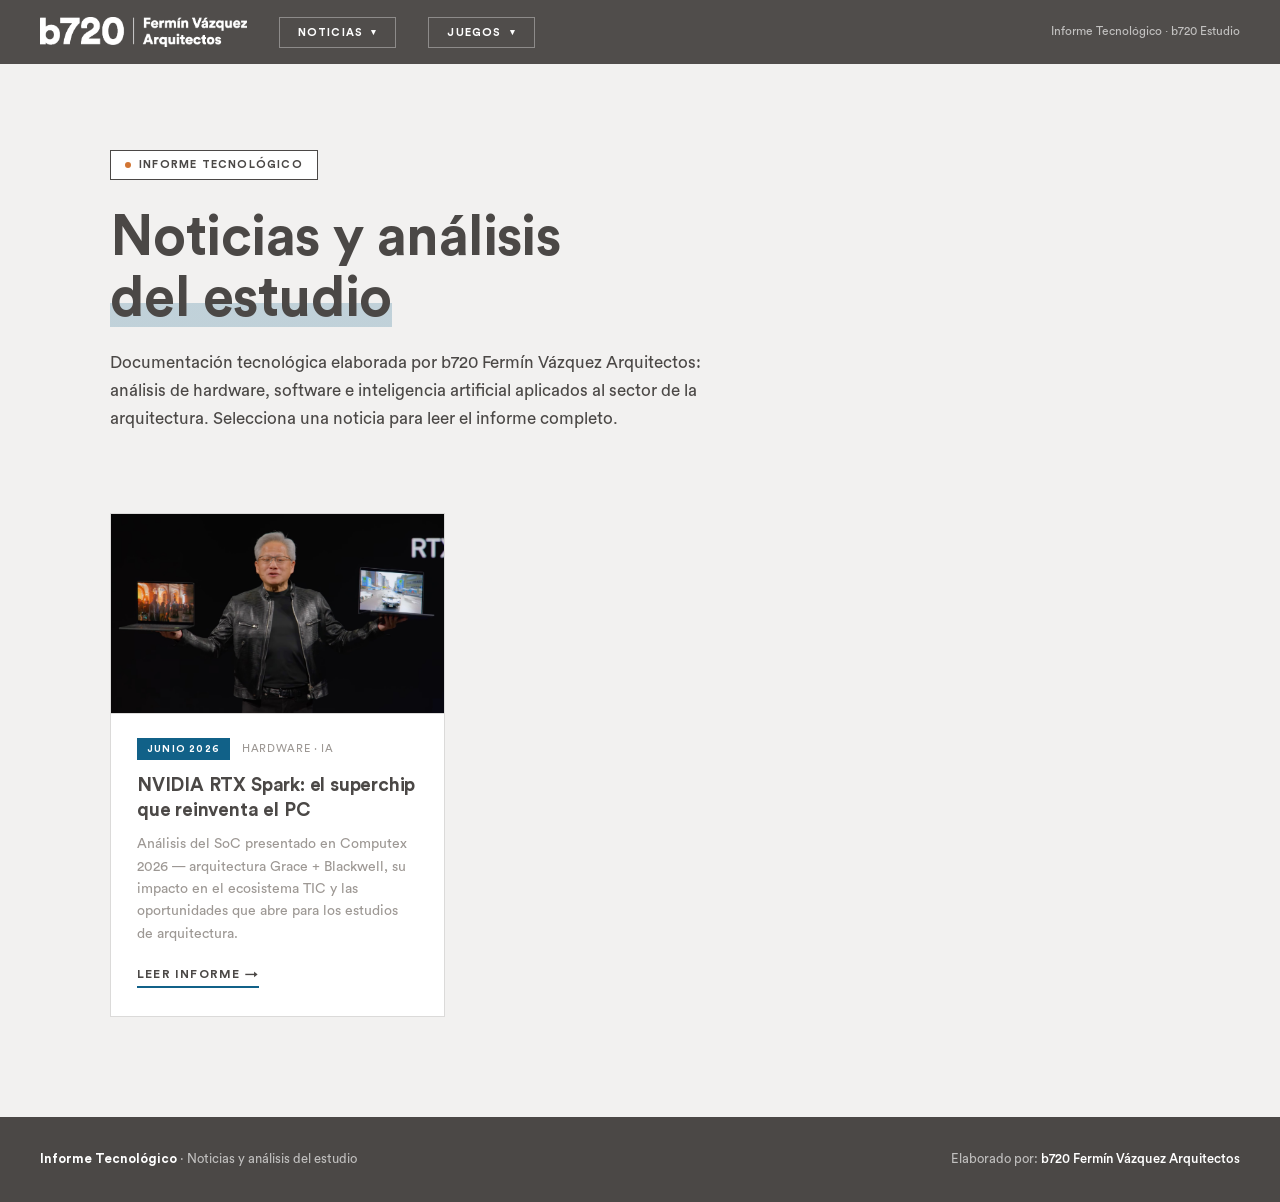
<file: index.html>
<!DOCTYPE html>
<html lang="es">
<head>
  <meta charset="UTF-8" />
  <meta name="viewport" content="width=device-width, initial-scale=1.0" />
  <meta name="robots" content="noindex, nofollow" />
  <title>Informe Tecnológico — b720 Fermín Vázquez Arquitectos</title>
  <link rel="stylesheet" href="design-system/tokens.css" />
  <link rel="stylesheet" href="design-system/topbar.css" />
  <style>
    /* Estética b720.com — tokens en design-system/tokens.css
       Combinaciones de color según IN-Formación v1.3 (Colores.pdf):
       Neutral Black sobre Gris Claro/Blanco · Blanco sobre Neutral Black
       Black 0961 solo sobre Blanco · negro puro prohibido. */

    *, *::before, *::after { box-sizing: border-box; margin: 0; padding: 0; }

    html { scroll-behavior: smooth; }

    body {
      font-family: var(--b720-font-base);
      background: var(--b720-bg);
      color: var(--b720-text);
      line-height: var(--b720-lh-body);
      font-size: 16px;
      min-height: 100vh;
      display: flex;
      flex-direction: column;
    }

    a { color: inherit; text-decoration: none; }

    /* ─── NAVEGACIÓN FLUIDA ──────────────────── */
    body { animation: pageIn .35s ease; }
    @keyframes pageIn { from { opacity: 0; } to { opacity: 1; } }
    body.page-exit { opacity: 0; transition: opacity .22s ease; }

    /* ─── TOPBAR: estilos compartidos en design-system/topbar.css ── */

    /* ─── HEADER ─────────────────────────────── */
    .hub-header {
      padding: 150px 40px 60px;
      max-width: var(--b720-container);
      margin: 0 auto;
      width: 100%;
    }
    .eyebrow {
      display: inline-flex;
      align-items: center;
      gap: 8px;
      font-size: 11px;
      font-weight: var(--b720-weight-bold);
      letter-spacing: var(--b720-tracking-label);
      text-transform: uppercase;
      color: var(--b720-text);
      border: 1px solid var(--b720-neutral-black);
      padding: 5px 14px;
      border-radius: var(--b720-radius);
      margin-bottom: 28px;
      background: var(--b720-bg-card);
    }
    .eyebrow::before {
      content: '';
      width: 6px; height: 6px;
      border-radius: 50%;
      background: var(--b720-naranja);
      animation: pulse 2s infinite;
    }
    @keyframes pulse {
      0%, 100% { opacity: 1; transform: scale(1); }
      50% { opacity: .4; transform: scale(1.4); }
    }
    .hub-header h1 {
      font-size: clamp(32px, 5vw, 56px);
      font-weight: var(--b720-weight-bold);
      line-height: var(--b720-lh-heading);
      letter-spacing: -0.01em;
      color: var(--b720-text);
      margin-bottom: 18px;
    }
    /* Resaltado tipo marcador en Azul corporativo (translúcido para no tapar el texto) */
    .hub-header h1 span {
      background: linear-gradient(transparent 58%, rgba(17, 97, 136, 0.22) 58%);
    }
    .hub-sub {
      font-size: clamp(15px, 2vw, 17px);
      color: var(--b720-text);
      max-width: 620px;
      line-height: 1.65;
    }

    /* ─── GRID DE NOTICIAS ───────────────────── */
    .news-grid {
      max-width: var(--b720-container);
      margin: 0 auto;
      padding: 20px 40px 100px;
      width: 100%;
      display: grid;
      grid-template-columns: repeat(auto-fill, minmax(320px, 1fr));
      gap: 28px;
      flex: 1;
    }
    .news-card {
      display: flex;
      flex-direction: column;
      background: var(--b720-bg-card);
      border: 1px solid var(--b720-surface-2);
      border-radius: var(--b720-radius);
      overflow: hidden;
      transition: border-color .2s, transform .2s, box-shadow .2s;
    }
    .news-card:hover {
      border-color: var(--b720-neutral-black);
      transform: translateY(-3px);
      box-shadow: 0 12px 32px rgba(75,72,70,.14);
      text-decoration: none;
    }
    .news-card img {
      width: 100%;
      height: 200px;
      object-fit: cover;
      display: block;
      border-bottom: 1px solid var(--b720-surface-2);
    }
    .news-body { padding: 24px 26px 28px; display: flex; flex-direction: column; flex: 1; }
    .news-meta {
      display: flex;
      align-items: center;
      gap: 12px;
      margin-bottom: 14px;
      flex-wrap: wrap;
    }
    .news-date {
      font-size: 10px;
      font-weight: var(--b720-weight-bold);
      letter-spacing: var(--b720-tracking-label);
      text-transform: uppercase;
      color: var(--b720-blanco);
      background: var(--b720-azul);
      padding: 3px 10px;
      border-radius: var(--b720-radius);
    }
    .news-tag {
      font-size: 11px;
      letter-spacing: .06em;
      text-transform: uppercase;
      color: var(--b720-text-muted);
    }
    .news-body h2 {
      font-size: 19px;
      font-weight: var(--b720-weight-bold);
      letter-spacing: -0.01em;
      line-height: 1.3;
      color: var(--b720-text);
      margin-bottom: 10px;
    }
    .news-body p {
      font-size: 14px;
      color: var(--b720-text-muted);
      line-height: 1.6;
      margin-bottom: 20px;
      flex: 1;
    }
    .news-link {
      align-self: flex-start;
      font-size: 12px;
      font-weight: var(--b720-weight-bold);
      letter-spacing: var(--b720-tracking-label);
      text-transform: uppercase;
      color: var(--b720-text);
      border-bottom: 2px solid var(--b720-azul);
      padding-bottom: 2px;
    }
    .news-card:hover .news-link { background: var(--b720-azul); color: var(--b720-blanco); border-bottom-color: var(--b720-azul); }

    /* ─── FOOTER (Blanco sobre Neutral Black) ── */
    footer {
      background: var(--b720-bg-inverse);
      color: rgba(255,255,255,.65);
      padding: 32px 40px;
      display: flex;
      justify-content: space-between;
      align-items: center;
      font-size: 13px;
      flex-wrap: wrap;
      gap: 12px;
    }
    footer span { color: var(--b720-text-inverse); font-weight: 500; }

    /* ─── MENÚ LATERAL: estilos compartidos en design-system/topbar.css ── */

    /* ─── MÓVIL / TABLET ─────────────────────── */
    html, body { overflow-x: clip; }
    @media (max-width: 700px) {
      .hub-header { padding: 120px 20px 36px; }
      .news-grid { padding: 10px 20px 70px; grid-template-columns: 1fr; }
      footer { padding: 24px 20px; }
    }
  </style>
</head>
<body>

<!-- ── TOPBAR ─────────────────────────────────────────── -->
<nav class="topbar">
  <div class="topbar-left">
    <a class="topbar-brand" href="index.html" aria-label="b720 Fermín Vázquez Arquitectos — Inicio">
      <img src="NVIDIA_RTX_Spark_assets/b720_logo_horizontal_white.png" alt="b720 Fermín Vázquez Arquitectos" />
    </a>
    <div class="topbar-nav" id="topbarNav">
      <button class="nav-toggle" type="button" aria-haspopup="true" aria-expanded="false">
        Noticias <span class="caret">▾</span>
      </button>
      <div class="nav-dropdown">
        <a href="NVIDIA_RTX_Spark_Informe_Arquitectura.html">
          <span class="nd-date">Junio 2026</span>
          NVIDIA RTX Spark: el superchip que reinventa el PC
        </a>
        <!-- Añadir aquí nuevas noticias (copiar el bloque <a> anterior) -->
      </div>
    </div>
    <div class="topbar-nav">
      <button class="nav-toggle" type="button" aria-haspopup="true" aria-expanded="false">
        Juegos <span class="caret">▾</span>
      </button>
      <div class="nav-dropdown">
        <span class="nd-item-off" aria-disabled="true">
          <span class="nd-date">Cibergame 1</span>
          El arquitecto atacado
          <span class="nd-off">No disponible</span>
        </span>
        <a href="juegos/cibergame2.html">
          <span class="nd-date">Cibergame 2</span>
          Protocolo de seguridad — quiz de ciberseguridad
        </a>
        <a href="juegos/cibergame3.html">
          <span class="nd-date">Cibergame 3</span>
          La torre ciberresiliente — contrarreloj por plantas
        </a>
        <!-- Añadir aquí nuevos juegos (copiar el bloque <a> anterior) -->
      </div>
    </div>
    <!-- Futuras secciones del menú (Opiniones, Recomendaciones, Extras…):
         copiar aquí otro bloque <div class="topbar-nav"> con su botón y desplegable -->
  </div>
  <span class="topbar-meta">Informe Tecnológico · b720 Estudio</span>
  <button class="menu-btn" id="menuBtn" type="button" aria-label="Abrir menú" aria-expanded="false">
    <span></span><span></span><span></span>
  </button>
</nav>

<!-- ── MENÚ LATERAL (móvil) ────────────────────────────── -->
<div class="drawer-overlay" id="drawerOverlay"></div>
<aside class="drawer" id="drawer" aria-label="Menú de navegación">
  <div class="drawer-head">
    <img src="NVIDIA_RTX_Spark_assets/b720_logo_horizontal_white.png" alt="b720 Fermín Vázquez Arquitectos" />
    <button class="drawer-close" id="drawerClose" type="button" aria-label="Cerrar menú">✕</button>
  </div>
  <nav class="drawer-nav">
    <div class="drawer-group">Noticias</div>
    <a href="NVIDIA_RTX_Spark_Informe_Arquitectura.html">NVIDIA RTX Spark: el superchip que reinventa el PC<span>Junio 2026</span></a>
    <!-- Añadir aquí nuevas noticias (copiar el bloque <a> anterior) -->
    <a href="index.html" class="active">Ver todas las noticias<span>Inicio</span></a>
    <div class="drawer-group">Juegos</div>
    <span class="drawer-off" aria-disabled="true">El arquitecto atacado<span>Cibergame 1 · No disponible</span></span>
    <a href="juegos/cibergame2.html">Protocolo de seguridad<span>Cibergame 2 · quiz de ciberseguridad</span></a>
    <a href="juegos/cibergame3.html">La torre ciberresiliente<span>Cibergame 3 · contrarreloj por plantas</span></a>
    <!-- Añadir aquí nuevos juegos (copiar el bloque <a> anterior) -->
  </nav>
</aside>


<!-- ── CABECERA ───────────────────────────────────────── -->
<header class="hub-header">
  <div class="eyebrow">Informe Tecnológico</div>
  <h1>Noticias y análisis<br/><span>del estudio</span></h1>
  <p class="hub-sub">
    Documentación tecnológica elaborada por b720 Fermín Vázquez Arquitectos:
    análisis de hardware, software e inteligencia artificial aplicados al sector
    de la arquitectura. Selecciona una noticia para leer el informe completo.
  </p>
</header>


<!-- ── NOTICIAS ───────────────────────────────────────── -->
<main class="news-grid">

  <a class="news-card" href="NVIDIA_RTX_Spark_Informe_Arquitectura.html">
    <img src="NVIDIA_RTX_Spark_assets/01-hero-hipertextual.jpg" alt="NVIDIA RTX Spark — anuncio en Computex 2026" />
    <div class="news-body">
      <div class="news-meta">
        <span class="news-date">Junio 2026</span>
        <span class="news-tag">Hardware · IA</span>
      </div>
      <h2>NVIDIA RTX Spark: el superchip que reinventa el PC</h2>
      <p>Análisis del SoC presentado en Computex 2026 — arquitectura Grace + Blackwell,
        su impacto en el ecosistema TIC y las oportunidades que abre para los estudios
        de arquitectura.</p>
      <span class="news-link">Leer informe →</span>
    </div>
  </a>

  <!--
    PLANTILLA PARA AÑADIR UNA NUEVA NOTICIA — copiar este bloque dentro de <main class="news-grid">:

  <a class="news-card" href="RUTA_DEL_INFORME.html">
    <img src="RUTA_DE_LA_IMAGEN.jpg" alt="Descripción de la imagen" />
    <div class="news-body">
      <div class="news-meta">
        <span class="news-date">Mes Año</span>
        <span class="news-tag">Categoría</span>
      </div>
      <h2>Título de la noticia</h2>
      <p>Resumen breve del informe en dos o tres líneas.</p>
      <span class="news-link">Leer informe →</span>
    </div>
  </a>

    Recuerda añadir también la noticia al desplegable "Noticias" de la topbar
    de cada informe HTML.
  -->

</main>


<!-- ── FOOTER ─────────────────────────────────────────── -->
<footer>
  <div>
    <strong style="color:var(--b720-blanco);">Informe Tecnológico</strong> ·
    Noticias y análisis del estudio
  </div>
  <div>
    Elaborado por: <span>b720 Fermín Vázquez Arquitectos</span>
  </div>
</footer>

<script>
(function () {
  var navs = Array.prototype.slice.call(document.querySelectorAll('.topbar-nav'));
  navs.forEach(function (nav) {
    var toggle = nav.querySelector('.nav-toggle');
    toggle.addEventListener('click', function (e) {
      e.stopPropagation();
      // Al abrir uno, cerramos los demás
      navs.forEach(function (otro) {
        if (otro !== nav) {
          otro.classList.remove('open');
          otro.querySelector('.nav-toggle').setAttribute('aria-expanded', 'false');
        }
      });
      var open = nav.classList.toggle('open');
      toggle.setAttribute('aria-expanded', open);
    });
  });
  document.addEventListener('click', function (e) {
    navs.forEach(function (nav) {
      if (!nav.contains(e.target)) {
        nav.classList.remove('open');
        nav.querySelector('.nav-toggle').setAttribute('aria-expanded', 'false');
      }
    });
  });

  // Menú lateral (móvil)
  var drawer = document.getElementById('drawer');
  var drawerOverlay = document.getElementById('drawerOverlay');
  var menuBtn = document.getElementById('menuBtn');
  function cerrarDrawer() {
    drawer.classList.remove('open');
    drawerOverlay.classList.remove('show');
    menuBtn.setAttribute('aria-expanded', 'false');
    document.body.style.overflow = '';
  }
  menuBtn.addEventListener('click', function () {
    drawer.classList.add('open');
    drawerOverlay.classList.add('show');
    menuBtn.setAttribute('aria-expanded', 'true');
    document.body.style.overflow = 'hidden';
  });
  document.getElementById('drawerClose').addEventListener('click', cerrarDrawer);
  drawerOverlay.addEventListener('click', cerrarDrawer);
  document.addEventListener('keydown', function (e) { if (e.key === 'Escape') cerrarDrawer(); });

  // Navegación fluida: fundido de salida antes de cambiar de página
  var enlaces = Array.prototype.slice.call(document.querySelectorAll('.nav-dropdown a, .drawer-nav a, a.news-card'));
  enlaces.forEach(function (link) {
    if (link.target === '_blank') return;
    link.addEventListener('click', function (e) {
      e.preventDefault();
      var href = link.getAttribute('href');
      document.body.classList.add('page-exit');
      setTimeout(function () { window.location.href = href; }, 220);
    });
  });
  // Si se vuelve con el botón "atrás" (bfcache), restauramos la opacidad
  window.addEventListener('pageshow', function (e) {
    if (e.persisted) {
      document.body.classList.remove('page-exit');
      cerrarDrawer();
    }
  });
})();
</script>

</body>
</html>
</file>
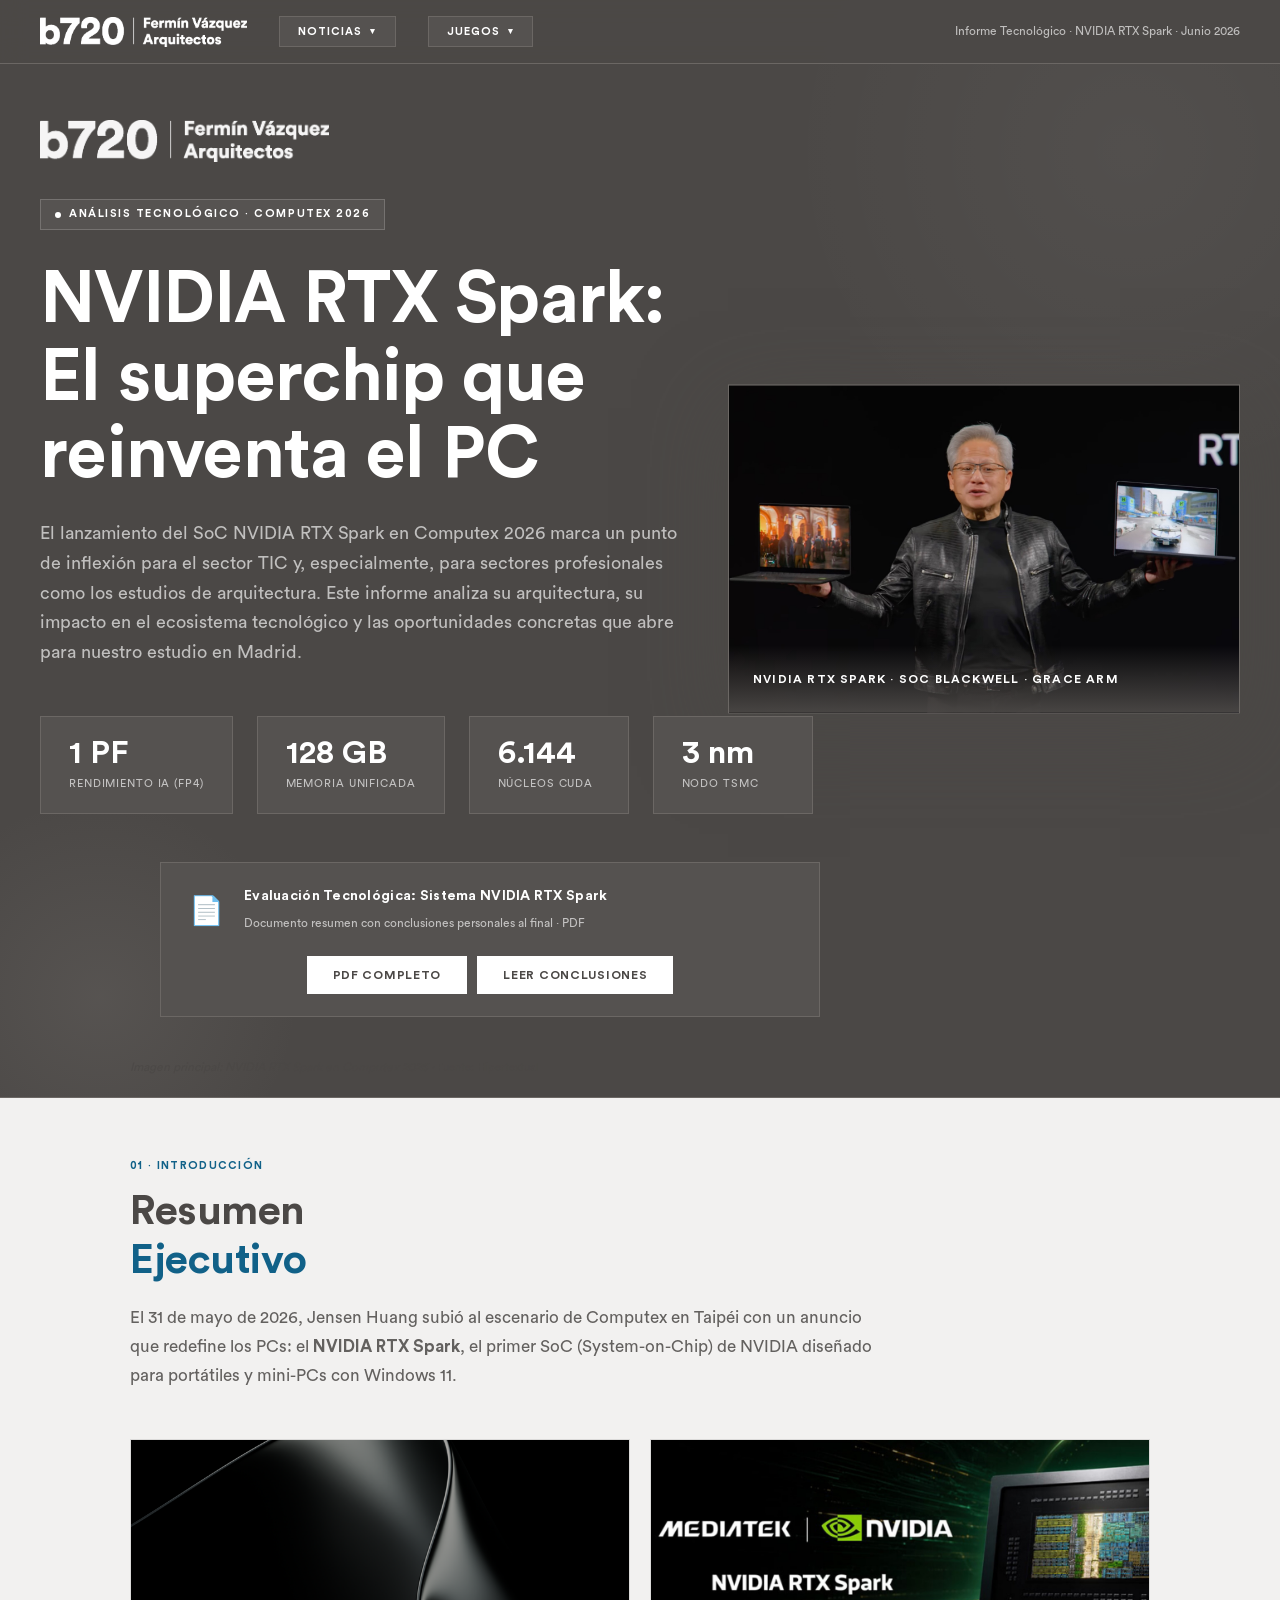
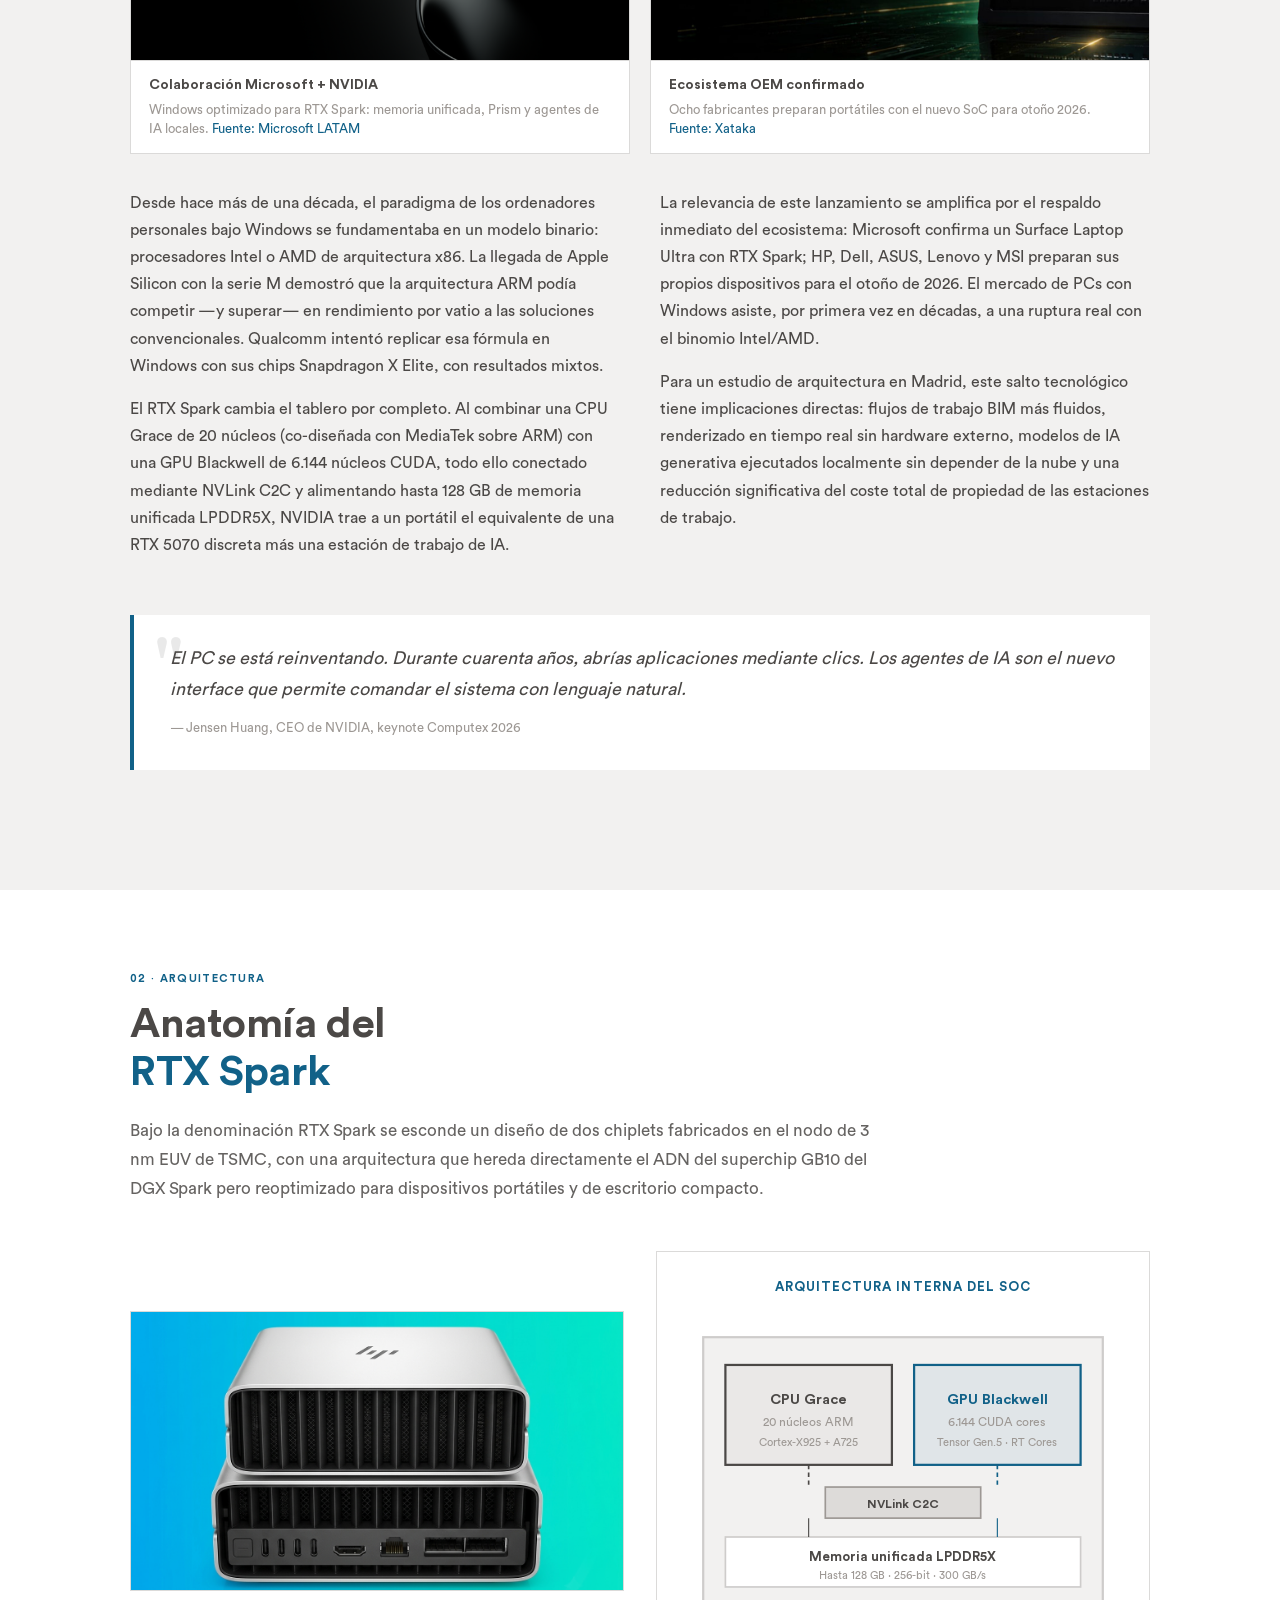
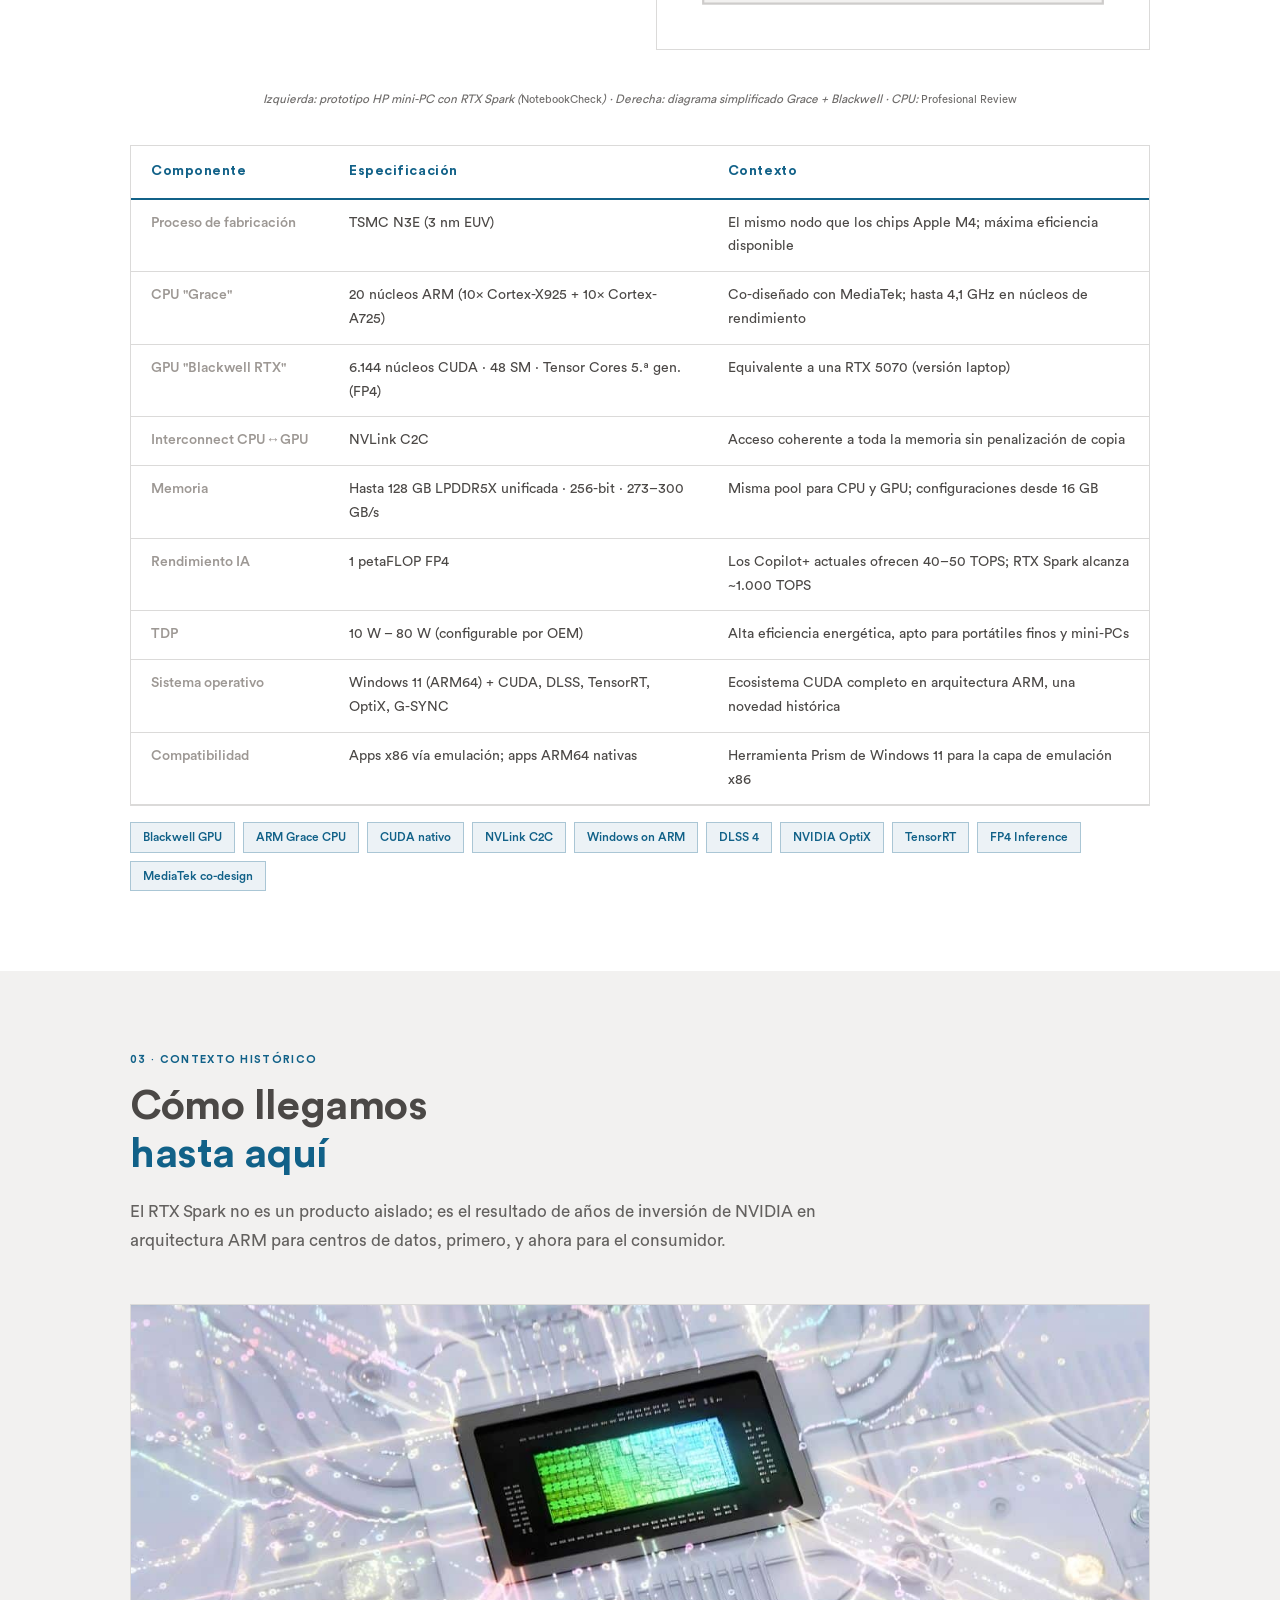
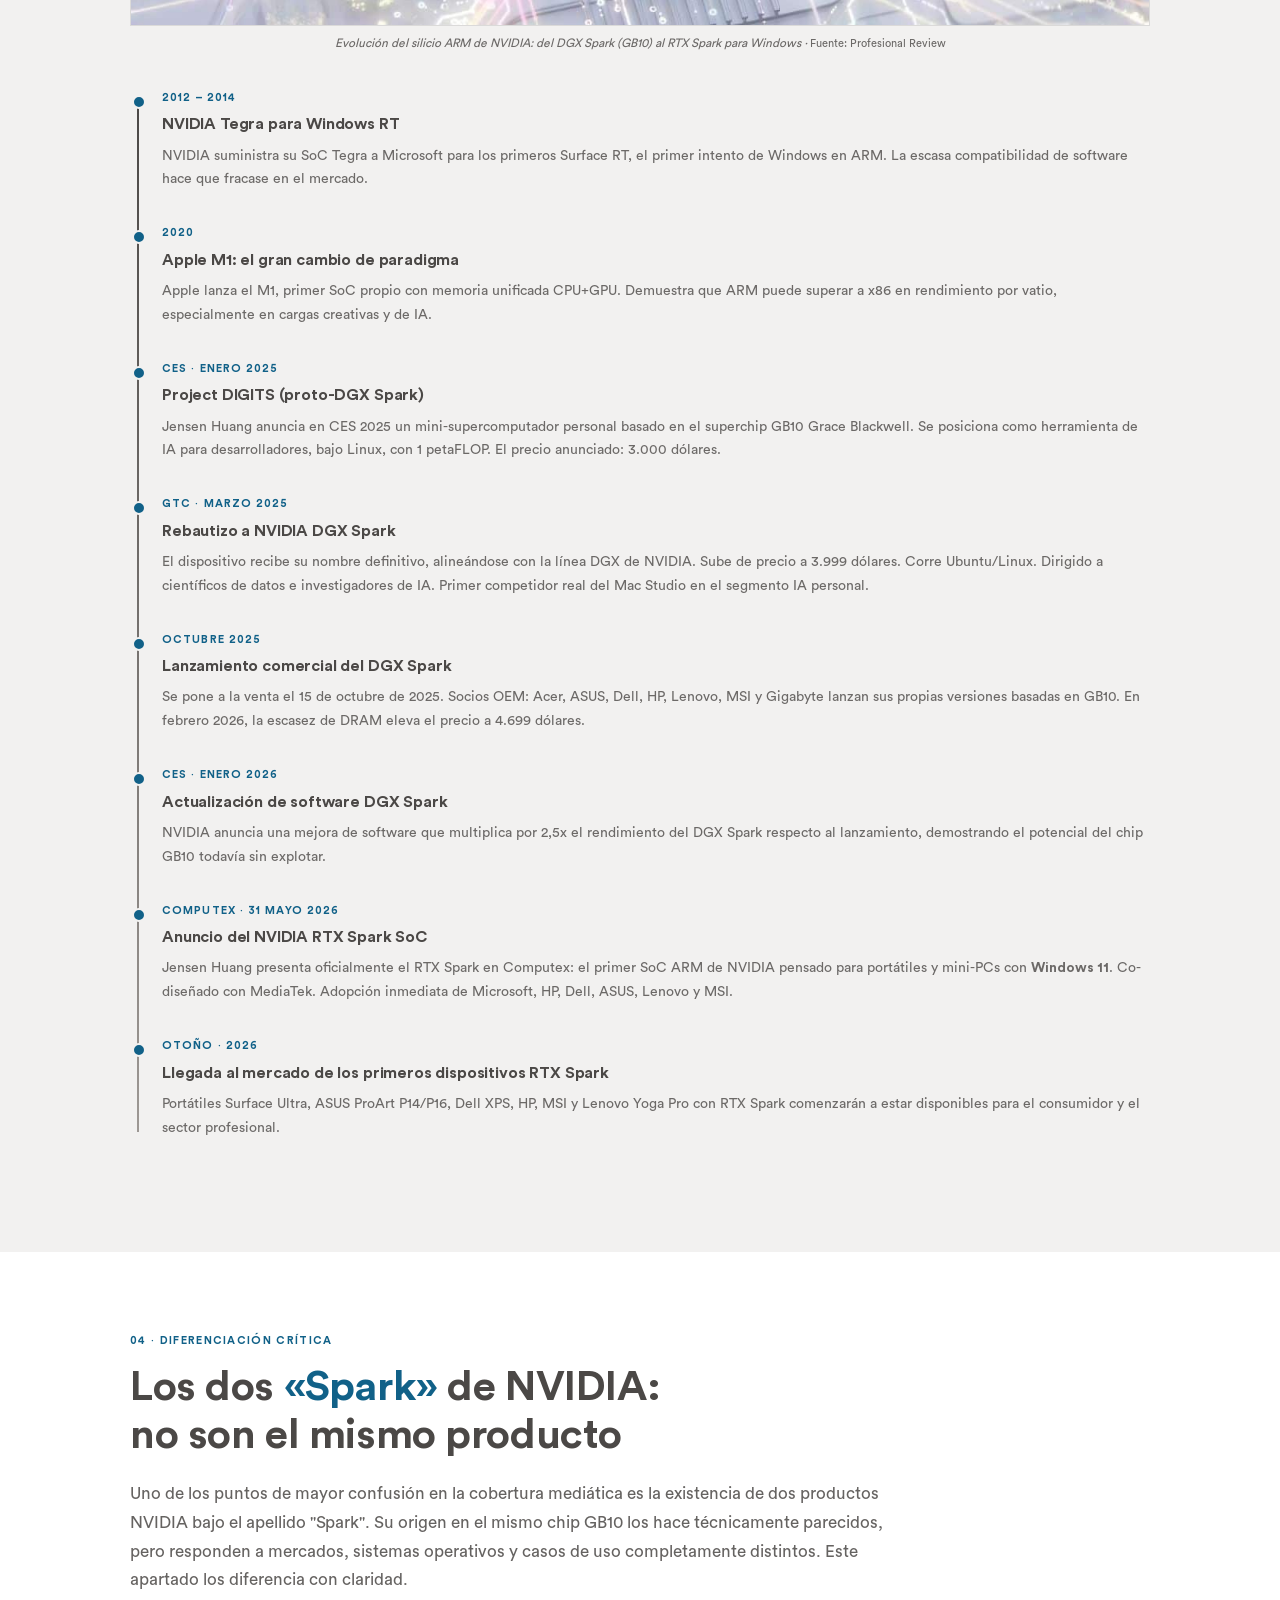
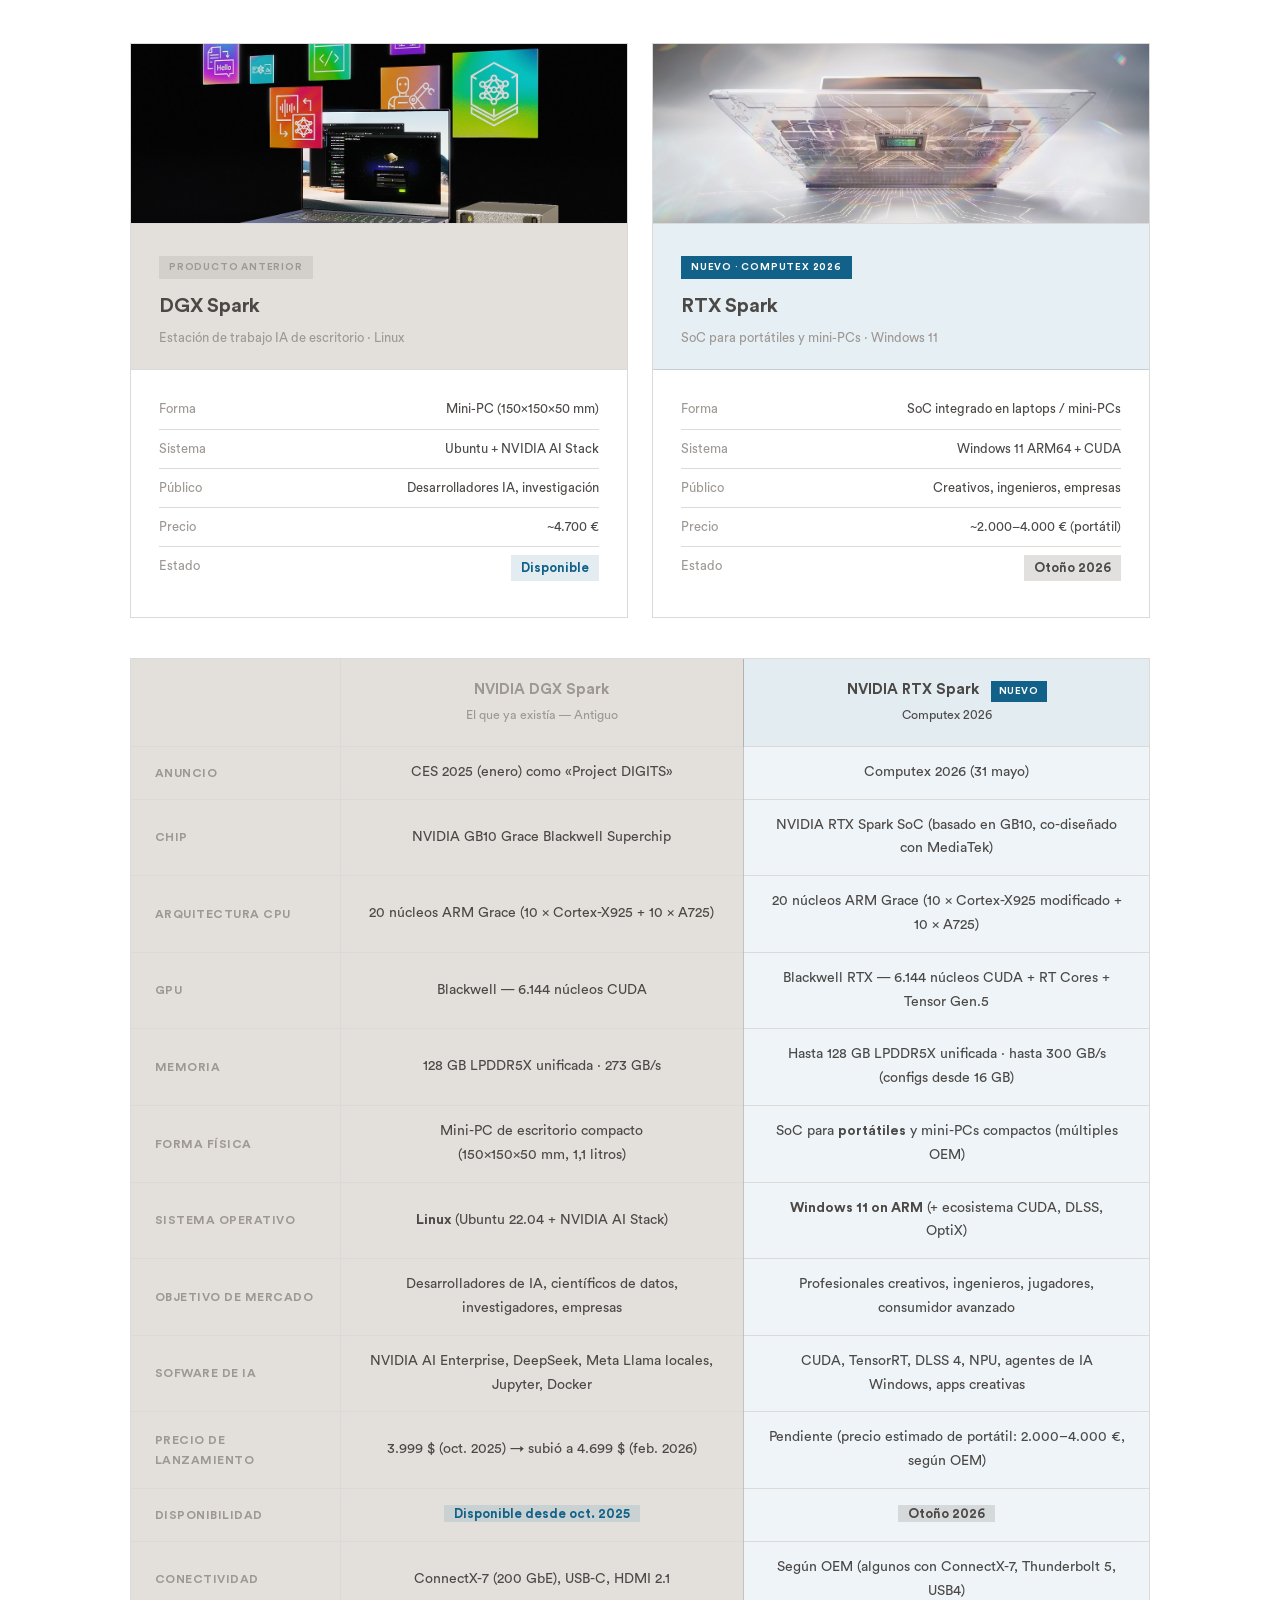
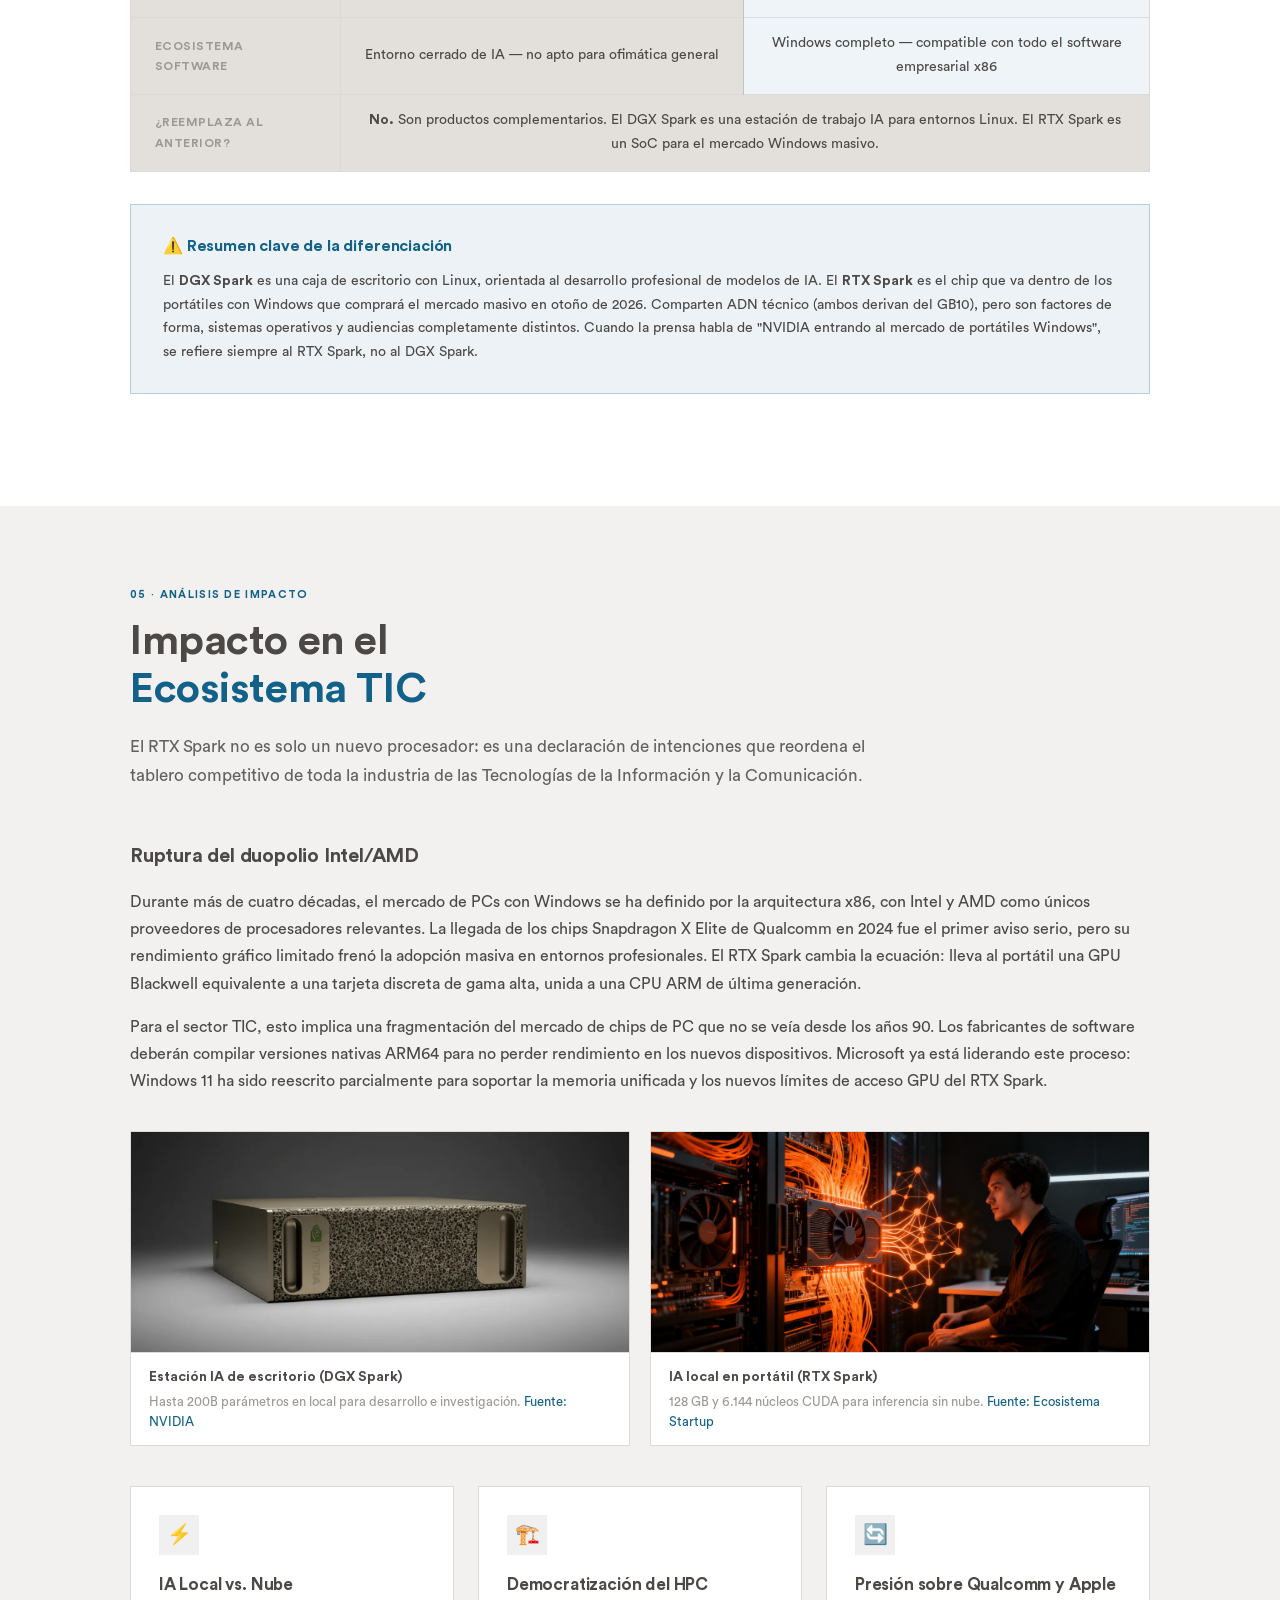
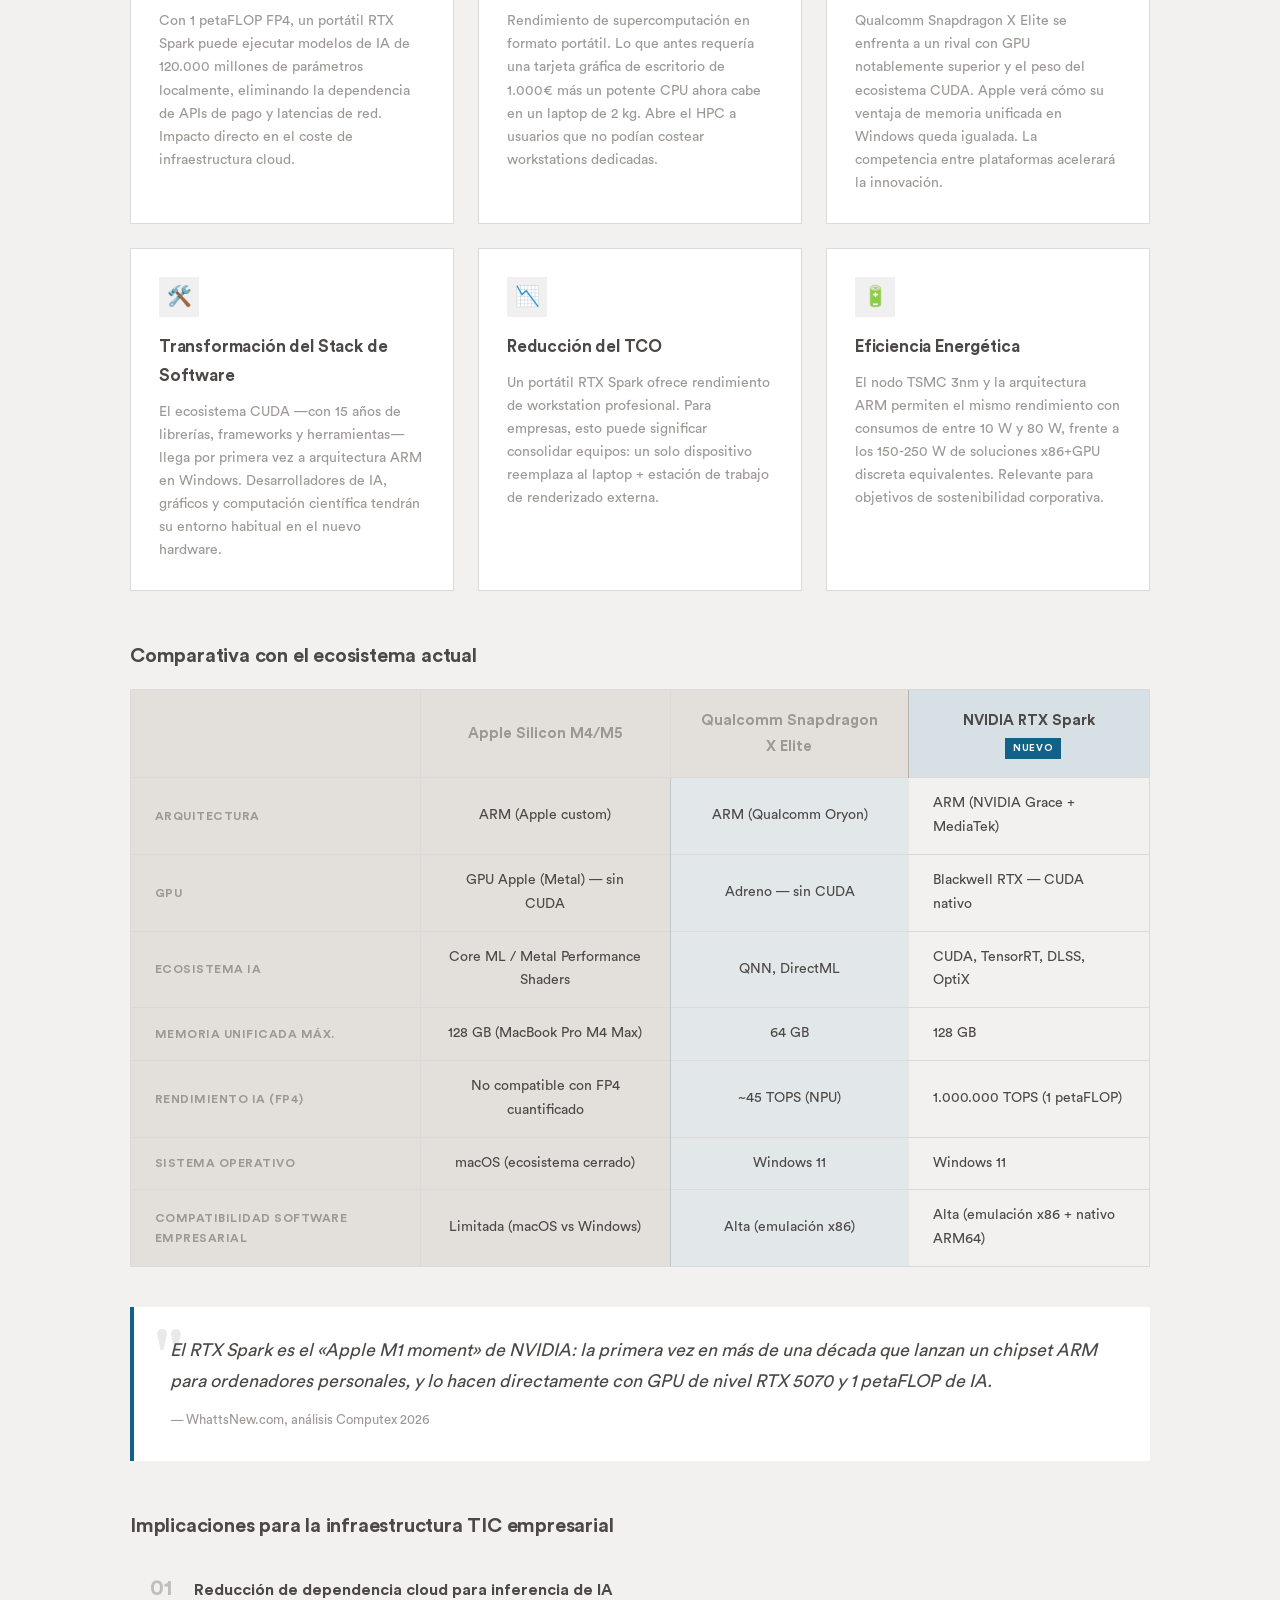
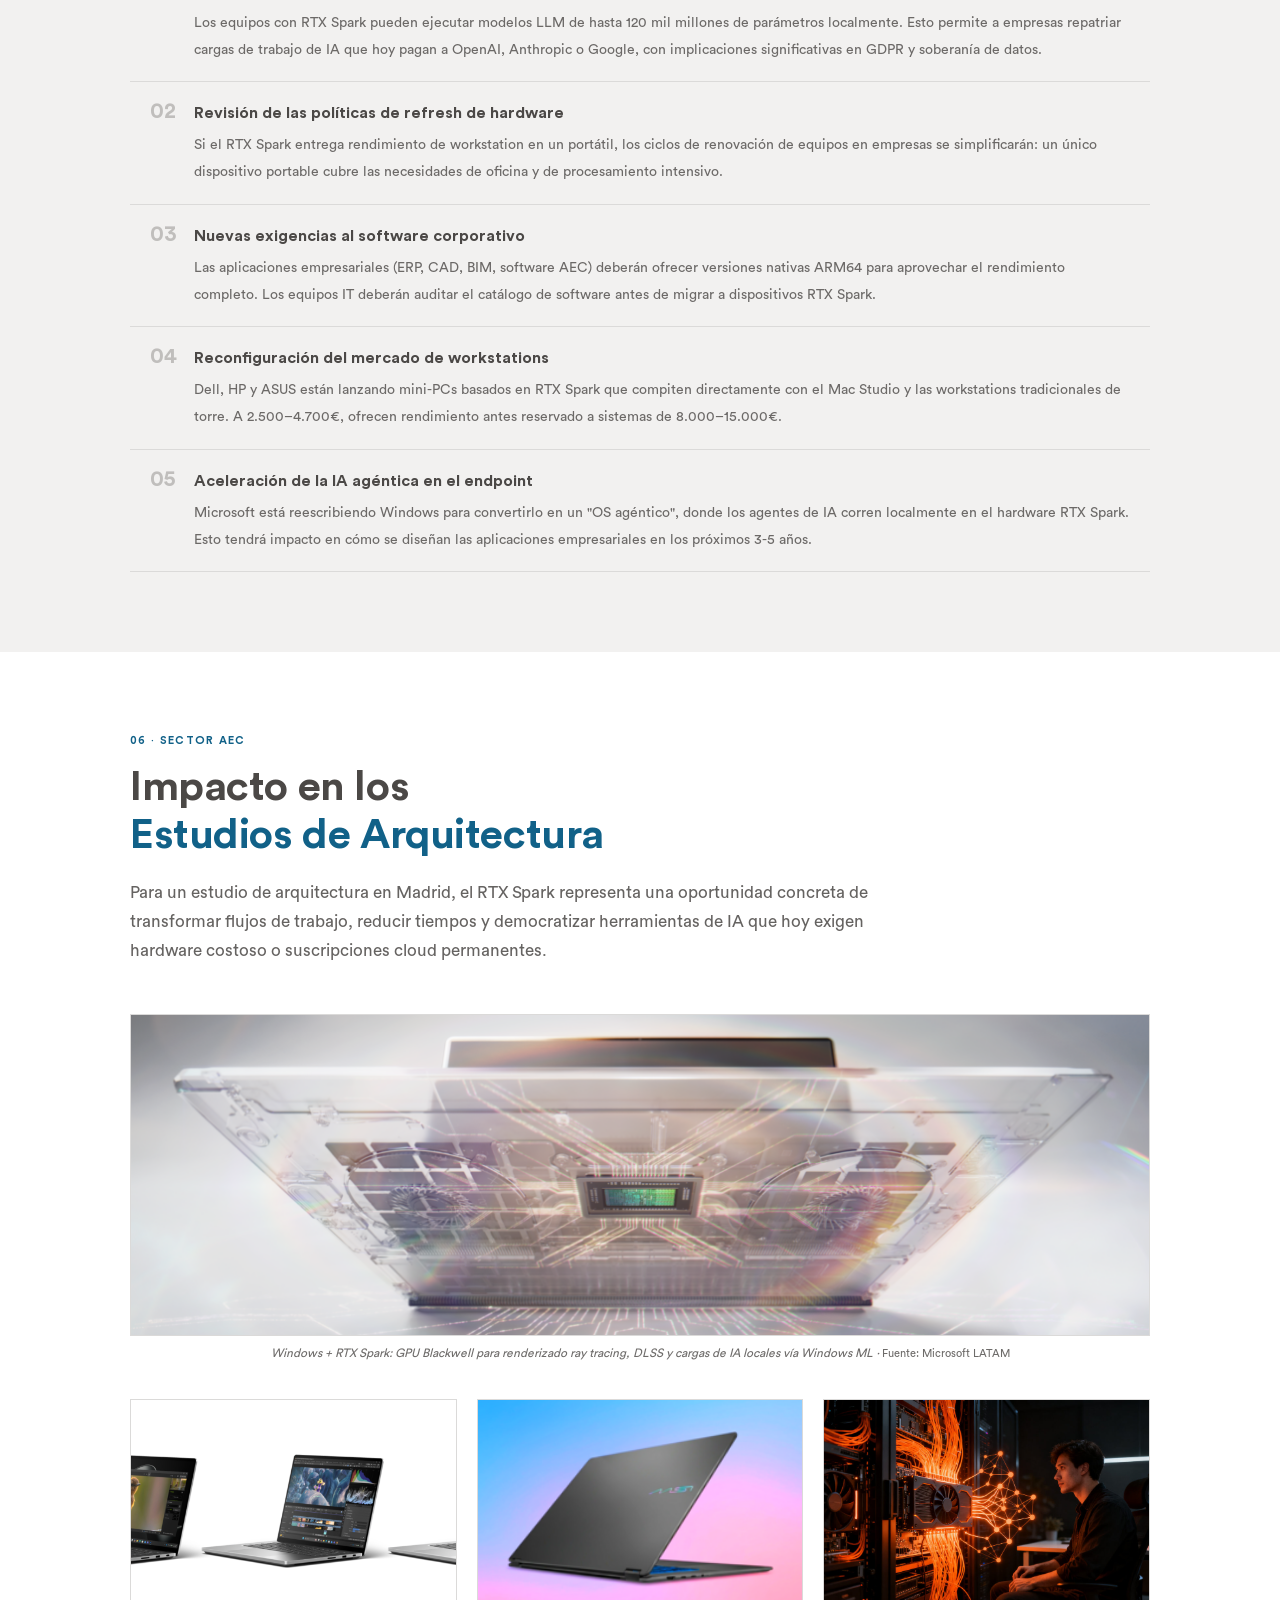
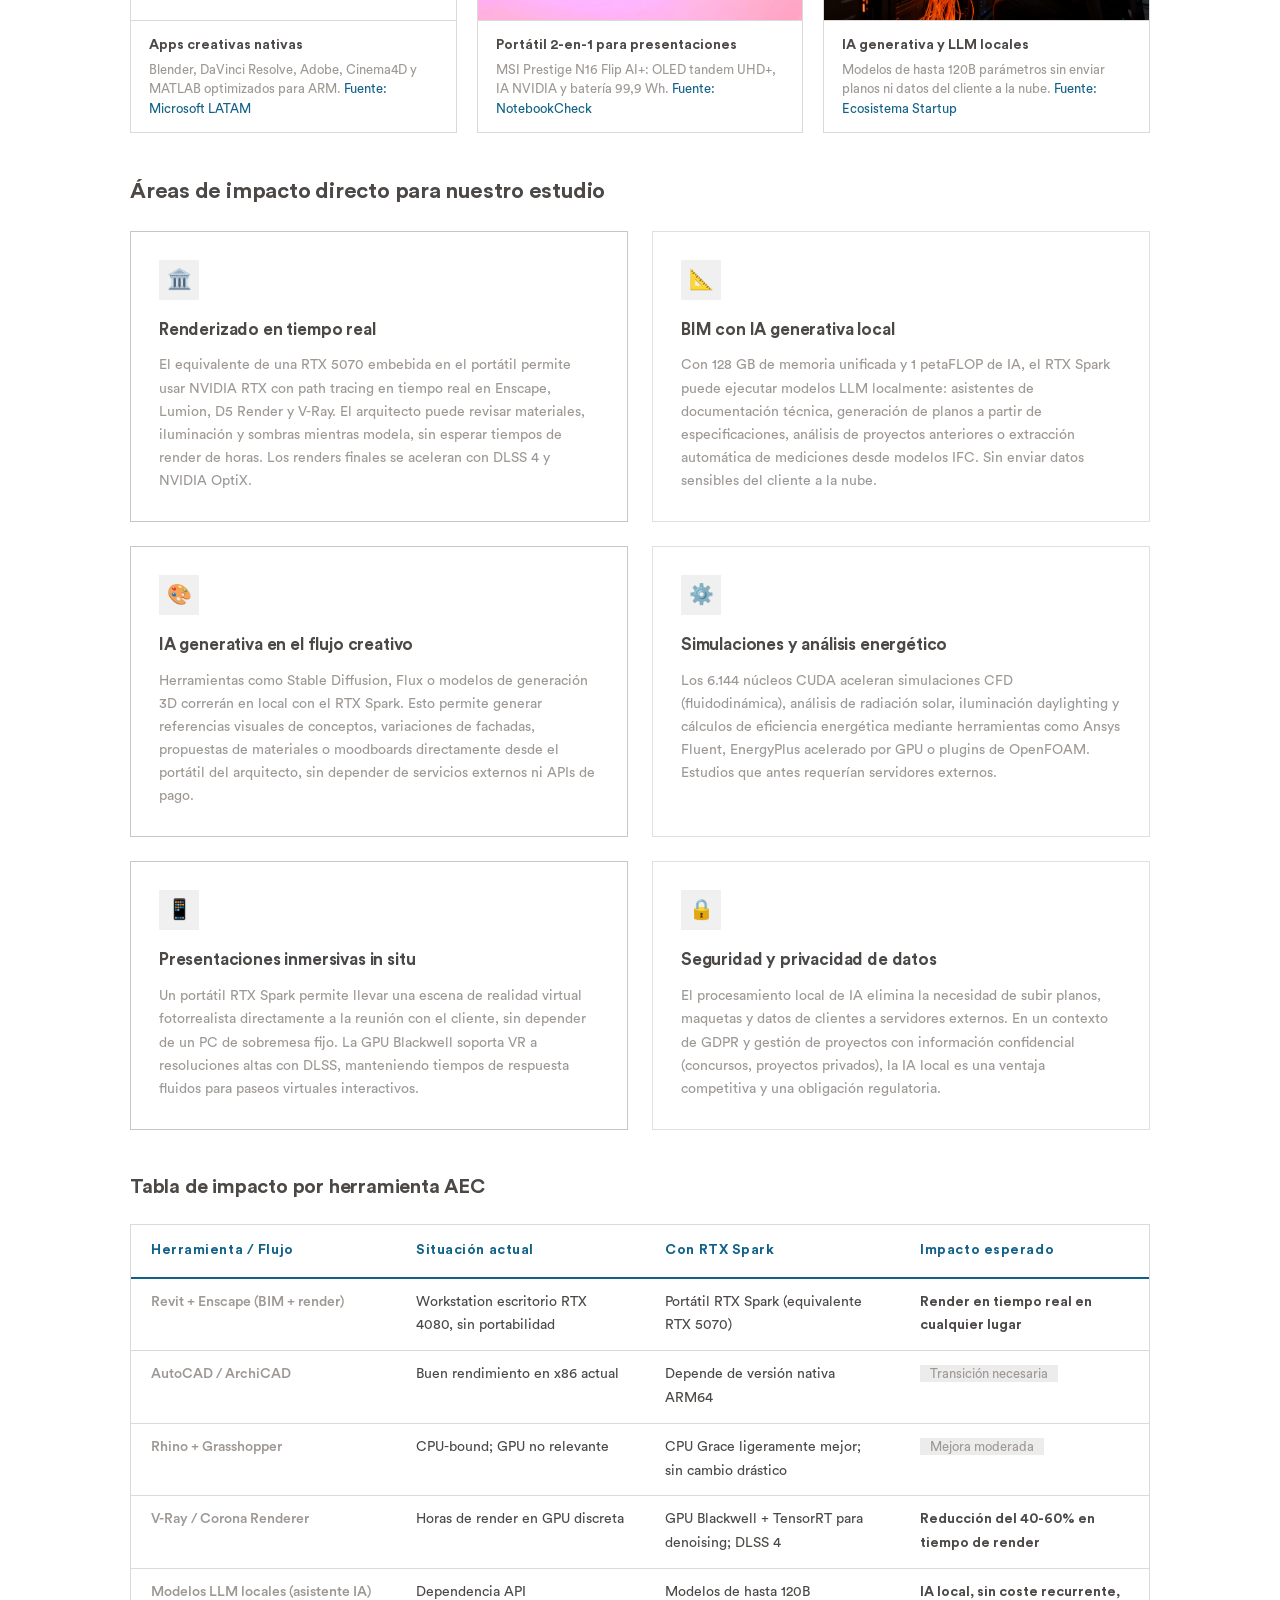
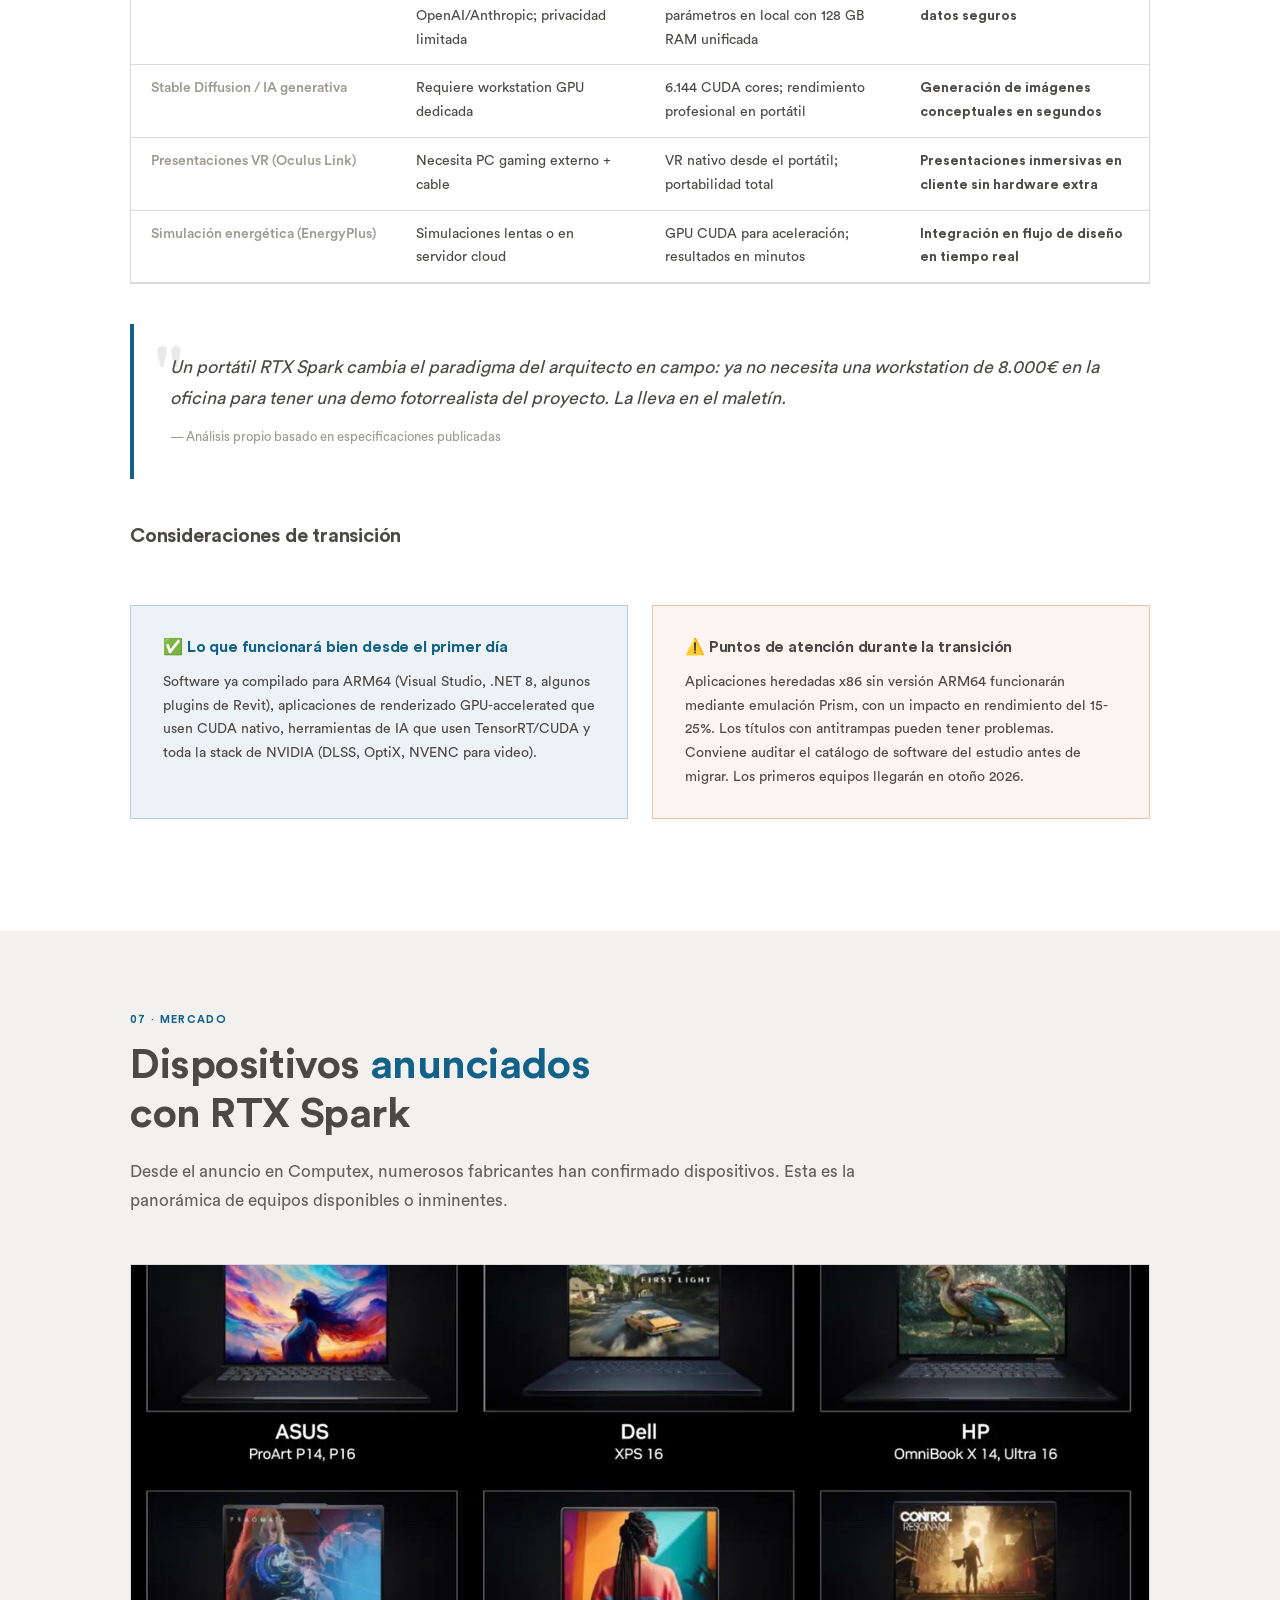
<file: NVIDIA_RTX_Spark_Informe_Arquitectura.html>
﻿<!DOCTYPE html>
<html lang="es">
<head>
  <meta charset="UTF-8" />
  <meta name="viewport" content="width=device-width, initial-scale=1.0" />
  <meta name="robots" content="noindex, nofollow" />
  <title>NVIDIA RTX Spark — Impacto en TIC y Estudios de Arquitectura</title>
  <link rel="stylesheet" href="design-system/tokens.css" />
  <style>
    :root {
      /* Paleta corporativa b720 — IN-Formación v1.3 (Colores.pdf) + b720.com
         Tema claro como la web del estudio: Gris Claro #F2F1F0 de fondo,
         Neutral Black #4B4846 para texto, Azul #116188 como acento de informe.
         El negro puro (#000) está prohibido. Tokens en design-system/tokens.css */
      --accent:   #4B4846;
      --brand-d:  #4B4846;
      --brand-l:  #9D9894;
      --green:    #116188; /* azul corporativo — acento del informe */
      --green-d:  #116188;
      --green-l:  #116188;
      --cyan:     #9D9894;
      --bg:       #F2F1F0; /* Gris Claro — fondo de página como b720.com */
      --bg2:      #FFFFFF; /* secciones alternas */
      --bg3:      #E3E0DC; /* superficie cálida */
      --card:     #FFFFFF;
      --border:   #DBDAD9;
      --text:     #4B4846; /* Neutral Black sobre Gris Claro/Blanco */
      --muted:    #9D9894; /* Black 0961 — secundario, sobre Blanco */
      --ink:      #4B4846; /* énfasis: Neutral Black en claro, Blanco en oscuro */
      --white:    #FFFFFF;
    }

    /* Zonas oscuras (portada, topbar, drawer, footer):
       Blanco sobre Neutral Black, como las portadas de informe b720.
       El acento sobre Neutral Black es el propio Blanco (combinación aprobada). */
    .topbar, .drawer, .hero, footer {
      --bg:     #4B4846;
      --bg2:    #514E4B;
      --bg3:    #555250;
      --card:   #555250;
      --border: #6B6764;
      --text:   #FFFFFF;
      --muted:  rgba(255,255,255,.65);
      --ink:    #FFFFFF;
      --accent: #FFFFFF;
      --green:  #FFFFFF;
      --green-l:#FFFFFF;
      --green-d:#FFFFFF;
    }

    /* Los desplegables de la topbar son tarjetas blancas, como en el hub */
    .nav-dropdown {
      --bg2:    #FFFFFF;
      --text:   #4B4846;
      --muted:  #9D9894;
      --border: #DBDAD9;
      --ink:    #4B4846;
    }

    *, *::before, *::after { box-sizing: border-box; margin: 0; padding: 0; }

    html { scroll-behavior: smooth; }

    body {
      font-family: 'Circular', 'Helvetica Neue', Helvetica, Arial, sans-serif;
      background: var(--bg);
      color: var(--text);
      line-height: 1.7;
      font-size: 16px;
    }

    /* ─── NAVEGACIÓN FLUIDA ──────────────────── */
    body { animation: pageIn .35s ease; }
    @keyframes pageIn { from { opacity: 0; } to { opacity: 1; } }
    body.page-exit { opacity: 0; transition: opacity .22s ease; }

    h1, h2, h3, h4, h5 {
      font-family: 'Circular', 'Helvetica Neue', Helvetica, Arial, sans-serif;
      letter-spacing: -0.01em;
      font-weight: 700; /* títulos siempre bold, como en b720.com */
    }

    a { color: var(--green); text-decoration: none; }
    a:hover { text-decoration: underline; }

    /* ─── TOPBAR ─────────────────────────────── */
    .topbar {
      position: fixed; top: 0; left: 0; right: 0;
      z-index: 100;
      background: rgba(75,72,70,.96);
      backdrop-filter: blur(12px);
      border-bottom: 1px solid var(--border);
      padding: 0 40px;
      height: 64px;
      display: flex;
      align-items: center;
      justify-content: space-between;
    }
    .topbar-brand { display: flex; align-items: center; }
    .topbar-brand img {
      height: 30px;
      width: auto;
      display: block;
    }
    .topbar-meta {
      font-size: 12px;
      color: var(--muted);
    }
    .topbar-left { display: flex; align-items: center; gap: 32px; }
    @media (max-width: 760px) { .topbar-meta { display: none; } }

    /* ─── TOPBAR NAV (selector de noticias) ──── */
    .topbar-nav { position: relative; }
    .nav-toggle {
      font-family: inherit;
      font-size: 11px;
      font-weight: 600;
      letter-spacing: .1em;
      text-transform: uppercase;
      color: var(--text);
      background: rgba(255,255,255,.06);
      border: 1px solid var(--border);
      border-radius: 0;
      padding: 8px 18px;
      cursor: pointer;
      display: inline-flex;
      align-items: center;
      gap: 8px;
      transition: border-color .2s;
    }
    .nav-toggle:hover { border-color: rgba(255,255,255,.45); }
    .nav-toggle .caret { font-size: 9px; transition: transform .2s; }
    .topbar-nav.open .caret { transform: rotate(180deg); }
    .nav-dropdown {
      position: absolute;
      top: calc(100% + 12px);
      left: 0;
      min-width: 340px;
      background: var(--bg2);
      border: 1px solid var(--border);
      border-radius: 0;
      padding: 8px;
      display: none;
      box-shadow: 0 12px 32px rgba(75,72,70,.18);
    }
    .topbar-nav.open .nav-dropdown { display: block; }
    .nav-dropdown a {
      display: block;
      padding: 12px 14px;
      border-radius: 0;
      font-size: 13px;
      line-height: 1.45;
      color: var(--text);
    }
    .nav-dropdown a:hover { background: #F2F1F0; text-decoration: none; }
    .nav-dropdown a.active { background: #F2F1F0; box-shadow: inset 3px 0 0 var(--ink); }
    .nav-dropdown .nd-date {
      display: block;
      font-size: 10px;
      letter-spacing: .08em;
      text-transform: uppercase;
      color: var(--muted);
      margin-bottom: 3px;
    }
    .nav-dropdown .nd-all {
      border-top: 1px solid var(--border);
      margin-top: 6px;
      color: var(--muted);
      font-size: 12px;
    }
    /* Juego retirado: visible pero sin enlace */
    .nav-dropdown .nd-item-off {
      display: block;
      padding: 12px 14px;
      border-radius: 0;
      font-size: 13px;
      line-height: 1.45;
      color: var(--muted);
      opacity: .55;
      cursor: not-allowed;
      user-select: none;
    }
    .nav-dropdown .nd-item-off .nd-off {
      display: block;
      margin-top: 3px;
      font-size: 10px;
      letter-spacing: .08em;
      text-transform: uppercase;
      color: var(--muted);
    }

    /* ─── HERO ───────────────────────────────── */
    .hero {
      min-height: 100vh;
      padding: 120px 40px 80px;
      display: flex;
      flex-direction: column;
      justify-content: center;
      position: relative;
      overflow: hidden;
      background: var(--bg); /* Blanco sobre Neutral Black: sin esto el texto blanco caía sobre Gris Claro (combinación prohibida) */
      border-bottom: 1px solid var(--border);
    }

    .hero::before {
      content: '';
      position: absolute;
      top: -200px; right: -200px;
      width: 700px; height: 700px;
      background: radial-gradient(circle, rgba(255,255,255,.04) 0%, transparent 70%);
      pointer-events: none;
    }
    .hero::after {
      content: '';
      position: absolute;
      bottom: -100px; left: -100px;
      width: 400px; height: 400px;
      background: radial-gradient(circle, rgba(157,152,148,.14) 0%, transparent 70%);
      pointer-events: none;
    }

    .hero-inner { max-width: 900px; position: relative; z-index: 2; }

    .hero-eyebrow {
      display: inline-flex;
      align-items: center;
      gap: 8px;
      font-size: 11px;
      font-weight: 600;
      letter-spacing: .14em;
      text-transform: uppercase;
      color: var(--accent);
      background: rgba(255,255,255,.06);
      border: 1px solid rgba(255,255,255,.18);
      padding: 5px 14px;
      border-radius: 0;
      margin-bottom: 32px;
    }
    .hero-eyebrow::before {
      content: '';
      width: 6px; height: 6px;
      border-radius: 50%;
      background: var(--accent);
      animation: pulse 2s infinite;
    }
    @keyframes pulse {
      0%, 100% { opacity: 1; transform: scale(1); }
      50% { opacity: .4; transform: scale(1.4); }
    }

    .hero h1 {
      font-size: clamp(36px, 6vw, 72px);
      font-weight: 700;
      line-height: 1.08;
      color: var(--ink);
      margin-bottom: 24px;
    }
    .hero h1 span { color: var(--accent); }

    .hero-sub {
      font-size: clamp(15px, 2vw, 18px);
      color: var(--muted);
      max-width: 640px;
      line-height: 1.65;
      margin-bottom: 48px;
    }

    .hero-stats {
      display: flex;
      flex-wrap: wrap;
      gap: 24px;
    }
    .stat {
      background: var(--card);
      border: 1px solid var(--border);
      border-radius: 0;
      padding: 20px 28px;
      min-width: 160px;
    }
    .stat-value {
      font-family: 'Circular', 'Helvetica Neue', Helvetica, Arial, sans-serif;
      font-size: 32px;
      font-weight: 700;
      color: var(--green);
      line-height: 1;
    }
    .stat-label {
      font-size: 11px;
      letter-spacing: .08em;
      text-transform: uppercase;
      color: var(--muted);
      margin-top: 6px;
    }

    /* ─── DOCUMENTO PDF (hero) ───────────────── */
    .hero-doc {
      margin: 48px auto 0;
      max-width: 660px;
      display: flex;
      align-items: center;
      justify-content: center;
      gap: 20px;
      background: var(--card);
      border: 1px solid var(--border);
      border-radius: 0;
      padding: 22px 28px;
      flex-wrap: wrap;
    }
    .hero-doc-icon { font-size: 28px; line-height: 1; }
    .hero-doc-text { flex: 1; min-width: 240px; }
    .hero-doc-text strong {
      display: block;
      font-size: 14px;
      font-weight: 600;
      color: var(--ink);
      letter-spacing: .02em;
    }
    .hero-doc-text span { font-size: 12px; color: var(--muted); }
    .hero-doc-btns { display: flex; gap: 10px; flex-wrap: wrap; }
    .pdf-btn {
      font-family: inherit;
      font-size: 12px;
      font-weight: 600;
      letter-spacing: .06em;
      text-transform: uppercase;
      color: var(--brand-d);
      background: var(--ink);
      border: none;
      border-radius: 0;
      padding: 12px 26px;
      cursor: pointer;
      white-space: nowrap;
      transition: opacity .2s, transform .2s;
    }
    .pdf-btn:hover { opacity: .85; transform: translateY(-1px); }

    /* ─── MODAL VISOR PDF ────────────────────── */
    .pdf-modal {
      position: fixed;
      inset: 0;
      z-index: 300;
      display: none;
      align-items: center;
      justify-content: center;
      padding: 3vh 3vw;
      background: rgba(75,72,70,.88);
      backdrop-filter: blur(8px);
    }
    .pdf-modal.open { display: flex; }
    .pdf-modal-box {
      width: 100%;
      max-width: 1040px;
      height: 100%;
      max-height: 94vh;
      background: var(--bg2);
      border: 1px solid var(--border);
      border-radius: 0;
      display: flex;
      flex-direction: column;
      overflow: hidden;
      box-shadow: 0 32px 120px rgba(75,72,70,.7);
    }
    .pdf-modal-box.concl {
      max-width: 760px;
      max-height: 85vh;
    }
    .pdf-modal-head {
      display: flex;
      align-items: center;
      justify-content: space-between;
      gap: 16px;
      padding: 14px 20px;
      border-bottom: 1px solid var(--border);
      flex-wrap: wrap;
    }
    .pdf-modal-head strong {
      font-size: 12px;
      font-weight: 600;
      letter-spacing: .08em;
      text-transform: uppercase;
      color: var(--ink);
    }
    .pdf-modal-actions { display: flex; align-items: center; gap: 10px; }
    .pdf-download {
      font-size: 11px;
      font-weight: 600;
      letter-spacing: .06em;
      text-transform: uppercase;
      color: var(--text);
      border: 1px solid var(--border);
      border-radius: 0;
      padding: 7px 16px;
      transition: border-color .2s;
    }
    .pdf-download:hover { border-color: rgba(75,72,70,.45); text-decoration: none; }
    .pdf-close {
      font-family: inherit;
      background: none;
      border: 1px solid var(--border);
      color: var(--text);
      width: 32px;
      height: 32px;
      border-radius: 50%;
      cursor: pointer;
      font-size: 13px;
      line-height: 1;
      transition: border-color .2s;
    }
    .pdf-close:hover { border-color: rgba(75,72,70,.45); }
    .pdf-modal iframe {
      flex: 1;
      width: 100%;
      border: none;
      background: var(--bg3);
    }
    /* Visor de conclusiones: imagen de la página, con scroll propio */
    .pdf-concl-scroll {
      flex: 1;
      width: 100%;
      overflow: auto;
      background: var(--bg3);
      display: none;
      text-align: center;
    }
    .pdf-concl-scroll img {
      display: block;
      width: 100%;
      max-width: 820px;
      margin: 0 auto;
      height: auto;
    }
    /* En modo conclusiones ocultamos el iframe y mostramos la imagen */
    .pdf-modal-box.concl #pdfFrame { display: none; }
    .pdf-modal-box.concl .pdf-concl-scroll { display: block; }

    .hero-img-wrap {
      position: absolute;
      right: 40px; top: 50%;
      transform: translateY(-50%);
      width: 40%;
      max-width: 520px;
      border-radius: 0;
      overflow: hidden;
      border: 1px solid var(--border);
      box-shadow: 0 24px 80px rgba(75,72,70,.55);
    }
    .hero-img-wrap img {
      width: 100%;
      height: 340px;
      object-fit: cover;
      display: block;
    }
    .hero-img-overlay {
      background: linear-gradient(to top, rgba(75,72,70,.95) 0%, rgba(75,72,70,.4) 60%, transparent 100%);
      padding: 20px 24px;
      margin-top: -80px;
      position: relative;
      z-index: 1;
    }
    .hero-img-overlay span {
      font-family: 'Circular', 'Helvetica Neue', Helvetica, Arial, sans-serif;
      font-size: 12px;
      font-weight: 600;
      letter-spacing: .1em;
      text-transform: uppercase;
      color: var(--accent);
    }
    @media (max-width: 900px) { .hero-img-wrap { display: none; } }

    /* ─── SECTION WRAPPER ─────────────────────── */
    section { padding: 80px 40px; max-width: 1100px; margin: 0 auto; }
    section + section { border-top: 1px solid var(--border); }

    .section-alt {
      background: var(--bg2);
      max-width: 100%;
      padding: 80px 0;
    }
    .section-alt > .inner { max-width: 1100px; margin: 0 auto; padding: 0 40px; }

    .eyebrow {
      font-size: 11px;
      font-weight: 600;
      letter-spacing: .12em;
      text-transform: uppercase;
      color: var(--green);
      margin-bottom: 12px;
    }

    h2.section-title {
      font-size: clamp(26px, 4vw, 42px);
      font-weight: 700;
      color: var(--ink);
      line-height: 1.15;
      margin-bottom: 20px;
    }
    h2.section-title span { color: var(--green); }

    .lead {
      font-size: 17px;
      color: var(--text);
      opacity: .85; /* Black 0961 sobre Gris Claro está prohibido: usamos Neutral Black suavizado */
      max-width: 760px;
      line-height: 1.7;
      margin-bottom: 48px;
    }

    p { margin-bottom: 16px; }

    /* ─── GRID CARDS ─────────────────────────── */
    .grid-2 { display: grid; grid-template-columns: 1fr 1fr; gap: 24px; }
    .grid-3 { display: grid; grid-template-columns: repeat(3, 1fr); gap: 24px; }
    .grid-4 { display: grid; grid-template-columns: repeat(4, 1fr); gap: 20px; }
    @media (max-width: 900px) {
      .grid-2, .grid-3, .grid-4 { grid-template-columns: 1fr; }
    }
    @media (min-width: 600px) and (max-width: 900px) {
      .grid-3, .grid-4 { grid-template-columns: 1fr 1fr; }
    }

    .card {
      background: var(--card);
      border: 1px solid var(--border);
      border-radius: 0;
      padding: 28px;
      transition: border-color .2s, transform .2s;
      overflow: hidden;
    }
    .card-thumb {
      width: calc(100% + 56px);
      margin: -28px -28px 20px;
      height: 140px;
      object-fit: cover;
      display: block;
      border-bottom: 1px solid var(--border);
    }
    .card:hover {
      border-color: var(--ink);
      transform: translateY(-2px);
      box-shadow: 0 12px 32px rgba(75,72,70,.12);
    }
    .card-icon {
      width: 40px; height: 40px;
      border-radius: 0;
      background: rgba(75,72,70,.08);
      display: flex; align-items: center; justify-content: center;
      margin-bottom: 16px;
      font-size: 20px;
    }
    .card h3 {
      font-size: 17px;
      font-weight: 600;
      color: var(--ink);
      margin-bottom: 10px;
    }
    .card p {
      font-size: 14px;
      color: var(--muted);
      line-height: 1.65;
      margin-bottom: 0;
    }

    /* ─── TABLA DESLIZABLE (scroll horizontal) ─ */
    .table-scroll {
      overflow-x: auto;
      -webkit-overflow-scrolling: touch;
      border: 1px solid var(--border);
      border-radius: 0;
    }
    .table-scroll .spec-table { min-width: 700px; }

    /* ─── SPEC TABLE ─────────────────────────── */
    .spec-table {
      width: 100%;
      border-collapse: collapse;
      font-size: 14px;
    }
    .spec-table th {
      background: var(--card);
      color: var(--green);
      font-family: 'Circular', 'Helvetica Neue', Helvetica, Arial, sans-serif;
      font-weight: 600;
      letter-spacing: .04em;
      text-align: left;
      padding: 14px 20px;
      border-bottom: 2px solid var(--green-d);
    }
    .spec-table td {
      padding: 12px 20px;
      border-bottom: 1px solid var(--border);
      color: var(--text);
      vertical-align: top;
    }
    .spec-table tr:hover td { background: rgba(75,72,70,.04); }
    .spec-table td:first-child { color: var(--muted); font-weight: 500; white-space: nowrap; }

    /* ─── COMPARISON TABLE ───────────────────── */
    .compare-wrap {
      overflow-x: auto;
      border-radius: 0;
      border: 1px solid var(--border);
    }
    .compare-table {
      width: 100%;
      border-collapse: collapse;
      font-size: 14px;
    }
    .compare-table thead tr th {
      padding: 18px 24px;
      text-align: center;
      font-family: 'Circular', 'Helvetica Neue', Helvetica, Arial, sans-serif;
      font-weight: 700;
      font-size: 15px;
    }
    .compare-table thead tr th:first-child { text-align: left; background: var(--bg3); }
    .compare-table thead tr th.col-old {
      background: var(--bg3);
      color: var(--muted);
      border-left: 1px solid var(--border);
    }
    .compare-table thead tr th.col-new {
      background: rgba(17,97,136,.12); /* columna destacada — tinte Azul corporativo */
      color: var(--text);
      border-left: 1px solid rgba(75,72,70,.3);
    }
    .compare-table thead tr th.col-new .badge {
      display: inline-block;
      background: var(--green);
      color: #FFFFFF;
      font-size: 10px;
      font-weight: 700;
      letter-spacing: .06em;
      text-transform: uppercase;
      padding: 2px 8px;
      border-radius: 0;
      margin-left: 8px;
    }
    .compare-table tbody tr td {
      padding: 14px 24px;
      border-top: 1px solid var(--border);
      color: var(--text);
    }
    .compare-table tbody tr td:first-child {
      background: var(--bg3);
      color: var(--muted);
      font-weight: 600;
      font-size: 12px;
      letter-spacing: .04em;
      text-transform: uppercase;
    }
    .compare-table tbody tr td:nth-child(2) {
      background: var(--bg3);
      border-left: 1px solid var(--border);
      text-align: center;
    }
    .compare-table tbody tr td:nth-child(3) {
      background: rgba(17,97,136,.07); /* columna destacada — tinte Azul corporativo */
      border-left: 1px solid rgba(75,72,70,.2);
      text-align: center;
    }
    .compare-table tbody tr:hover td { filter: brightness(.97); }
    .check { color: var(--green); font-weight: 700; }
    .cross { color: #D27533; }

    /* ─── ENLACE COMPRA / RESERVA ────────────── */
    .buy-link {
      display: inline-flex;
      align-items: center;
      gap: 6px;
      margin-top: 18px;
      font-size: 12px;
      font-weight: 600;
      letter-spacing: .05em;
      text-transform: uppercase;
      color: var(--ink);
      border: 1px solid rgba(75,72,70,.35);
      border-radius: 0;
      padding: 8px 18px;
      transition: background .2s, border-color .2s;
    }
    .buy-link:hover {
      background: rgba(75,72,70,.06);
      border-color: var(--ink);
      text-decoration: none;
    }

    /* ─── CHIPS / TAGS ───────────────────────── */
    .tags { display: flex; flex-wrap: wrap; gap: 8px; margin-top: 16px; }
    .tag {
      font-size: 12px;
      font-weight: 500;
      padding: 4px 12px;
      border-radius: 0;
      background: rgba(17,97,136,.08);
      border: 1px solid rgba(17,97,136,.3);
      color: var(--green-l);
    }

    /* ─── QUOTE BLOCK ────────────────────────── */
    .blockquote {
      margin: 40px 0;
      padding: 28px 36px;
      background: var(--card);
      border-left: 4px solid var(--green);
      border-radius: 0;
      position: relative;
    }
    .blockquote::before {
      content: '"';
      position: absolute;
      top: 10px; left: 20px;
      font-size: 80px;
      font-family: 'Circular', 'Helvetica Neue', Helvetica, Arial, sans-serif;
      color: rgba(75,72,70,.12);
      line-height: 1;
      pointer-events: none;
    }
    .blockquote p {
      font-size: 18px;
      font-style: italic;
      color: var(--ink);
      position: relative;
      z-index: 1;
      margin-bottom: 10px;
    }
    .blockquote cite {
      font-size: 13px;
      color: var(--muted);
      font-style: normal;
    }

    /* ─── IMAGES & FIGURES ───────────────────── */
    .img-band {
      width: 100%;
      border-radius: 0;
      border: 1px solid var(--border);
      overflow: hidden;
      margin: 32px 0 8px;
    }
    .img-band img {
      width: 100%;
      height: 320px;
      object-fit: cover;
      display: block;
    }
    .img-band.tall img { height: 400px; }
    .img-caption {
      font-size: 12px;
      color: var(--text);
      opacity: .8;
      text-align: center;
      margin: 8px 0 36px;
      font-style: italic;
      line-height: 1.5;
    }
    .img-caption a { color: var(--text); font-style: normal; font-size: 11px; }
    .img-grid {
      display: grid;
      grid-template-columns: 1fr 1fr;
      gap: 20px;
      margin: 36px 0;
    }
    .img-grid.cols-3 { grid-template-columns: repeat(3, 1fr); }
    @media (max-width: 800px) {
      .img-grid, .img-grid.cols-3 { grid-template-columns: 1fr; }
    }
    figure.fig-card {
      border-radius: 0;
      border: 1px solid var(--border);
      overflow: hidden;
      background: var(--card);
      margin: 0;
    }
    figure.fig-card img {
      width: 100%;
      height: 220px;
      object-fit: cover;
      display: block;
    }
    figure.fig-card figcaption {
      padding: 14px 18px;
      font-size: 13px;
      color: var(--muted);
      line-height: 1.5;
      border-top: 1px solid var(--border);
    }
    figure.fig-card figcaption strong {
      display: block;
      color: var(--ink);
      font-size: 14px;
      margin-bottom: 4px;
    }
    .figure-split {
      display: grid;
      grid-template-columns: 1fr 1fr;
      gap: 32px;
      align-items: center;
      margin: 40px 0;
    }
    .figure-split img {
      width: 100%;
      border-radius: 0;
      border: 1px solid var(--border);
      height: 280px;
      object-fit: cover;
    }
    .figure-split .diagram-wrap {
      border-radius: 0;
      border: 1px solid var(--border);
      background: var(--card);
      padding: 24px;
    }
    @media (max-width: 800px) { .figure-split { grid-template-columns: 1fr; } }
    .diagram-wrap svg { width: 100%; height: auto; display: block; }
    .diagram-title {
      font-family: 'Circular', 'Helvetica Neue', Helvetica, Arial, sans-serif;
      font-size: 13px;
      font-weight: 600;
      color: var(--green);
      text-transform: uppercase;
      letter-spacing: .08em;
      margin-bottom: 16px;
      text-align: center;
    }

    .product-compare {
      display: grid;
      grid-template-columns: 1fr 1fr;
      gap: 24px;
      margin: 40px 0;
    }
    .product-card {
      border-radius: 0;
      border: 1px solid var(--border);
      overflow: hidden;
      background: var(--card);
    }
    .product-card-img {
      width: 100%;
      height: 180px;
      object-fit: cover;
      display: block;
      border-bottom: 1px solid var(--border);
    }
    .product-card-header {
      padding: 28px 28px 20px;
      border-bottom: 1px solid var(--border);
    }
    .product-card-header.dgx { background: var(--bg3); }
    .product-card-header.rtx {
      background: rgba(17,97,136,.1); /* producto destacado — tinte Azul corporativo */
      border-bottom-color: rgba(75,72,70,.2);
    }
    .product-badge {
      display: inline-block;
      font-size: 10px;
      font-weight: 700;
      letter-spacing: .08em;
      text-transform: uppercase;
      padding: 3px 10px;
      border-radius: 0;
      margin-bottom: 10px;
    }
    .product-badge.old { background: rgba(157,152,148,.22); color: var(--muted); }
    .product-badge.new { background: var(--green); color: #FFFFFF; }
    .product-card-header h4 {
      font-size: 20px;
      color: var(--ink);
      margin-bottom: 4px;
    }
    .product-card-header p {
      font-size: 13px;
      color: var(--muted);
      margin-bottom: 0;
    }
    .product-card-body { padding: 20px 28px 28px; }
    .product-card-body ul {
      list-style: none;
      font-size: 13px;
      color: var(--text);
    }
    .product-card-body li {
      padding: 8px 0;
      border-bottom: 1px solid var(--border);
      display: flex;
      justify-content: space-between;
      gap: 16px;
    }
    .product-card-body li:last-child { border-bottom: none; }
    .product-card-body li span:first-child { color: var(--muted); }
    @media (max-width: 700px) { .product-compare { grid-template-columns: 1fr; } }

    /* ─── TIMELINE ───────────────────────────── */
    .timeline { position: relative; padding-left: 32px; }
    .timeline::before {
      content: '';
      position: absolute;
      left: 7px; top: 8px; bottom: 8px;
      width: 2px;
      background: linear-gradient(to bottom, var(--accent), var(--brand-l));
    }
    .timeline-item {
      position: relative;
      margin-bottom: 32px;
    }
    .timeline-item::before {
      content: '';
      position: absolute;
      left: -30px; top: 6px;
      width: 14px; height: 14px;
      border-radius: 50%;
      background: var(--green);
      border: 2px solid var(--bg);
    }
    .timeline-date {
      font-size: 11px;
      font-weight: 600;
      letter-spacing: .1em;
      text-transform: uppercase;
      color: var(--green);
      margin-bottom: 4px;
    }
    .timeline-item h4 {
      font-size: 16px;
      font-weight: 600;
      color: var(--ink);
      margin-bottom: 6px;
    }
    .timeline-item p { font-size: 14px; color: var(--text); opacity: .8; margin-bottom: 0; }

    /* ─── NUMBERED LIST ──────────────────────── */
    .num-list { counter-reset: item; list-style: none; }
    .num-list li {
      counter-increment: item;
      padding: 18px 20px 18px 64px;
      position: relative;
      border-bottom: 1px solid var(--border);
    }
    .num-list li::before {
      content: counter(item, decimal-leading-zero);
      position: absolute;
      left: 20px; top: 18px;
      font-family: 'Circular', 'Helvetica Neue', Helvetica, Arial, sans-serif;
      font-size: 22px;
      font-weight: 700;
      color: rgba(75,72,70,.3);
      line-height: 1;
    }
    .num-list li strong {
      display: block;
      font-weight: 600;
      color: var(--ink);
      margin-bottom: 4px;
    }
    .num-list li span { font-size: 14px; color: var(--text); opacity: .8; }

    /* ─── TWO-COL TEXT ───────────────────────── */
    .two-col { display: grid; grid-template-columns: 1fr 1fr; gap: 40px; }
    @media (max-width: 700px) { .two-col { grid-template-columns: 1fr; } }

    /* ─── HIGHLIGHT BOX ──────────────────────── */
    .highlight-box {
      background: rgba(17,97,136,.08); /* caja destacada — tinte Azul corporativo */
      border: 1px solid rgba(17,97,136,.25);
      border-radius: 0;
      padding: 28px 32px;
      margin: 32px 0;
    }
    .highlight-box h3 {
      font-size: 16px;
      color: var(--green-l);
      font-weight: 600;
      margin-bottom: 10px;
    }
    .highlight-box p { font-size: 14px; color: var(--text); margin-bottom: 0; }

    /* ─── PILL TABLE ─────────────────────────── */
    .pill-green { background: rgba(17,97,136,.12); color: var(--green-l); padding: 2px 10px; border-radius: 0; font-size: 13px; font-weight: 600; }
    .pill-cyan  { background: rgba(157,152,148,.3); color: var(--ink); padding: 2px 10px; border-radius: 0; font-size: 13px; font-weight: 600; }
    .pill-gray  { background: rgba(157,152,148,.18); color: var(--muted); padding: 2px 10px; border-radius: 0; font-size: 13px; }

    /* ─── SOURCES ────────────────────────────── */
    .sources {
      background: var(--bg3);
      border-top: 1px solid var(--border);
      padding: 60px 40px;
    }
    .sources .inner { max-width: 1100px; margin: 0 auto; }
    .source-grid { columns: 2; column-gap: 40px; }
    .source-item {
      break-inside: avoid;
      font-size: 13px;
      padding: 8px 0;
      border-bottom: 1px solid rgba(75,72,70,.18);
      color: var(--text);
    }
    .source-item a { color: var(--text); font-size: 12px; }

    /* ─── FOOTER ─────────────────────────────── */
    footer {
      background: var(--bg);
      border-top: 1px solid var(--border);
      padding: 32px 40px;
      display: flex;
      justify-content: space-between;
      align-items: center;
      font-size: 13px;
      color: var(--muted);
      flex-wrap: wrap;
      gap: 12px;
    }
    footer span { color: var(--ink); font-weight: 500; }
    .hero-brand {
      margin-bottom: 28px;
    }
    .hero-brand img {
      height: 42px;
      width: auto;
      opacity: .95;
    }

    /* ─── MENÚ LATERAL (móvil, estilo b720.com) ─ */
    .menu-btn {
      display: none;
      flex-direction: column;
      justify-content: center;
      gap: 5px;
      width: 42px;
      height: 42px;
      padding: 9px;
      background: none;
      border: none;
      cursor: pointer;
    }
    .menu-btn span {
      display: block;
      height: 2px;
      width: 100%;
      background: var(--ink);
      border-radius: 0;
    }
    .drawer-overlay {
      position: fixed;
      inset: 0;
      z-index: 290;
      background: rgba(75,72,70,.55);
      backdrop-filter: blur(3px);
      opacity: 0;
      pointer-events: none;
      transition: opacity .3s ease;
    }
    .drawer-overlay.show { opacity: 1; pointer-events: auto; }
    .drawer {
      position: fixed;
      top: 0; right: 0; bottom: 0;
      z-index: 295;
      width: min(82vw, 340px);
      background: var(--bg2);
      border-left: 1px solid var(--border);
      transform: translateX(100%);
      transition: transform .3s ease;
      display: flex;
      flex-direction: column;
      overflow-y: auto;
    }
    .drawer.open { transform: translateX(0); }
    .drawer-head {
      display: flex;
      align-items: center;
      justify-content: space-between;
      padding: 16px 20px;
      border-bottom: 1px solid var(--border);
      flex-shrink: 0;
    }
    .drawer-head img { height: 24px; width: auto; display: block; }
    .drawer-close {
      font-family: inherit;
      background: none;
      border: 1px solid var(--border);
      color: var(--text);
      width: 34px;
      height: 34px;
      border-radius: 50%;
      cursor: pointer;
      font-size: 14px;
      line-height: 1;
    }
    .drawer-nav { padding: 4px 0 32px; }
    .drawer-group {
      font-size: 10px;
      font-weight: 700;
      letter-spacing: .14em;
      text-transform: uppercase;
      color: var(--muted);
      padding: 24px 24px 10px;
    }
    .drawer-nav a {
      display: block;
      padding: 13px 24px;
      font-size: 15px;
      font-weight: 500;
      color: var(--text);
      line-height: 1.4;
      border-left: 3px solid transparent;
    }
    .drawer-nav a:hover { background: rgba(255,255,255,.06); text-decoration: none; }
    .drawer-nav a.active { border-left-color: var(--ink); background: rgba(255,255,255,.04); }
    .drawer-nav a span {
      display: block;
      font-size: 11px;
      color: var(--muted);
      margin-top: 2px;
    }
    /* Juego retirado en el menú lateral */
    .drawer-nav .drawer-item-off {
      display: block;
      padding: 13px 24px;
      font-size: 15px;
      font-weight: 500;
      color: var(--muted);
      line-height: 1.4;
      border-left: 3px solid transparent;
      opacity: .55;
      cursor: not-allowed;
      user-select: none;
    }
    .drawer-nav .drawer-item-off span {
      display: block;
      font-size: 11px;
      color: var(--muted);
      margin-top: 2px;
      text-transform: uppercase;
      letter-spacing: .06em;
    }

    /* ─── MÓVIL / TABLET ─────────────────────── */
    html, body { overflow-x: clip; }
    @media (max-width: 760px) {
      .topbar { padding: 0 16px; }
      .topbar-left { gap: 14px; }
      .topbar-brand img { height: 24px; }
      .topbar-nav { display: none; }
      .menu-btn { display: flex; }
      .hero { padding: 100px 20px 56px; }
      section { padding: 56px 20px; }
      .section-alt { padding: 56px 0; }
      .section-alt > .inner { padding: 0 20px; }
      .sources { padding: 48px 20px; }
      .source-grid { columns: 1; }
      footer { padding: 24px 20px; }
      .blockquote { padding: 24px 20px 24px 28px; }
      .num-list li { padding: 16px 12px 16px 56px; }
      .num-list li::before { left: 12px; }
      .hero-doc { padding: 18px 20px; }
      .spec-table th, .spec-table td { padding: 12px 14px; }
      .compare-table thead tr th { padding: 14px 16px; }
      .compare-table tbody tr td { padding: 12px 16px; }
    }

    /* ─── PRINT / PDF ────────────────────────── */
    @media print {
      * { -webkit-print-color-adjust: exact !important; print-color-adjust: exact !important; }
      .topbar, .pdf-modal, .hero-doc, .buy-link { display: none !important; }
      body { background: var(--bg); color: var(--text); font-size: 11pt; }
      .hero { min-height: auto; padding: 48px 40px 40px; page-break-after: avoid; }
      .hero-img-wrap { position: static; transform: none; width: 100%; max-width: 100%; margin-top: 32px; }
      .img-band img, .figure-split img { height: auto; max-height: 280px; }
      figure.fig-card img { height: auto; max-height: 200px; }
      section, .section-alt { page-break-inside: avoid; }
      .card:hover, .compare-table tbody tr:hover td { transform: none; filter: none; }
      a { color: var(--brand-l); }
    }

    /* ─── SCROLLBAR ──────────────────────────── */
    ::-webkit-scrollbar { width: 6px; }
    ::-webkit-scrollbar-track { background: var(--bg); }
    ::-webkit-scrollbar-thumb { background: var(--border); border-radius: 0; }
  </style>
</head>
<body>

<!-- ── TOPBAR ─────────────────────────────────────────── -->
<nav class="topbar">
  <div class="topbar-left">
    <a class="topbar-brand" href="index.html" aria-label="b720 Fermín Vázquez Arquitectos — Inicio">
      <img src="NVIDIA_RTX_Spark_assets/b720_logo_horizontal_white.png" alt="b720 Fermín Vázquez Arquitectos" />
    </a>
    <div class="topbar-nav" id="topbarNav">
      <button class="nav-toggle" type="button" aria-haspopup="true" aria-expanded="false">
        Noticias <span class="caret">▾</span>
      </button>
      <div class="nav-dropdown">
        <a href="NVIDIA_RTX_Spark_Informe_Arquitectura.html" class="active">
          <span class="nd-date">Junio 2026</span>
          NVIDIA RTX Spark: el superchip que reinventa el PC
        </a>
        <!-- Añadir aquí nuevas noticias (copiar el bloque <a> anterior) -->
        <a class="nd-all" href="index.html">← Ver todas las noticias</a>
      </div>
    </div>
    <div class="topbar-nav">
      <button class="nav-toggle" type="button" aria-haspopup="true" aria-expanded="false">
        Juegos <span class="caret">▾</span>
      </button>
      <div class="nav-dropdown">
        <span class="nd-item-off" aria-disabled="true">
          <span class="nd-date">Cibergame 1</span>
          El arquitecto atacado
          <span class="nd-off">No disponible</span>
        </span>
        <a href="juegos/cibergame2.html">
          <span class="nd-date">Cibergame 2</span>
          Protocolo de seguridad — quiz de ciberseguridad
        </a>
        <a href="juegos/cibergame3.html">
          <span class="nd-date">Cibergame 3</span>
          La torre ciberresiliente — contrarreloj por plantas
        </a>
        <!-- Añadir aquí nuevos juegos (copiar el bloque <a> anterior) -->
      </div>
    </div>
    <!-- Futuras secciones del menú (Opiniones, Recomendaciones, Extras…):
         copiar aquí otro bloque <div class="topbar-nav"> con su botón y desplegable -->
  </div>
  <span class="topbar-meta">Informe Tecnológico · NVIDIA RTX Spark · Junio 2026</span>
  <button class="menu-btn" id="menuBtn" type="button" aria-label="Abrir menú" aria-expanded="false">
    <span></span><span></span><span></span>
  </button>
</nav>

<!-- ── MENÚ LATERAL (móvil) ────────────────────────────── -->
<div class="drawer-overlay" id="drawerOverlay"></div>
<aside class="drawer" id="drawer" aria-label="Menú de navegación">
  <div class="drawer-head">
    <img src="NVIDIA_RTX_Spark_assets/b720_logo_horizontal_white.png" alt="b720 Fermín Vázquez Arquitectos" />
    <button class="drawer-close" id="drawerClose" type="button" aria-label="Cerrar menú">✕</button>
  </div>
  <nav class="drawer-nav">
    <div class="drawer-group">Noticias</div>
    <a href="NVIDIA_RTX_Spark_Informe_Arquitectura.html" class="active">NVIDIA RTX Spark: el superchip que reinventa el PC<span>Junio 2026</span></a>
    <!-- Añadir aquí nuevas noticias (copiar el bloque <a> anterior) -->
    <a href="index.html">Ver todas las noticias<span>Inicio</span></a>
    <div class="drawer-group">Juegos</div>
    <span class="drawer-item-off" aria-disabled="true">El arquitecto atacado<span>Cibergame 1 · No disponible</span></span>
    <a href="juegos/cibergame2.html">Protocolo de seguridad<span>Cibergame 2 · quiz de ciberseguridad</span></a>
    <a href="juegos/cibergame3.html">La torre ciberresiliente<span>Cibergame 3 · contrarreloj por plantas</span></a>
    <!-- Añadir aquí nuevos juegos (copiar el bloque <a> anterior) -->
  </nav>
</aside>


<!-- ── HERO ───────────────────────────────────────────── -->
<header class="hero">
  <div class="hero-inner">
    <div class="hero-brand">
      <img src="NVIDIA_RTX_Spark_assets/b720_logo_horizontal_white.png" alt="b720 Fermín Vázquez Arquitectos" />
    </div>
    <div class="hero-eyebrow">Análisis Tecnológico · Computex 2026</div>
    <h1>NVIDIA RTX Spark:<br/>El <span>superchip</span> que<br/>reinventa el PC</h1>
    <p class="hero-sub">
      El lanzamiento del SoC NVIDIA RTX Spark en Computex 2026 marca un punto de inflexión para
      el sector TIC y, especialmente, para sectores profesionales como los estudios de arquitectura.
      Este informe analiza su arquitectura, su impacto en el ecosistema tecnológico y las
      oportunidades concretas que abre para nuestro estudio en Madrid.
    </p>
    <div class="hero-stats">
      <div class="stat">
        <div class="stat-value">1 PF</div>
        <div class="stat-label">Rendimiento IA (FP4)</div>
      </div>
      <div class="stat">
        <div class="stat-value">128 GB</div>
        <div class="stat-label">Memoria unificada</div>
      </div>
      <div class="stat">
        <div class="stat-value">6.144</div>
        <div class="stat-label">Núcleos CUDA</div>
      </div>
      <div class="stat">
        <div class="stat-value">3 nm</div>
        <div class="stat-label">Nodo TSMC</div>
      </div>
    </div>
    <div class="hero-doc">
      <div class="hero-doc-icon">📄</div>
      <div class="hero-doc-text">
        <strong>Evaluación Tecnológica: Sistema NVIDIA RTX Spark</strong>
        <span>Documento resumen con conclusiones personales al final · PDF</span>
      </div>
      <div class="hero-doc-btns">
        <button class="pdf-btn" id="openPdfBtn" type="button">PDF Completo</button>
        <button class="pdf-btn" id="openConclBtn" type="button">Leer Conclusiones</button>
      </div>
    </div>
  </div>
  <div class="hero-img-wrap">
    <img src="NVIDIA_RTX_Spark_assets/01-hero-hipertextual.jpg" alt="NVIDIA RTX Spark — anuncio Computex 2026" />
    <div class="hero-img-overlay"><span>NVIDIA RTX Spark · SoC Blackwell · Grace ARM</span></div>
  </div>
</header>
<p class="img-caption" style="max-width:1100px;margin:-40px auto 0;padding:0 40px;text-align:left;">Imagen principal: NVIDIA RTX Spark en Computex 2026 · <a href="https://hipertextual.com/tecnologia/nvidia-rtx-spark/" target="_blank">Fuente: Hipertextual</a></p>


<!-- ── RESUMEN EJECUTIVO ──────────────────────────────── -->
<section>
  <div class="eyebrow">01 · Introducción</div>
  <h2 class="section-title">Resumen<br/><span>Ejecutivo</span></h2>
  <p class="lead">
    El 31 de mayo de 2026, Jensen Huang subió al escenario de Computex en Taipéi
    con un anuncio que redefine los PCs: el <strong>NVIDIA RTX Spark</strong>, el primer
    SoC (System-on-Chip) de NVIDIA diseñado para portátiles y mini-PCs con Windows 11.
  </p>

  <div class="img-grid">
    <figure class="fig-card">
      <img src="NVIDIA_RTX_Spark_assets/02-microsoft-computex.png" alt="Microsoft y NVIDIA — PCs Windows con RTX Spark en Computex" />
      <figcaption><strong>Colaboración Microsoft + NVIDIA</strong> Windows optimizado para RTX Spark: memoria unificada, Prism y agentes de IA locales. <a href="https://news.microsoft.com/source/latam/noticias-de-microsoft/presentamos-un-nuevo-y-potente-capitulo-para-los-pcs-con-windows-acelerado-por-nvidia-rtx-spark/" target="_blank">Fuente: Microsoft LATAM</a></figcaption>
    </figure>
    <figure class="fig-card">
      <img src="NVIDIA_RTX_Spark_assets/03-xataka-rtx-spark.jpg" alt="Portátiles con chip NVIDIA RTX Spark" />
      <figcaption><strong>Ecosistema OEM confirmado</strong> Ocho fabricantes preparan portátiles con el nuevo SoC para otoño 2026. <a href="https://www.xataka.com/seleccion/oficiales-ocho-portatiles-que-podras-comprar-proximamente-nuevo-chip-nvidia-rtx-spark" target="_blank">Fuente: Xataka</a></figcaption>
    </figure>
  </div>

  <div class="two-col">
    <div>
      <p>
        Desde hace más de una década, el paradigma de los ordenadores personales bajo Windows
        se fundamentaba en un modelo binario: procesadores Intel o AMD de arquitectura x86.
        La llegada de Apple Silicon con la serie M demostró que la arquitectura ARM podía
        competir —y superar— en rendimiento por vatio a las soluciones convencionales.
        Qualcomm intentó replicar esa fórmula en Windows con sus chips Snapdragon X Elite,
        con resultados mixtos.
      </p>
      <p>
        El RTX Spark cambia el tablero por completo. Al combinar una CPU Grace de 20 núcleos
        (co-diseñada con MediaTek sobre ARM) con una GPU Blackwell de 6.144 núcleos CUDA,
        todo ello conectado mediante NVLink C2C y alimentando hasta 128 GB de memoria
        unificada LPDDR5X, NVIDIA trae a un portátil el equivalente de una RTX 5070
        discreta más una estación de trabajo de IA.
      </p>
    </div>
    <div>
      <p>
        La relevancia de este lanzamiento se amplifica por el respaldo inmediato del ecosistema:
        Microsoft confirma un Surface Laptop Ultra con RTX Spark; HP, Dell, ASUS, Lenovo y MSI
        preparan sus propios dispositivos para el otoño de 2026. El mercado de PCs con Windows
        asiste, por primera vez en décadas, a una ruptura real con el binomio Intel/AMD.
      </p>
      <p>
        Para un estudio de arquitectura en Madrid, este salto tecnológico tiene implicaciones
        directas: flujos de trabajo BIM más fluidos, renderizado en tiempo real sin hardware
        externo, modelos de IA generativa ejecutados localmente sin depender de la nube y una
        reducción significativa del coste total de propiedad de las estaciones de trabajo.
      </p>
    </div>
  </div>

  <div class="blockquote">
    <p>El PC se está reinventando. Durante cuarenta años, abrías aplicaciones mediante clics.
      Los agentes de IA son el nuevo interface que permite comandar el sistema con lenguaje natural.</p>
    <cite>— Jensen Huang, CEO de NVIDIA, keynote Computex 2026</cite>
  </div>
</section>


<!-- ── ESPECIFICACIONES ───────────────────────────────── -->
<div class="section-alt">
<div class="inner">
  <div class="eyebrow">02 · Arquitectura</div>
  <h2 class="section-title">Anatomía del<br/><span>RTX Spark</span></h2>
  <p class="lead">
    Bajo la denominación RTX Spark se esconde un diseño de dos chiplets fabricados en el
    nodo de 3 nm EUV de TSMC, con una arquitectura que hereda directamente el ADN del
    superchip GB10 del DGX Spark pero reoptimizado para dispositivos portátiles y de escritorio compacto.
  </p>

  <div class="figure-split">
    <img src="NVIDIA_RTX_Spark_assets/04-notebookcheck-hp-minipc.png" alt="HP mini PC con NVIDIA RTX Spark y ConnectX-7" />
    <div class="diagram-wrap">
      <div class="diagram-title">Arquitectura interna del SoC</div>
      <svg viewBox="0 0 400 280" fill="none" xmlns="http://www.w3.org/2000/svg" aria-label="Diagrama de arquitectura RTX Spark">
        <rect x="20" y="20" width="360" height="240" rx="0" stroke="#CECCCB" stroke-width="2" fill="#F2F1F0"/>
        <rect x="40" y="45" width="150" height="90" rx="0" stroke="#4B4846" stroke-width="2" fill="rgba(75,72,70,.05)"/>
        <text x="115" y="80" text-anchor="middle" fill="#4B4846" font-family="Circular, Helvetica Neue, Helvetica, Arial, sans-serif" font-size="13" font-weight="700">CPU Grace</text>
        <text x="115" y="100" text-anchor="middle" fill="#9D9894" font-family="Circular, Helvetica Neue, Helvetica, Arial, sans-serif" font-size="11">20 núcleos ARM</text>
        <text x="115" y="118" text-anchor="middle" fill="#9D9894" font-family="Circular, Helvetica Neue, Helvetica, Arial, sans-serif" font-size="10">Cortex-X925 + A725</text>
        <rect x="210" y="45" width="150" height="90" rx="0" stroke="#116188" stroke-width="2" fill="rgba(17,97,136,.08)"/>
        <text x="285" y="80" text-anchor="middle" fill="#116188" font-family="Circular, Helvetica Neue, Helvetica, Arial, sans-serif" font-size="13" font-weight="700">GPU Blackwell</text>
        <text x="285" y="100" text-anchor="middle" fill="#9D9894" font-family="Circular, Helvetica Neue, Helvetica, Arial, sans-serif" font-size="11">6.144 CUDA cores</text>
        <text x="285" y="118" text-anchor="middle" fill="#9D9894" font-family="Circular, Helvetica Neue, Helvetica, Arial, sans-serif" font-size="10">Tensor Gen.5 · RT Cores</text>
        <rect x="130" y="155" width="140" height="28" rx="0" fill="#9D9894" fill-opacity=".25" stroke="#9D9894" stroke-width="1.5"/>
        <text x="200" y="174" text-anchor="middle" fill="#4B4846" font-family="Circular, Helvetica Neue, Helvetica, Arial, sans-serif" font-size="11" font-weight="700">NVLink C2C</text>
        <rect x="40" y="200" width="320" height="45" rx="0" stroke="#CECCCB" stroke-width="1.5" fill="#FFFFFF"/>
        <text x="200" y="222" text-anchor="middle" fill="#4B4846" font-family="Circular, Helvetica Neue, Helvetica, Arial, sans-serif" font-size="12" font-weight="700">Memoria unificada LPDDR5X</text>
        <text x="200" y="238" text-anchor="middle" fill="#9D9894" font-family="Circular, Helvetica Neue, Helvetica, Arial, sans-serif" font-size="10">Hasta 128 GB · 256-bit · 300 GB/s</text>
        <line x1="115" y1="135" x2="115" y2="155" stroke="#4B4846" stroke-width="1.5" stroke-dasharray="4 3"/>
        <line x1="285" y1="135" x2="285" y2="155" stroke="#116188" stroke-width="1.5" stroke-dasharray="4 3"/>
        <line x1="115" y1="183" x2="115" y2="200" stroke="#4B4846" stroke-width="1"/>
        <line x1="285" y1="183" x2="285" y2="200" stroke="#116188" stroke-width="1"/>
      </svg>
    </div>
  </div>
  <p class="img-caption">Izquierda: prototipo HP mini-PC con RTX Spark (<a href="https://www.notebookcheck.org/El-aspirante-al-Mac-Nvidia-RTX-Spark-mini-PC-HP-en-primicia-con-puertos-ConnectX-7-y-hasta-128-GB-de-RAM.1317762.0.html" target="_blank">NotebookCheck</a>) · Derecha: diagrama simplificado Grace + Blackwell · CPU: <a href="https://www.profesionalreview.com/2026/06/08/nvidia-rtx-spark-cortex-x925-mercado-pc/" target="_blank">Profesional Review</a></p>

  <div class="table-scroll">
  <table class="spec-table">
    <thead>
      <tr>
        <th>Componente</th>
        <th>Especificación</th>
        <th>Contexto</th>
      </tr>
    </thead>
    <tbody>
      <tr>
        <td>Proceso de fabricación</td>
        <td>TSMC N3E (3 nm EUV)</td>
        <td>El mismo nodo que los chips Apple M4; máxima eficiencia disponible</td>
      </tr>
      <tr>
        <td>CPU "Grace"</td>
        <td>20 núcleos ARM (10× Cortex-X925 + 10× Cortex-A725)</td>
        <td>Co-diseñado con MediaTek; hasta 4,1 GHz en núcleos de rendimiento</td>
      </tr>
      <tr>
        <td>GPU "Blackwell RTX"</td>
        <td>6.144 núcleos CUDA · 48 SM · Tensor Cores 5.ª gen. (FP4)</td>
        <td>Equivalente a una RTX 5070 (versión laptop)</td>
      </tr>
      <tr>
        <td>Interconnect CPU↔GPU</td>
        <td>NVLink C2C</td>
        <td>Acceso coherente a toda la memoria sin penalización de copia</td>
      </tr>
      <tr>
        <td>Memoria</td>
        <td>Hasta 128 GB LPDDR5X unificada · 256-bit · 273–300 GB/s</td>
        <td>Misma pool para CPU y GPU; configuraciones desde 16 GB</td>
      </tr>
      <tr>
        <td>Rendimiento IA</td>
        <td>1 petaFLOP FP4</td>
        <td>Los Copilot+ actuales ofrecen 40–50 TOPS; RTX Spark alcanza ~1.000 TOPS</td>
      </tr>
      <tr>
        <td>TDP</td>
        <td>10 W – 80 W (configurable por OEM)</td>
        <td>Alta eficiencia energética, apto para portátiles finos y mini-PCs</td>
      </tr>
      <tr>
        <td>Sistema operativo</td>
        <td>Windows 11 (ARM64) + CUDA, DLSS, TensorRT, OptiX, G-SYNC</td>
        <td>Ecosistema CUDA completo en arquitectura ARM, una novedad histórica</td>
      </tr>
      <tr>
        <td>Compatibilidad</td>
        <td>Apps x86 vía emulación; apps ARM64 nativas</td>
        <td>Herramienta Prism de Windows 11 para la capa de emulación x86</td>
      </tr>
    </tbody>
  </table>
  </div>

  <div class="tags">
    <span class="tag">Blackwell GPU</span>
    <span class="tag">ARM Grace CPU</span>
    <span class="tag">CUDA nativo</span>
    <span class="tag">NVLink C2C</span>
    <span class="tag">Windows on ARM</span>
    <span class="tag">DLSS 4</span>
    <span class="tag">NVIDIA OptiX</span>
    <span class="tag">TensorRT</span>
    <span class="tag">FP4 Inference</span>
    <span class="tag">MediaTek co-design</span>
  </div>
</div>
</div>


<!-- ── CRONOLOGÍA ─────────────────────────────────────── -->
<section>
  <div class="eyebrow">03 · Contexto histórico</div>
  <h2 class="section-title">Cómo llegamos<br/><span>hasta aquí</span></h2>
  <p class="lead">
    El RTX Spark no es un producto aislado; es el resultado de años de inversión de NVIDIA
    en arquitectura ARM para centros de datos, primero, y ahora para el consumidor.
  </p>

  <div class="img-band">
    <img src="NVIDIA_RTX_Spark_assets/05-profesionalreview-cortex.jpg" alt="NVIDIA RTX Spark — núcleos Cortex-X925 modificados" />
  </div>
  <p class="img-caption">Evolución del silicio ARM de NVIDIA: del DGX Spark (GB10) al RTX Spark para Windows · <a href="https://www.profesionalreview.com/2026/06/08/nvidia-rtx-spark-cortex-x925-mercado-pc/" target="_blank">Fuente: Profesional Review</a></p>

  <div class="timeline">
    <div class="timeline-item">
      <div class="timeline-date">2012 – 2014</div>
      <h4>NVIDIA Tegra para Windows RT</h4>
      <p>NVIDIA suministra su SoC Tegra a Microsoft para los primeros Surface RT,
        el primer intento de Windows en ARM. La escasa compatibilidad de software hace que fracase en el mercado.</p>
    </div>
    <div class="timeline-item">
      <div class="timeline-date">2020</div>
      <h4>Apple M1: el gran cambio de paradigma</h4>
      <p>Apple lanza el M1, primer SoC propio con memoria unificada CPU+GPU. Demuestra que
        ARM puede superar a x86 en rendimiento por vatio, especialmente en cargas creativas y de IA.</p>
    </div>
    <div class="timeline-item">
      <div class="timeline-date">CES · Enero 2025</div>
      <h4>Project DIGITS (proto-DGX Spark)</h4>
      <p>Jensen Huang anuncia en CES 2025 un mini-supercomputador personal basado en el
        superchip GB10 Grace Blackwell. Se posiciona como herramienta de IA para desarrolladores,
        bajo Linux, con 1 petaFLOP. El precio anunciado: 3.000 dólares.</p>
    </div>
    <div class="timeline-item">
      <div class="timeline-date">GTC · Marzo 2025</div>
      <h4>Rebautizo a NVIDIA DGX Spark</h4>
      <p>El dispositivo recibe su nombre definitivo, alineándose con la línea DGX de NVIDIA.
        Sube de precio a 3.999 dólares. Corre Ubuntu/Linux. Dirigido a científicos de datos
        e investigadores de IA. Primer competidor real del Mac Studio en el segmento IA personal.</p>
    </div>
    <div class="timeline-item">
      <div class="timeline-date">Octubre 2025</div>
      <h4>Lanzamiento comercial del DGX Spark</h4>
      <p>Se pone a la venta el 15 de octubre de 2025. Socios OEM: Acer, ASUS, Dell, HP, Lenovo, MSI
        y Gigabyte lanzan sus propias versiones basadas en GB10. En febrero 2026, la escasez de DRAM
        eleva el precio a 4.699 dólares.</p>
    </div>
    <div class="timeline-item">
      <div class="timeline-date">CES · Enero 2026</div>
      <h4>Actualización de software DGX Spark</h4>
      <p>NVIDIA anuncia una mejora de software que multiplica por 2,5x el rendimiento del DGX Spark
        respecto al lanzamiento, demostrando el potencial del chip GB10 todavía sin explotar.</p>
    </div>
    <div class="timeline-item">
      <div class="timeline-date">Computex · 31 Mayo 2026</div>
      <h4>Anuncio del NVIDIA RTX Spark SoC</h4>
      <p>Jensen Huang presenta oficialmente el RTX Spark en Computex: el primer SoC ARM de NVIDIA
        pensado para portátiles y mini-PCs con <strong>Windows 11</strong>. Co-diseñado con MediaTek.
        Adopción inmediata de Microsoft, HP, Dell, ASUS, Lenovo y MSI.</p>
    </div>
    <div class="timeline-item">
      <div class="timeline-date">Otoño · 2026</div>
      <h4>Llegada al mercado de los primeros dispositivos RTX Spark</h4>
      <p>Portátiles Surface Ultra, ASUS ProArt P14/P16, Dell XPS, HP, MSI y Lenovo
        Yoga Pro con RTX Spark comenzarán a estar disponibles para el consumidor
        y el sector profesional.</p>
    </div>
  </div>
</section>


<!-- ── LOS DOS SPARK ──────────────────────────────────── -->
<div class="section-alt">
<div class="inner">
  <div class="eyebrow">04 · Diferenciación crítica</div>
  <h2 class="section-title">Los dos <span>«Spark»</span> de NVIDIA:<br/>no son el mismo producto</h2>
  <p class="lead">
    Uno de los puntos de mayor confusión en la cobertura mediática es la existencia de dos
    productos NVIDIA bajo el apellido "Spark". Su origen en el mismo chip GB10 los hace
    técnicamente parecidos, pero responden a mercados, sistemas operativos y casos de uso
    completamente distintos. Este apartado los diferencia con claridad.
  </p>

  <div class="product-compare">
    <div class="product-card">
      <img class="product-card-img" src="NVIDIA_RTX_Spark_assets/07-nvidia-dgx-spark.jpg" alt="NVIDIA DGX Spark — mini estación de trabajo de escritorio" />
      <div class="product-card-header dgx">
        <span class="product-badge old">Producto anterior</span>
        <h4>DGX Spark</h4>
        <p>Estación de trabajo IA de escritorio · Linux</p>
      </div>
      <div class="product-card-body">
        <ul>
          <li><span>Forma</span><span>Mini-PC (150×150×50 mm)</span></li>
          <li><span>Sistema</span><span>Ubuntu + NVIDIA AI Stack</span></li>
          <li><span>Público</span><span>Desarrolladores IA, investigación</span></li>
          <li><span>Precio</span><span>~4.700 €</span></li>
          <li><span>Estado</span><span class="pill-green">Disponible</span></li>
        </ul>
      </div>
    </div>
    <div class="product-card">
      <img class="product-card-img" src="NVIDIA_RTX_Spark_assets/17-hipertextual-spark2.jpg" alt="NVIDIA RTX Spark — SoC para portátiles Windows" />
      <div class="product-card-header rtx">
        <span class="product-badge new">Nuevo · Computex 2026</span>
        <h4>RTX Spark</h4>
        <p>SoC para portátiles y mini-PCs · Windows 11</p>
      </div>
      <div class="product-card-body">
        <ul>
          <li><span>Forma</span><span>SoC integrado en laptops / mini-PCs</span></li>
          <li><span>Sistema</span><span>Windows 11 ARM64 + CUDA</span></li>
          <li><span>Público</span><span>Creativos, ingenieros, empresas</span></li>
          <li><span>Precio</span><span>~2.000–4.000 € (portátil)</span></li>
          <li><span>Estado</span><span class="pill-cyan">Otoño 2026</span></li>
        </ul>
      </div>
    </div>
  </div>

  <div class="compare-wrap">
    <table class="compare-table">
      <thead>
        <tr>
          <th></th>
          <th class="col-old">NVIDIA DGX Spark<br/><small style="font-weight:400;color:var(--muted)">El que ya existía — Antiguo</small></th>
          <th class="col-new">NVIDIA RTX Spark <span class="badge">Nuevo</span><br/><small style="font-weight:400">Computex 2026</small></th>
        </tr>
      </thead>
      <tbody>
        <tr>
          <td>Anuncio</td>
          <td>CES 2025 (enero) como «Project DIGITS»</td>
          <td>Computex 2026 (31 mayo)</td>
        </tr>
        <tr>
          <td>Chip</td>
          <td>NVIDIA GB10 Grace Blackwell Superchip</td>
          <td>NVIDIA RTX Spark SoC (basado en GB10, co-diseñado con MediaTek)</td>
        </tr>
        <tr>
          <td>Arquitectura CPU</td>
          <td>20 núcleos ARM Grace (10 × Cortex-X925 + 10 × A725)</td>
          <td>20 núcleos ARM Grace (10 × Cortex-X925 modificado + 10 × A725)</td>
        </tr>
        <tr>
          <td>GPU</td>
          <td>Blackwell — 6.144 núcleos CUDA</td>
          <td>Blackwell RTX — 6.144 núcleos CUDA + RT Cores + Tensor Gen.5</td>
        </tr>
        <tr>
          <td>Memoria</td>
          <td>128 GB LPDDR5X unificada · 273 GB/s</td>
          <td>Hasta 128 GB LPDDR5X unificada · hasta 300 GB/s (configs desde 16 GB)</td>
        </tr>
        <tr>
          <td>Forma física</td>
          <td>Mini-PC de escritorio compacto<br/>(150×150×50 mm, 1,1 litros)</td>
          <td>SoC para <strong>portátiles</strong> y mini-PCs compactos (múltiples OEM)</td>
        </tr>
        <tr>
          <td>Sistema operativo</td>
          <td><strong>Linux</strong> (Ubuntu 22.04 + NVIDIA AI Stack)</td>
          <td><strong>Windows 11 on ARM</strong> (+ ecosistema CUDA, DLSS, OptiX)</td>
        </tr>
        <tr>
          <td>Objetivo de mercado</td>
          <td>Desarrolladores de IA, científicos de datos, investigadores, empresas</td>
          <td>Profesionales creativos, ingenieros, jugadores, consumidor avanzado</td>
        </tr>
        <tr>
          <td>Sofware de IA</td>
          <td>NVIDIA AI Enterprise, DeepSeek, Meta Llama locales, Jupyter, Docker</td>
          <td>CUDA, TensorRT, DLSS 4, NPU, agentes de IA Windows, apps creativas</td>
        </tr>
        <tr>
          <td>Precio de lanzamiento</td>
          <td>3.999 $ (oct. 2025) → subió a 4.699 $ (feb. 2026)</td>
          <td>Pendiente (precio estimado de portátil: 2.000–4.000 €, según OEM)</td>
        </tr>
        <tr>
          <td>Disponibilidad</td>
          <td><span class="pill-green">Disponible desde oct. 2025</span></td>
          <td><span class="pill-cyan">Otoño 2026</span></td>
        </tr>
        <tr>
          <td>Conectividad</td>
          <td>ConnectX-7 (200 GbE), USB-C, HDMI 2.1</td>
          <td>Según OEM (algunos con ConnectX-7, Thunderbolt 5, USB4)</td>
        </tr>
        <tr>
          <td>Ecosistema software</td>
          <td>Entorno cerrado de IA — no apto para ofimática general</td>
          <td>Windows completo — compatible con todo el software empresarial x86</td>
        </tr>
        <tr>
          <td>¿Reemplaza al anterior?</td>
          <td colspan="2" style="text-align:center; color: var(--text);">
            <strong>No.</strong> Son productos complementarios. El DGX Spark es una estación de trabajo IA
            para entornos Linux. El RTX Spark es un SoC para el mercado Windows masivo.
          </td>
        </tr>
      </tbody>
    </table>
  </div>

  <div class="highlight-box">
    <h3>⚠️ Resumen clave de la diferenciación</h3>
    <p>
      El <strong>DGX Spark</strong> es una caja de escritorio con Linux, orientada al desarrollo profesional
      de modelos de IA. El <strong>RTX Spark</strong> es el chip que va dentro de los portátiles con Windows
      que comprará el mercado masivo en otoño de 2026. Comparten ADN técnico (ambos derivan del
      GB10), pero son factores de forma, sistemas operativos y audiencias completamente distintos.
      Cuando la prensa habla de "NVIDIA entrando al mercado de portátiles Windows", se refiere siempre
      al RTX Spark, no al DGX Spark.
    </p>
  </div>
</div>
</div>


<!-- ── IMPACTO EN TIC ──────────────────────────────────── -->
<section>
  <div class="eyebrow">05 · Análisis de impacto</div>
  <h2 class="section-title">Impacto en el<br/><span>Ecosistema TIC</span></h2>
  <p class="lead">
    El RTX Spark no es solo un nuevo procesador: es una declaración de intenciones que
    reordena el tablero competitivo de toda la industria de las Tecnologías de la
    Información y la Comunicación.
  </p>

  <h3 style="color:var(--ink); font-size:20px; margin-bottom:16px;">Ruptura del duopolio Intel/AMD</h3>
  <p>
    Durante más de cuatro décadas, el mercado de PCs con Windows se ha definido por la arquitectura
    x86, con Intel y AMD como únicos proveedores de procesadores relevantes. La llegada de los chips
    Snapdragon X Elite de Qualcomm en 2024 fue el primer aviso serio, pero su rendimiento gráfico
    limitado frenó la adopción masiva en entornos profesionales. El RTX Spark cambia la ecuación:
    lleva al portátil una GPU Blackwell equivalente a una tarjeta discreta de gama alta, unida a
    una CPU ARM de última generación.
  </p>
  <p>
    Para el sector TIC, esto implica una fragmentación del mercado de chips de PC que no se veía
    desde los años 90. Los fabricantes de software deberán compilar versiones nativas ARM64
    para no perder rendimiento en los nuevos dispositivos. Microsoft ya está liderando este
    proceso: Windows 11 ha sido reescrito parcialmente para soportar la memoria unificada
    y los nuevos límites de acceso GPU del RTX Spark.
  </p>

  <div class="img-grid">
    <figure class="fig-card">
      <img src="NVIDIA_RTX_Spark_assets/16-arkaia-dgx.webp" alt="NVIDIA DGX Spark — estación de IA de escritorio" />
      <figcaption><strong>Estación IA de escritorio (DGX Spark)</strong> Hasta 200B parámetros en local para desarrollo e investigación. <a href="https://www.nvidia.com/es-es/products/workstations/dgx-spark/" target="_blank">Fuente: NVIDIA</a></figcaption>
    </figure>
    <figure class="fig-card">
      <img src="NVIDIA_RTX_Spark_assets/06-ecosistema-ia-local.jpg" alt="NVIDIA RTX Spark — IA local en portátil Windows" />
      <figcaption><strong>IA local en portátil (RTX Spark)</strong> 128 GB y 6.144 núcleos CUDA para inferencia sin nube. <a href="https://ecosistemastartup.com/nvidia-rtx-spark-128-gb-y-6-144-nucleos-para-ia-local-en-windows/" target="_blank">Fuente: Ecosistema Startup</a></figcaption>
    </figure>
  </div>

  <div class="grid-3" style="margin: 40px 0;">
    <div class="card">
      <div class="card-icon">⚡</div>
      <h3>IA Local vs. Nube</h3>
      <p>Con 1 petaFLOP FP4, un portátil RTX Spark puede ejecutar modelos de IA de 120.000 millones
        de parámetros localmente, eliminando la dependencia de APIs de pago y latencias de red.
        Impacto directo en el coste de infraestructura cloud.</p>
    </div>
    <div class="card">
      <div class="card-icon">🏗️</div>
      <h3>Democratización del HPC</h3>
      <p>Rendimiento de supercomputación en formato portátil. Lo que antes requería una tarjeta
        gráfica de escritorio de 1.000€ más un potente CPU ahora cabe en un laptop de 2 kg.
        Abre el HPC a usuarios que no podían costear workstations dedicadas.</p>
    </div>
    <div class="card">
      <div class="card-icon">🔄</div>
      <h3>Presión sobre Qualcomm y Apple</h3>
      <p>Qualcomm Snapdragon X Elite se enfrenta a un rival con GPU notablemente superior y
        el peso del ecosistema CUDA. Apple verá cómo su ventaja de memoria unificada en Windows
        queda igualada. La competencia entre plataformas acelerará la innovación.</p>
    </div>
    <div class="card">
      <div class="card-icon">🛠️</div>
      <h3>Transformación del Stack de Software</h3>
      <p>El ecosistema CUDA —con 15 años de librerías, frameworks y herramientas— llega
        por primera vez a arquitectura ARM en Windows. Desarrolladores de IA, gráficos y
        computación científica tendrán su entorno habitual en el nuevo hardware.</p>
    </div>
    <div class="card">
      <div class="card-icon">📉</div>
      <h3>Reducción del TCO</h3>
      <p>Un portátil RTX Spark ofrece rendimiento de workstation profesional. Para empresas,
        esto puede significar consolidar equipos: un solo dispositivo reemplaza al laptop
        + estación de trabajo de renderizado externa.</p>
    </div>
    <div class="card">
      <div class="card-icon">🔋</div>
      <h3>Eficiencia Energética</h3>
      <p>El nodo TSMC 3nm y la arquitectura ARM permiten el mismo rendimiento con
        consumos de entre 10 W y 80 W, frente a los 150-250 W de soluciones x86+GPU discreta
        equivalentes. Relevante para objetivos de sostenibilidad corporativa.</p>
    </div>
  </div>

  <h3 style="color:var(--ink); font-size:20px; margin-bottom:16px; margin-top:48px;">Comparativa con el ecosistema actual</h3>
  <div class="compare-wrap" style="margin-bottom: 32px;">
    <table class="compare-table">
      <thead>
        <tr>
          <th></th>
          <th class="col-old">Apple Silicon M4/M5</th>
          <th class="col-old">Qualcomm Snapdragon X Elite</th>
          <th class="col-new">NVIDIA RTX Spark <span class="badge">Nuevo</span></th>
        </tr>
      </thead>
      <tbody>
        <tr>
          <td>Arquitectura</td>
          <td>ARM (Apple custom)</td>
          <td>ARM (Qualcomm Oryon)</td>
          <td>ARM (NVIDIA Grace + MediaTek)</td>
        </tr>
        <tr>
          <td>GPU</td>
          <td>GPU Apple (Metal) — sin CUDA</td>
          <td>Adreno — sin CUDA</td>
          <td>Blackwell RTX — CUDA nativo</td>
        </tr>
        <tr>
          <td>Ecosistema IA</td>
          <td>Core ML / Metal Performance Shaders</td>
          <td>QNN, DirectML</td>
          <td>CUDA, TensorRT, DLSS, OptiX</td>
        </tr>
        <tr>
          <td>Memoria unificada máx.</td>
          <td>128 GB (MacBook Pro M4 Max)</td>
          <td>64 GB</td>
          <td>128 GB</td>
        </tr>
        <tr>
          <td>Rendimiento IA (FP4)</td>
          <td>No compatible con FP4 cuantificado</td>
          <td>~45 TOPS (NPU)</td>
          <td>1.000.000 TOPS (1 petaFLOP)</td>
        </tr>
        <tr>
          <td>Sistema operativo</td>
          <td>macOS (ecosistema cerrado)</td>
          <td>Windows 11</td>
          <td>Windows 11</td>
        </tr>
        <tr>
          <td>Compatibilidad software empresarial</td>
          <td>Limitada (macOS vs Windows)</td>
          <td>Alta (emulación x86)</td>
          <td>Alta (emulación x86 + nativo ARM64)</td>
        </tr>
      </tbody>
    </table>
  </div>

  <div class="blockquote">
    <p>El RTX Spark es el «Apple M1 moment» de NVIDIA: la primera vez en más de una década
      que lanzan un chipset ARM para ordenadores personales, y lo hacen directamente con GPU
      de nivel RTX 5070 y 1 petaFLOP de IA.</p>
    <cite>— WhattsNew.com, análisis Computex 2026</cite>
  </div>

  <h3 style="color:var(--ink); font-size:20px; margin-bottom:16px; margin-top:48px;">Implicaciones para la infraestructura TIC empresarial</h3>
  <ul class="num-list">
    <li>
      <strong>Reducción de dependencia cloud para inferencia de IA</strong>
      <span>Los equipos con RTX Spark pueden ejecutar modelos LLM de hasta 120 mil millones de parámetros
        localmente. Esto permite a empresas repatriar cargas de trabajo de IA que hoy pagan
        a OpenAI, Anthropic o Google, con implicaciones significativas en GDPR y soberanía de datos.</span>
    </li>
    <li>
      <strong>Revisión de las políticas de refresh de hardware</strong>
      <span>Si el RTX Spark entrega rendimiento de workstation en un portátil, los ciclos de renovación
        de equipos en empresas se simplificarán: un único dispositivo portable cubre las necesidades
        de oficina y de procesamiento intensivo.</span>
    </li>
    <li>
      <strong>Nuevas exigencias al software corporativo</strong>
      <span>Las aplicaciones empresariales (ERP, CAD, BIM, software AEC) deberán ofrecer versiones
        nativas ARM64 para aprovechar el rendimiento completo. Los equipos IT deberán auditar
        el catálogo de software antes de migrar a dispositivos RTX Spark.</span>
    </li>
    <li>
      <strong>Reconfiguración del mercado de workstations</strong>
      <span>Dell, HP y ASUS están lanzando mini-PCs basados en RTX Spark que compiten directamente
        con el Mac Studio y las workstations tradicionales de torre. A 2.500–4.700€, ofrecen
        rendimiento antes reservado a sistemas de 8.000–15.000€.</span>
    </li>
    <li>
      <strong>Aceleración de la IA agéntica en el endpoint</strong>
      <span>Microsoft está reescribiendo Windows para convertirlo en un "OS agéntico", donde los
        agentes de IA corren localmente en el hardware RTX Spark. Esto tendrá impacto en
        cómo se diseñan las aplicaciones empresariales en los próximos 3-5 años.</span>
    </li>
  </ul>
</section>


<!-- ── IMPACTO EN ESTUDIOS DE ARQUITECTURA ──────────────── -->
<div class="section-alt">
<div class="inner">
  <div class="eyebrow">06 · Sector AEC</div>
  <h2 class="section-title">Impacto en los<br/><span>Estudios de Arquitectura</span></h2>
  <p class="lead">
    Para un estudio de arquitectura en Madrid, el RTX Spark representa una oportunidad concreta
    de transformar flujos de trabajo, reducir tiempos y democratizar herramientas de IA que
    hoy exigen hardware costoso o suscripciones cloud permanentes.
  </p>

  <div class="img-band">
    <img src="NVIDIA_RTX_Spark_assets/09-microsoft-nv-app.png" alt="NVIDIA App en Windows con RTX Spark — renderizado y IA" />
  </div>
  <p class="img-caption">Windows + RTX Spark: GPU Blackwell para renderizado ray tracing, DLSS y cargas de IA locales vía Windows ML · <a href="https://news.microsoft.com/source/latam/noticias-de-microsoft/presentamos-un-nuevo-y-potente-capitulo-para-los-pcs-con-windows-acelerado-por-nvidia-rtx-spark/" target="_blank">Fuente: Microsoft LATAM</a></p>

  <div class="img-grid cols-3">
    <figure class="fig-card">
      <img src="NVIDIA_RTX_Spark_assets/10-microsoft-apps-creativos.png" alt="Aplicaciones creativas nativas en Windows ARM" />
      <figcaption><strong>Apps creativas nativas</strong> Blender, DaVinci Resolve, Adobe, Cinema4D y MATLAB optimizados para ARM. <a href="https://news.microsoft.com/source/latam/noticias-de-microsoft/presentamos-un-nuevo-y-potente-capitulo-para-los-pcs-con-windows-acelerado-por-nvidia-rtx-spark/" target="_blank">Fuente: Microsoft LATAM</a></figcaption>
    </figure>
    <figure class="fig-card">
      <img src="NVIDIA_RTX_Spark_assets/12-notebookcheck-msi.png" alt="MSI Prestige N16 Flip AI+ con RTX Spark" />
      <figcaption><strong>Portátil 2-en-1 para presentaciones</strong> MSI Prestige N16 Flip AI+: OLED tandem UHD+, IA NVIDIA y batería 99,9 Wh. <a href="https://www.notebookcheck.org/El-aspirante-al-Mac-Nvidia-RTX-Spark-mini-PC-HP-en-primicia-con-puertos-ConnectX-7-y-hasta-128-GB-de-RAM.1317762.0.html" target="_blank">Fuente: NotebookCheck</a></figcaption>
    </figure>
    <figure class="fig-card">
      <img src="NVIDIA_RTX_Spark_assets/06-ecosistema-ia-local.jpg" alt="IA local con RTX Spark — 128 GB memoria unificada" />
      <figcaption><strong>IA generativa y LLM locales</strong> Modelos de hasta 120B parámetros sin enviar planos ni datos del cliente a la nube. <a href="https://ecosistemastartup.com/nvidia-rtx-spark-128-gb-y-6-144-nucleos-para-ia-local-en-windows/" target="_blank">Fuente: Ecosistema Startup</a></figcaption>
    </figure>
  </div>

  <h3 style="color:var(--ink); font-size:22px; margin:40px 0 20px;">
    Áreas de impacto directo para nuestro estudio
  </h3>

  <div class="grid-2" style="margin-bottom:40px;">

    <div class="card" style="border-color: rgba(75,72,70,.3);">
      <div class="card-icon">🏛️</div>
      <h3>Renderizado en tiempo real</h3>
      <p>
        El equivalente de una RTX 5070 embebida en el portátil permite usar NVIDIA RTX
        con path tracing en tiempo real en Enscape, Lumion, D5 Render y V-Ray.
        El arquitecto puede revisar materiales, iluminación y sombras mientras modela,
        sin esperar tiempos de render de horas. Los renders finales se aceleran con
        DLSS 4 y NVIDIA OptiX.
      </p>
    </div>

    <div class="card" style="border-color: rgba(157,152,148,.3);">
      <div class="card-icon">📐</div>
      <h3>BIM con IA generativa local</h3>
      <p>
        Con 128 GB de memoria unificada y 1 petaFLOP de IA, el RTX Spark puede ejecutar
        modelos LLM localmente: asistentes de documentación técnica, generación de planos
        a partir de especificaciones, análisis de proyectos anteriores o extracción automática
        de mediciones desde modelos IFC. Sin enviar datos sensibles del cliente a la nube.
      </p>
    </div>

    <div class="card" style="border-color: rgba(75,72,70,.3);">
      <div class="card-icon">🎨</div>
      <h3>IA generativa en el flujo creativo</h3>
      <p>
        Herramientas como Stable Diffusion, Flux o modelos de generación 3D correrán en local
        con el RTX Spark. Esto permite generar referencias visuales de conceptos, variaciones
        de fachadas, propuestas de materiales o moodboards directamente desde el portátil
        del arquitecto, sin depender de servicios externos ni APIs de pago.
      </p>
    </div>

    <div class="card" style="border-color: rgba(157,152,148,.3);">
      <div class="card-icon">⚙️</div>
      <h3>Simulaciones y análisis energético</h3>
      <p>
        Los 6.144 núcleos CUDA aceleran simulaciones CFD (fluidodinámica), análisis de
        radiación solar, iluminación daylighting y cálculos de eficiencia energética mediante
        herramientas como Ansys Fluent, EnergyPlus acelerado por GPU o plugins de OpenFOAM.
        Estudios que antes requerían servidores externos.
      </p>
    </div>

    <div class="card" style="border-color: rgba(75,72,70,.3);">
      <div class="card-icon">📱</div>
      <h3>Presentaciones inmersivas in situ</h3>
      <p>
        Un portátil RTX Spark permite llevar una escena de realidad virtual fotorrealista
        directamente a la reunión con el cliente, sin depender de un PC de sobremesa fijo.
        La GPU Blackwell soporta VR a resoluciones altas con DLSS, manteniendo tiempos
        de respuesta fluidos para paseos virtuales interactivos.
      </p>
    </div>

    <div class="card" style="border-color: rgba(157,152,148,.3);">
      <div class="card-icon">🔒</div>
      <h3>Seguridad y privacidad de datos</h3>
      <p>
        El procesamiento local de IA elimina la necesidad de subir planos, maquetas y datos
        de clientes a servidores externos. En un contexto de GDPR y gestión de proyectos
        con información confidencial (concursos, proyectos privados), la IA local es
        una ventaja competitiva y una obligación regulatoria.
      </p>
    </div>
  </div>

  <h3 style="color:var(--ink); font-size:20px; margin-bottom:20px;">
    Tabla de impacto por herramienta AEC
  </h3>
  <div class="table-scroll" style="margin-bottom:40px;">
  <table class="spec-table">
    <thead>
      <tr>
        <th>Herramienta / Flujo</th>
        <th>Situación actual</th>
        <th>Con RTX Spark</th>
        <th>Impacto esperado</th>
      </tr>
    </thead>
    <tbody>
      <tr>
        <td>Revit + Enscape (BIM + render)</td>
        <td>Workstation escritorio RTX 4080, sin portabilidad</td>
        <td>Portátil RTX Spark (equivalente RTX 5070)</td>
        <td class="check">Render en tiempo real en cualquier lugar</td>
      </tr>
      <tr>
        <td>AutoCAD / ArchiCAD</td>
        <td>Buen rendimiento en x86 actual</td>
        <td>Depende de versión nativa ARM64</td>
        <td><span class="pill-gray">Transición necesaria</span></td>
      </tr>
      <tr>
        <td>Rhino + Grasshopper</td>
        <td>CPU-bound; GPU no relevante</td>
        <td>CPU Grace ligeramente mejor; sin cambio drástico</td>
        <td><span class="pill-gray">Mejora moderada</span></td>
      </tr>
      <tr>
        <td>V-Ray / Corona Renderer</td>
        <td>Horas de render en GPU discreta</td>
        <td>GPU Blackwell + TensorRT para denoising; DLSS 4</td>
        <td class="check">Reducción del 40-60% en tiempo de render</td>
      </tr>
      <tr>
        <td>Modelos LLM locales (asistente IA)</td>
        <td>Dependencia API OpenAI/Anthropic; privacidad limitada</td>
        <td>Modelos de hasta 120B parámetros en local con 128 GB RAM unificada</td>
        <td class="check">IA local, sin coste recurrente, datos seguros</td>
      </tr>
      <tr>
        <td>Stable Diffusion / IA generativa</td>
        <td>Requiere workstation GPU dedicada</td>
        <td>6.144 CUDA cores; rendimiento profesional en portátil</td>
        <td class="check">Generación de imágenes conceptuales en segundos</td>
      </tr>
      <tr>
        <td>Presentaciones VR (Oculus Link)</td>
        <td>Necesita PC gaming externo + cable</td>
        <td>VR nativo desde el portátil; portabilidad total</td>
        <td class="check">Presentaciones inmersivas en cliente sin hardware extra</td>
      </tr>
      <tr>
        <td>Simulación energética (EnergyPlus)</td>
        <td>Simulaciones lentas o en servidor cloud</td>
        <td>GPU CUDA para aceleración; resultados en minutos</td>
        <td class="check">Integración en flujo de diseño en tiempo real</td>
      </tr>
    </tbody>
  </table>
  </div>

  <div class="blockquote">
    <p>Un portátil RTX Spark cambia el paradigma del arquitecto en campo: ya no necesita
      una workstation de 8.000€ en la oficina para tener una demo fotorrealista del proyecto.
      La lleva en el maletín.</p>
    <cite>— Análisis propio basado en especificaciones publicadas</cite>
  </div>

  <h3 style="color:var(--ink); font-size:20px; margin:40px 0 20px;">Consideraciones de transición</h3>
  <div class="grid-2">
    <div class="highlight-box">
      <h3>✅ Lo que funcionará bien desde el primer día</h3>
      <p>
        Software ya compilado para ARM64 (Visual Studio, .NET 8, algunos plugins de Revit),
        aplicaciones de renderizado GPU-accelerated que usen CUDA nativo, herramientas de
        IA que usen TensorRT/CUDA y toda la stack de NVIDIA (DLSS, OptiX, NVENC para video).
      </p>
    </div>
    <div class="highlight-box" style="border-color: rgba(210,117,51,.4); background: rgba(210,117,51,.08);">
      <h3 style="color: var(--ink);">⚠️ Puntos de atención durante la transición</h3>
      <p>
        Aplicaciones heredadas x86 sin versión ARM64 funcionarán mediante emulación Prism,
        con un impacto en rendimiento del 15-25%. Los títulos con antitrampas pueden tener
        problemas. Conviene auditar el catálogo de software del estudio antes de migrar.
        Los primeros equipos llegarán en otoño 2026.
      </p>
    </div>
  </div>
</div>
</div>


<!-- ── DISPOSITIVOS DISPONIBLES ───────────────────────── -->
<section>
  <div class="eyebrow">07 · Mercado</div>
  <h2 class="section-title">Dispositivos <span>anunciados</span><br/>con RTX Spark</h2>
  <p class="lead">
    Desde el anuncio en Computex, numerosos fabricantes han confirmado dispositivos.
    Esta es la panorámica de equipos disponibles o inminentes.
  </p>

  <div class="img-band tall">
    <img src="NVIDIA_RTX_Spark_assets/11-xataka-lineup.jpg" alt="Portátiles oficiales con NVIDIA RTX Spark" />
  </div>
  <p class="img-caption">Ocho portátiles confirmados con RTX Spark: Surface, ASUS ProArt, Dell XPS, HP, Lenovo y MSI · <a href="https://www.xataka.com/seleccion/oficiales-ocho-portatiles-que-podras-comprar-proximamente-nuevo-chip-nvidia-rtx-spark" target="_blank">Fuente: Xataka</a></p>

  <div class="grid-3" style="margin-bottom: 48px;">
    <div class="card">
      <img class="card-thumb" src="NVIDIA_RTX_Spark_assets/15-notebookcheck-surface.jpg" alt="Microsoft Surface Laptop Ultra" />
      <h3>Microsoft Surface Laptop Ultra</h3>
      <p>El primero confirmado oficialmente. Combina RTX Spark con 128 GB de RAM y diseño
        premium. Será la referencia del segmento enterprise. Precio pendiente.</p>
      <div class="tags"><span class="tag">Portátil</span><span class="tag">Enterprise</span></div>
      <a class="buy-link" href="https://www.microsoft.com/es-es/surface" target="_blank" rel="noopener">Reservar en España ↗</a>
    </div>
    <div class="card">
      <img class="card-thumb" src="NVIDIA_RTX_Spark_assets/03-xataka-rtx-spark.jpg" alt="ASUS ProArt P14 / P16" />
      <h3>ASUS ProArt P14 / P16</h3>
      <p>Presentados en Computex. Orientados a creativos y profesionales de diseño. El ProArt P16
        con RTX Spark combina una pantalla OLED 4K con la GPU Blackwell.</p>
      <div class="tags"><span class="tag">Portátil</span><span class="tag">Creativo</span></div>
      <a class="buy-link" href="https://www.asus.com/es/laptops/for-creators/proart/" target="_blank" rel="noopener">Reservar en España ↗</a>
    </div>
    <div class="card">
      <img class="card-thumb" src="NVIDIA_RTX_Spark_assets/13-notebookcheck-dell.png" alt="Dell XPS con RTX Spark" />
      <h3>Dell XPS con RTX Spark</h3>
      <p>Dell prepara versiones del XPS premium con el SoC. El mini-PC de Dell con RTX Spark
        ha sido comparado visualmente con el Mac Studio por su diseño compacto y elegante.</p>
      <div class="tags"><span class="tag">Portátil</span><span class="tag">Mini-PC</span></div>
      <a class="buy-link" href="https://www.dell.com/es-es/shop/portatiles-dell/sf/xps-laptops" target="_blank" rel="noopener">Reservar en España ↗</a>
    </div>
    <div class="card">
      <img class="card-thumb" src="NVIDIA_RTX_Spark_assets/04-notebookcheck-hp-minipc.png" alt="HP mini-PC RTX Spark" />
      <h3>HP (sin nombre oficial)</h3>
      <p>HP ha mostrado un prototipo de mini-PC con ConnectX-7, hasta 128 GB de RAM y
        capacidad de edición de vídeo 12K. Aún sin nombre oficial ni precio.</p>
      <div class="tags"><span class="tag">Mini-PC</span><span class="tag">Pro</span></div>
      <a class="buy-link" href="https://www.hp.com/es-es/shop/" target="_blank" rel="noopener">Reservar en España ↗</a>
    </div>
    <div class="card">
      <img class="card-thumb" src="NVIDIA_RTX_Spark_assets/14-notebookcheck-lenovo.png" alt="Lenovo Yoga Pro / ThinkPad" />
      <h3>Lenovo Yoga Pro 9 / ThinkPad</h3>
      <p>Lenovo ha confirmado dispositivos RTX Spark tanto en la línea Yoga (consumidor premium)
        como en ThinkPad (enterprise). Disponibilidad para otoño 2026.</p>
      <div class="tags"><span class="tag">Portátil</span><span class="tag">Business</span></div>
      <a class="buy-link" href="https://www.lenovo.com/es/es/laptops/yoga/" target="_blank" rel="noopener">Reservar en España ↗</a>
    </div>
    <div class="card">
      <img class="card-thumb" src="NVIDIA_RTX_Spark_assets/12-notebookcheck-msi.png" alt="MSI Titan / Creator Series" />
      <h3>MSI Titan / Creator Series</h3>
      <p>MSI anuncia portátiles de la línea Titan y Creator con RTX Spark, enfocados en gaming
        de alto rendimiento y creación de contenido. Aprovechan al máximo los 80 W de TDP.</p>
      <div class="tags"><span class="tag">Portátil</span><span class="tag">Gaming</span></div>
      <a class="buy-link" href="https://es.msi.com/Laptops/Products" target="_blank" rel="noopener">Reservar en España ↗</a>
    </div>
  </div>
</section>


<!-- ── CONCLUSIONES ───────────────────────────────────── -->
<div class="section-alt">
<div class="inner">
  <div class="eyebrow">08 · Conclusiones</div>
  <h2 class="section-title">Perspectivas y<br/><span>recomendaciones</span></h2>
  <p class="lead">
    El lanzamiento del RTX Spark en Computex 2026 no es un lanzamiento más de hardware.
    Es el inicio de una transición profunda en cómo se estructura la computación
    profesional bajo Windows.
  </p>

  <div class="img-band">
    <img src="NVIDIA_RTX_Spark_assets/18-martes-rtx-spark.png" alt="NVIDIA RTX Spark — chip ARM para PCs Windows 2026" />
  </div>
  <p class="img-caption">El RTX Spark consolida oficina, campo y procesamiento intensivo en un único dispositivo · <a href="https://martestecnologico.com/nvidia-rtx-spark-arm-chip-windows-pc-2026" target="_blank">Fuente: Martes Tecnológico</a> · <a href="https://hipertextual.com/tecnologia/nvidia-rtx-spark/" target="_blank">Hipertextual</a></p>

  <div class="grid-2">
    <div>
      <h3 style="color:var(--ink); font-size:18px; margin-bottom:12px;">Para el sector TIC</h3>
      <p>El RTX Spark consolida la tendencia hacia chips altamente integrados que eliminen
        la separación tradicional CPU/GPU/NPU. El ecosistema CUDA en ARM supone la mayor
        disrupción en el mercado de PCs profesionales desde la introducción de los
        procesadores multinúcleo en la primera década del siglo XXI.</p>
      <p>La fragmentación entre x86 y ARM acelerará la inversión de los ISVs en versiones
        nativas ARM64 de sus productos, lo que beneficiará a todo el ecosistema móvil/ARM
        a largo plazo. Intel y AMD deberán responder con propuestas de integración similares.</p>
    </div>
    <div>
      <h3 style="color:var(--ink); font-size:18px; margin-bottom:12px;">Para el estudio de arquitectura</h3>
      <p>La llegada del RTX Spark representa una oportunidad de modernizar el parque de
        hardware del estudio con un coste de propiedad reducido, mayor rendimiento y
        la posibilidad de integrar IA local en los flujos de trabajo BIM, renderizado
        y presentación al cliente.</p>
      <p>Se recomienda monitorizar los lanzamientos de otoño 2026, especialmente el
        Surface Laptop Ultra y el ASUS ProArt P16, para evaluar su adopción como
        equipos de nueva generación en el estudio.</p>
    </div>
  </div>

  <h3 style="color:var(--ink); font-size:20px; margin:48px 0 20px;">Acciones recomendadas</h3>
  <ul class="num-list">
    <li>
      <strong>Auditoría de software (inmediata)</strong>
      <span>Inventariar el software del estudio y verificar qué aplicaciones tienen ya versión
        ARM64 nativa (Revit, AutoCAD, Rhino, V-Ray). Contactar a proveedores sin versión ARM64
        para conocer su roadmap.</span>
    </li>
    <li>
      <strong>Piloto con DGX Spark (corto plazo)</strong>
      <span>Si el estudio tiene flujos de IA generativa intensa (generación de renders,
        análisis de proyectos), un DGX Spark (~4.700€) puede ser ya hoy una inversión rentable
        frente al coste de APIs cloud o workstations tradicionales.</span>
    </li>
    <li>
      <strong>Evaluar primeros dispositivos RTX Spark (otoño 2026)</strong>
      <span>Cuando lleguen los primeros portátiles y mini-PCs con RTX Spark, hacer un
        benchmark con los flujos de trabajo específicos del estudio: Revit + Enscape,
        renders V-Ray, Stable Diffusion local.</span>
    </li>
    <li>
      <strong>Explorar herramientas de IA local para AEC</strong>
      <span>Identificar qué modelos de LLM de código abierto (Llama 4, DeepSeek V3) pueden
        cubrir casos de uso del estudio: redacción de memorias, análisis normativo, gestión
        documental. Con RTX Spark, estos corren en local sin enviar datos del cliente a la nube.</span>
    </li>
    <li>
      <strong>Seguimiento del ecosistema de software AEC para ARM</strong>
      <span>Suscribirse a las comunicaciones de Autodesk, McNeel (Rhino), Chaos (V-Ray) y
        NVIDIA Studio para estar al tanto de actualizaciones que aprovechen el RTX Spark.
        NVIDIA ya tiene el programa NVIDIA Studio validando aplicaciones creativas para la nueva plataforma.</span>
    </li>
  </ul>
</div>
</div>


<!-- ── REFERENCIAS ────────────────────────────────────── -->
<div class="sources">
  <div class="inner">
    <div class="eyebrow">Referencias</div>
    <h2 class="section-title" style="margin-bottom:32px;">Fuentes</h2>
    <div class="source-grid">
      <div class="source-item">
        <strong>Microsoft LATAM</strong> — Presentamos un nuevo capítulo para los PCs con Windows acelerado por NVIDIA RTX Spark<br/>
        <a href="https://news.microsoft.com/source/latam/noticias-de-microsoft/presentamos-un-nuevo-y-potente-capitulo-para-los-pcs-con-windows-acelerado-por-nvidia-rtx-spark/" target="_blank">↗ news.microsoft.com</a>
      </div>
      <div class="source-item">
        <strong>Ecosistema Startup</strong> — Nvidia RTX Spark: 128 GB y 6.144 núcleos para IA local en Windows<br/>
        <a href="https://ecosistemastartup.com/nvidia-rtx-spark-128-gb-y-6-144-nucleos-para-ia-local-en-windows/" target="_blank">↗ ecosistemastartup.com</a>
      </div>
      <div class="source-item">
        <strong>Profesional Review</strong> — Nvidia RTX Spark tiene núcleos Cortex-X925 modificados<br/>
        <a href="https://www.profesionalreview.com/2026/06/08/nvidia-rtx-spark-cortex-x925-mercado-pc/" target="_blank">↗ profesionalreview.com</a>
      </div>
      <div class="source-item">
        <strong>NotebookCheck ES</strong> — HP mini PC con RTX Spark y puertos ConnectX-7<br/>
        <a href="https://www.notebookcheck.org/El-aspirante-al-Mac-Nvidia-RTX-Spark-mini-PC-HP-en-primicia-con-puertos-ConnectX-7-y-hasta-128-GB-de-RAM.1317762.0.html" target="_blank">↗ notebookcheck.org</a>
      </div>
      <div class="source-item">
        <strong>Xataka</strong> — Ocho portátiles que podrás comprar con el nuevo chip NVIDIA RTX Spark<br/>
        <a href="https://www.xataka.com/seleccion/oficiales-ocho-portatiles-que-podras-comprar-proximamente-nuevo-chip-nvidia-rtx-spark" target="_blank">↗ xataka.com</a>
      </div>
      <div class="source-item">
        <strong>NVIDIA oficial</strong> — NVIDIA DGX Spark (producto anterior)<br/>
        <a href="https://www.nvidia.com/es-es/products/workstations/dgx-spark/" target="_blank">↗ nvidia.com</a>
      </div>
      <div class="source-item">
        <strong>TechRadar</strong> — Dell RTX Spark mini PC frente al Mac Studio<br/>
        <a href="https://global.techradar.com/es-mx/computing/" target="_blank">↗ techradar.com</a>
      </div>
      <div class="source-item">
        <strong>Martes Tecnológico</strong> — RTX Spark ARM chip Windows PC 2026<br/>
        <a href="https://martestecnologico.com/nvidia-rtx-spark-arm-chip-windows-pc-2026" target="_blank">↗ martestecnologico.com</a>
      </div>
      <div class="source-item">
        <strong>Tom's Hardware</strong> — NVIDIA RTX Spark Superchip at Computex 2026<br/>
        <a href="https://www.tomshardware.com" target="_blank">↗ tomshardware.com</a>
      </div>
      <div class="source-item">
        <strong>Wikipedia ES</strong> — Nvidia RTX Spark<br/>
        <a href="https://es.wikipedia.org/wiki/Nvidia_RTX_Spark" target="_blank">↗ es.wikipedia.org</a>
      </div>
      <div class="source-item">
        <strong>Hipertextual</strong> — NVIDIA provoca un terremoto con RTX Spark<br/>
        <a href="https://hipertextual.com/tecnologia/nvidia-rtx-spark/" target="_blank">↗ hipertextual.com</a>
      </div>
      <div class="source-item">
        <strong>Arkaia Corp</strong> — NVIDIA DGX Spark: Review y Guía completa 2026<br/>
        <a href="https://arkaiacorp.com/blog/nvidia-dgx-spark-review-guia-completa-2026" target="_blank">↗ arkaiacorp.com</a>
      </div>
    </div>
  </div>
</div>


<!-- ── FOOTER ──────────────────────────────────────────── -->
<footer>
  <div>
    <strong style="color:var(--ink);">Informe Tecnológico</strong> ·
    NVIDIA RTX Spark: Impacto en TIC y Estudios de Arquitectura
  </div>
  <div>
    Elaborado por: <span>b720 Fermín Vázquez Arquitectos</span> &nbsp;·&nbsp;
    Fecha: <span>Junio 2026</span>
  </div>
</footer>


<!-- ── MODAL VISOR PDF ─────────────────────────────────── -->
<div class="pdf-modal" id="pdfModal" role="dialog" aria-modal="true" aria-label="Evaluación Tecnológica: Sistema NVIDIA RTX Spark">
  <div class="pdf-modal-box" id="pdfModalBox">
    <div class="pdf-modal-head">
      <strong id="pdfModalTitle">Evaluación Tecnológica · Sistema NVIDIA RTX Spark</strong>
      <div class="pdf-modal-actions">
        <a class="pdf-download" id="pdfOpenNew" href="evaluacion-tecnologica-nvidia-rtx-spark.pdf?v=20260612" target="_blank" rel="noopener">Abrir ⇱</a>
        <a class="pdf-download" id="pdfDownload" href="evaluacion-tecnologica-nvidia-rtx-spark.pdf?v=20260612" download>Descargar</a>
        <button class="pdf-close" id="closePdfBtn" type="button" aria-label="Cerrar visor">✕</button>
      </div>
    </div>
    <iframe id="pdfFrame" data-src="evaluacion-tecnologica-nvidia-rtx-spark.pdf?v=20260612#view=FitH" title="Visor PDF — Evaluación Tecnológica NVIDIA RTX Spark"></iframe>
    <div class="pdf-concl-scroll" id="pdfConcl">
      <img src="NVIDIA_RTX_Spark_assets/conclusiones-pagina8.jpg" alt="Conclusiones y opinión personal — última página del documento" />
    </div>
  </div>
</div>

<script>
(function () {
  var navs = Array.prototype.slice.call(document.querySelectorAll('.topbar-nav'));
  navs.forEach(function (nav) {
    var toggle = nav.querySelector('.nav-toggle');
    toggle.addEventListener('click', function (e) {
      e.stopPropagation();
      // Al abrir uno, cerramos los demás
      navs.forEach(function (otro) {
        if (otro !== nav) {
          otro.classList.remove('open');
          otro.querySelector('.nav-toggle').setAttribute('aria-expanded', 'false');
        }
      });
      var open = nav.classList.toggle('open');
      toggle.setAttribute('aria-expanded', open);
    });
  });
  document.addEventListener('click', function (e) {
    navs.forEach(function (nav) {
      if (!nav.contains(e.target)) {
        nav.classList.remove('open');
        nav.querySelector('.nav-toggle').setAttribute('aria-expanded', 'false');
      }
    });
  });

  // Menú lateral (móvil)
  var drawer = document.getElementById('drawer');
  var drawerOverlay = document.getElementById('drawerOverlay');
  var menuBtn = document.getElementById('menuBtn');
  function cerrarDrawer() {
    drawer.classList.remove('open');
    drawerOverlay.classList.remove('show');
    menuBtn.setAttribute('aria-expanded', 'false');
    document.body.style.overflow = '';
  }
  menuBtn.addEventListener('click', function () {
    drawer.classList.add('open');
    drawerOverlay.classList.add('show');
    menuBtn.setAttribute('aria-expanded', 'true');
    document.body.style.overflow = 'hidden';
  });
  document.getElementById('drawerClose').addEventListener('click', cerrarDrawer);
  drawerOverlay.addEventListener('click', cerrarDrawer);

  // Navegación fluida: fundido de salida antes de cambiar de página
  var enlacesNav = Array.prototype.slice.call(document.querySelectorAll('.nav-dropdown a, .drawer-nav a'));
  enlacesNav.forEach(function (link) {
    if (link.target === '_blank') return;
    link.addEventListener('click', function (e) {
      e.preventDefault();
      var href = link.getAttribute('href');
      document.body.classList.add('page-exit');
      setTimeout(function () { window.location.href = href; }, 220);
    });
  });
  // Si se vuelve con el botón "atrás" (bfcache), restauramos la opacidad
  window.addEventListener('pageshow', function (e) {
    if (e.persisted) {
      document.body.classList.remove('page-exit');
      cerrarDrawer();
    }
  });

  var modal = document.getElementById('pdfModal');
  var frame = document.getElementById('pdfFrame');
  var modalBox = document.getElementById('pdfModalBox');
  var modalTitle = document.getElementById('pdfModalTitle');
  var modalDownload = document.getElementById('pdfDownload');
  var modalOpenNew = document.getElementById('pdfOpenNew');
  var closeBtn = document.getElementById('closePdfBtn');
  var conclScroll = document.getElementById('pdfConcl');
  var PDF_FULL = 'evaluacion-tecnologica-nvidia-rtx-spark.pdf?v=20260612#view=FitH';
  var PDF_FILE = 'evaluacion-tecnologica-nvidia-rtx-spark.pdf?v=20260612';
  var IMG_CONCL = 'NVIDIA_RTX_Spark_assets/conclusiones-pagina8.jpg';
  var lastFocused = null;
  // En móvil los navegadores no dejan pasar páginas dentro de un <iframe> de PDF:
  // se quedan en la primera. Por eso, en pantallas pequeñas el PDF se abre a
  // pantalla completa en una pestaña nueva (donde sí se navegan las páginas).
  function esMovil() { return window.matchMedia('(max-width: 760px)').matches; }

  function abrirModal() {
    lastFocused = document.activeElement;
    modal.classList.add('open');
    document.body.style.overflow = 'hidden';
    closeBtn.focus();
  }
  // "Leer Conclusiones" muestra una imagen de la página de conclusiones (no el PDF,
  // que ya está en "PDF Completo"); el visor de Chrome ignoraba a veces el #page=8.
  document.getElementById('openPdfBtn').addEventListener('click', function () {
    if (esMovil()) { window.open(PDF_FILE, '_blank', 'noopener'); return; }
    modalBox.classList.remove('concl');
    frame.src = PDF_FULL;
    modalTitle.textContent = 'Evaluación Tecnológica: Sistema NVIDIA RTX Spark';
    modalDownload.setAttribute('href', PDF_FILE);
    modalOpenNew.setAttribute('href', PDF_FILE);
    abrirModal();
  });
  document.getElementById('openConclBtn').addEventListener('click', function () {
    modalBox.classList.add('concl');
    frame.src = '';                 // no cargamos el PDF en modo conclusiones
    conclScroll.scrollTop = 0;
    modalTitle.textContent = 'Conclusiones — opinión personal';
    modalDownload.setAttribute('href', IMG_CONCL);
    modalOpenNew.setAttribute('href', IMG_CONCL);
    abrirModal();
  });
  function closeModal() {
    modal.classList.remove('open');
    frame.src = '';
    modalBox.classList.remove('concl');
    document.body.style.overflow = '';
    if (lastFocused && lastFocused.focus) lastFocused.focus();
  }
  closeBtn.addEventListener('click', closeModal);
  modal.addEventListener('click', function (e) { if (e.target === modal) closeModal(); });
  // Foco atrapado dentro del modal mientras está abierto + cierre con Escape
  document.addEventListener('keydown', function (e) {
    if (e.key === 'Escape') { if (modal.classList.contains('open')) closeModal(); cerrarDrawer(); return; }
    if (e.key !== 'Tab' || !modal.classList.contains('open')) return;
    var foco = modalBox.querySelectorAll('a[href], button:not([disabled])');
    if (!foco.length) return;
    var primero = foco[0], ultimo = foco[foco.length - 1];
    if (e.shiftKey && document.activeElement === primero) { e.preventDefault(); ultimo.focus(); }
    else if (!e.shiftKey && document.activeElement === ultimo) { e.preventDefault(); primero.focus(); }
  });
})();
</script>

</body>
</html>
</file>
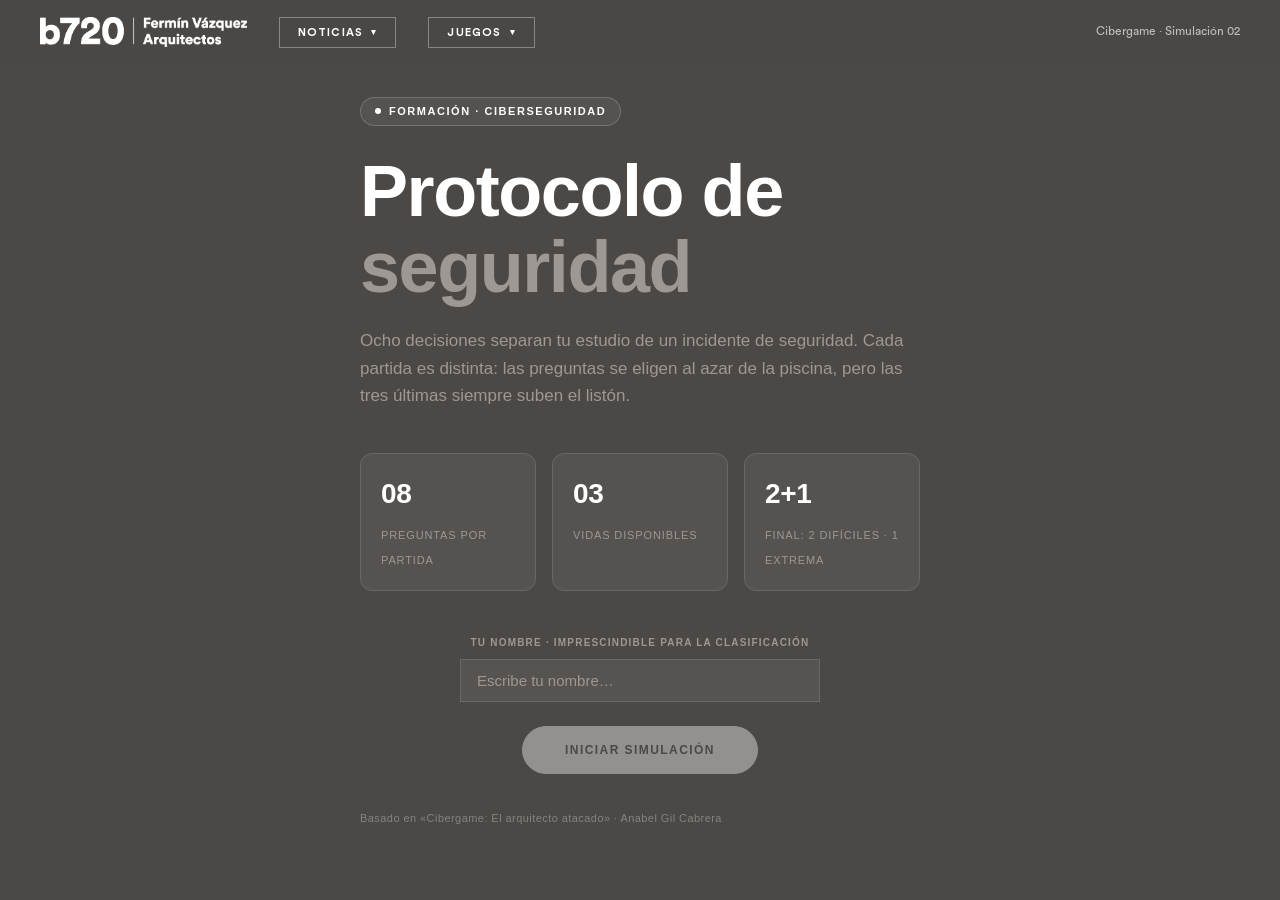
<file: juegos/cibergame2.html>
<!DOCTYPE html>
<html lang="es">
<head>
  <meta charset="UTF-8" />
  <meta name="viewport" content="width=device-width, initial-scale=1.0" />
  <meta name="robots" content="noindex, nofollow" />
  <title>Cibergame 2 — Protocolo de Seguridad · b720</title>
  <link rel="stylesheet" href="../design-system/tokens.css" />
  <link rel="stylesheet" href="../design-system/topbar.css" />
  <link rel="stylesheet" href="cibergame2.css" />
  <link rel="stylesheet" href="leaderboard.css" />
  <style>
    /* Navegación fluida con el hub del Informe Tecnológico */
    body { animation: pageIn .35s ease; }
    @keyframes pageIn { from { opacity: 0; } to { opacity: 1; } }
    body.page-exit { opacity: 0; transition: opacity .22s ease; }
  </style>
</head>
<body>

  <!-- ── TOPBAR (la misma del hub, persistente) ── -->
  <nav class="topbar">
    <div class="topbar-left">
      <a class="topbar-brand" href="../index.html" title="Volver al Informe Tecnológico" aria-label="Volver al Informe Tecnológico b720">
        <img src="assets/b720_logo_horizontal_white.png" alt="b720 Fermín Vázquez Arquitectos" />
      </a>
      <div class="topbar-nav">
        <button class="nav-toggle" type="button" aria-haspopup="true" aria-expanded="false">
          Noticias <span class="caret">▾</span>
        </button>
        <div class="nav-dropdown">
          <a href="../NVIDIA_RTX_Spark_Informe_Arquitectura.html">
            <span class="nd-date">Junio 2026</span>
            NVIDIA RTX Spark: el superchip que reinventa el PC
          </a>
          <a class="nd-all" href="../index.html">← Ver todas las noticias</a>
        </div>
      </div>
      <div class="topbar-nav">
        <button class="nav-toggle" type="button" aria-haspopup="true" aria-expanded="false">
          Juegos <span class="caret">▾</span>
        </button>
        <div class="nav-dropdown">
          <span class="nd-item-off" aria-disabled="true">
            <span class="nd-date">Cibergame 1</span>
            El arquitecto atacado
            <span class="nd-off">No disponible</span>
          </span>
          <a href="cibergame2.html" class="active">
            <span class="nd-date">Cibergame 2</span>
            Protocolo de seguridad — quiz de ciberseguridad
          </a>
          <a href="cibergame3.html">
            <span class="nd-date">Cibergame 3</span>
            La torre ciberresiliente — contrarreloj por plantas
          </a>
        </div>
      </div>
    </div>
    <span class="topbar-meta">Cibergame · Simulación 02</span>
    <button class="menu-btn" id="menuBtn" type="button" aria-label="Abrir menú" aria-expanded="false">
      <span></span><span></span><span></span>
    </button>
  </nav>

  <!-- ── MENÚ LATERAL (móvil) ────────────────── -->
  <div class="drawer-overlay" id="drawerOverlay"></div>
  <aside class="drawer" id="drawer" aria-label="Menú de navegación">
    <div class="drawer-head">
      <img src="assets/b720_logo_horizontal_white.png" alt="b720 Fermín Vázquez Arquitectos" />
      <button class="drawer-close" id="drawerClose" type="button" aria-label="Cerrar menú">✕</button>
    </div>
    <nav class="drawer-nav">
      <div class="drawer-group">Noticias</div>
      <a href="../NVIDIA_RTX_Spark_Informe_Arquitectura.html">NVIDIA RTX Spark: el superchip que reinventa el PC<span>Junio 2026</span></a>
      <a href="../index.html">Ver todas las noticias<span>Inicio</span></a>
      <div class="drawer-group">Juegos</div>
      <span class="drawer-off" aria-disabled="true">El arquitecto atacado<span>Cibergame 1 · No disponible</span></span>
      <a href="cibergame2.html" class="active">Protocolo de seguridad<span>Cibergame 2 · quiz de ciberseguridad</span></a>
      <a href="cibergame3.html">La torre ciberresiliente<span>Cibergame 3 · contrarreloj por plantas</span></a>
    </nav>
  </aside>

  <!-- ── PANTALLA DE INICIO ──────────────────── -->
  <section id="start-screen" class="screen active">
    <div class="start-inner">
      <div class="eyebrow">Formación · Ciberseguridad</div>
      <h1>Protocolo de<br /><span>seguridad</span></h1>
      <p class="sub">
        Ocho decisiones separan tu estudio de un incidente de seguridad.
        Cada partida es distinta: las preguntas se eligen al azar de la piscina,
        pero las tres últimas siempre suben el listón.
      </p>

      <div class="rules">
        <div class="rule">
          <span class="rule-num">08</span>
          <span class="rule-label">Preguntas por partida</span>
        </div>
        <div class="rule">
          <span class="rule-num">03</span>
          <span class="rule-label">Vidas disponibles</span>
        </div>
        <div class="rule">
          <span class="rule-num">2+1</span>
          <span class="rule-label">Final: 2 difíciles · 1 extrema</span>
        </div>
      </div>

      <div class="lb-name-row">
        <label class="lb-name-label" for="player-name">Tu nombre · imprescindible para la clasificación</label>
        <input id="player-name" class="lb-name-input" type="text" maxlength="20"
               placeholder="Escribe tu nombre…" autocomplete="off" spellcheck="false" />
      </div>

      <button id="btn-start" class="btn-primary">Iniciar simulación</button>
      <p class="credits">Basado en «Cibergame: El arquitecto atacado» · Anabel Gil Cabrera</p>
    </div>
  </section>

  <!-- ── PANTALLA DE JUEGO ───────────────────── -->
  <section id="game-screen" class="screen">
    <div class="game-inner">

      <header class="hud">
        <div class="hud-block">
          <span class="hud-label">Vidas</span>
          <div class="lives" id="lives"></div>
        </div>
        <div class="hud-block hud-center">
          <span class="hud-label">Pregunta <span id="q-counter">01 / 08</span></span>
          <div class="progress"><div class="progress-fill" id="progress-fill"></div></div>
        </div>
        <div class="hud-block hud-right">
          <span class="hud-label">Puntuación</span>
          <span class="hud-score" id="score">000</span>
        </div>
      </header>

      <main class="question-area" id="question-area">
        <div class="q-meta">
          <span class="chip" id="chip-cat">Nivel · Fácil</span>
          <span class="q-tema" id="q-tema">Phishing</span>
        </div>
        <h2 class="q-text" id="q-text">—</h2>
        <div class="options" id="options"></div>
      </main>

      <footer class="feedback" id="feedback">
        <div class="feedback-head">
          <span class="feedback-verdict" id="feedback-verdict">Correcto</span>
          <span class="feedback-points" id="feedback-points">+10 pts</span>
        </div>
        <p class="feedback-text" id="feedback-text">—</p>
        <button id="btn-next" class="btn-primary">Continuar</button>
      </footer>

    </div>
  </section>

  <!-- ── PANTALLA FINAL ──────────────────────── -->
  <section id="end-screen" class="screen">
    <div class="cad-bg" id="cad-bg" aria-hidden="true"></div>
    <div class="end-inner">
      <div class="eyebrow" id="end-eyebrow">Simulación finalizada</div>
      <div class="end-score" id="end-score">100</div>
      <div class="end-score-label">/ 100 puntos</div>
      <h2 class="end-rank" id="end-rank">—</h2>
      <p class="end-message" id="end-message">—</p>
      <div class="end-stats" id="end-stats"></div>
      <div class="end-session" id="end-session"></div>
      <div class="end-actions">
        <button id="btn-restart" class="btn-primary">Seguir jugando</button>
        <button id="btn-finish" class="btn-ghost">Terminar y ver clasificación</button>
      </div>
    </div>
  </section>

  <!-- ── PANTALLA DE CLASIFICACIÓN ───────────── -->
  <section id="lb-screen" class="screen">
    <div class="lb-inner">
      <div class="eyebrow">Protocolo de seguridad</div>
      <h2 class="lb-title">Clasificación</h2>
      <p class="lb-congrats" id="lb-congrats"></p>
      <ol class="lb-list" id="lb-list"></ol>
      <button id="btn-again" class="btn-primary">Jugar otra vez</button>
    </div>
  </section>

  <script src="preguntas.js"></script>
  <script src="leaderboard.js"></script>
  <script src="cadfinal.js"></script>
  <script src="motor-juego.js"></script>
  <script src="cibergame2.js"></script>
  <script>
    // Topbar del hub: desplegables exclusivos + navegación fluida
    (function () {
      var navs = Array.prototype.slice.call(document.querySelectorAll(".topbar-nav"));
      navs.forEach(function (nav) {
        var toggle = nav.querySelector(".nav-toggle");
        toggle.addEventListener("click", function (e) {
          e.stopPropagation();
          navs.forEach(function (otro) {
            if (otro !== nav) {
              otro.classList.remove("open");
              otro.querySelector(".nav-toggle").setAttribute("aria-expanded", "false");
            }
          });
          var open = nav.classList.toggle("open");
          toggle.setAttribute("aria-expanded", open);
        });
      });
      document.addEventListener("click", function (e) {
        navs.forEach(function (nav) {
          if (!nav.contains(e.target)) {
            nav.classList.remove("open");
            nav.querySelector(".nav-toggle").setAttribute("aria-expanded", "false");
          }
        });
      });

      // Menú lateral (móvil) — mismo comportamiento que el hub
      var drawer = document.getElementById("drawer");
      var drawerOverlay = document.getElementById("drawerOverlay");
      var menuBtn = document.getElementById("menuBtn");
      function cerrarDrawer() {
        drawer.classList.remove("open");
        drawerOverlay.classList.remove("show");
        menuBtn.setAttribute("aria-expanded", "false");
        document.body.style.overflow = "";
      }
      menuBtn.addEventListener("click", function () {
        drawer.classList.add("open");
        drawerOverlay.classList.add("show");
        menuBtn.setAttribute("aria-expanded", "true");
        document.body.style.overflow = "hidden";
      });
      document.getElementById("drawerClose").addEventListener("click", cerrarDrawer);
      drawerOverlay.addEventListener("click", cerrarDrawer);
      document.addEventListener("keydown", function (e) { if (e.key === "Escape") cerrarDrawer(); });

      // Fundido de salida en el logo y en los enlaces de los desplegables
      var enlaces = Array.prototype.slice.call(document.querySelectorAll(".nav-dropdown a, .drawer-nav a, a.topbar-brand"));
      enlaces.forEach(function (link) {
        link.addEventListener("click", function (e) {
          e.preventDefault();
          var href = link.getAttribute("href");
          document.body.classList.add("page-exit");
          setTimeout(function () { window.location.href = href; }, 220);
        });
      });
      window.addEventListener("pageshow", function (e) {
        if (e.persisted) document.body.classList.remove("page-exit");
      });
    })();
  </script>
</body>
</html>
</file>
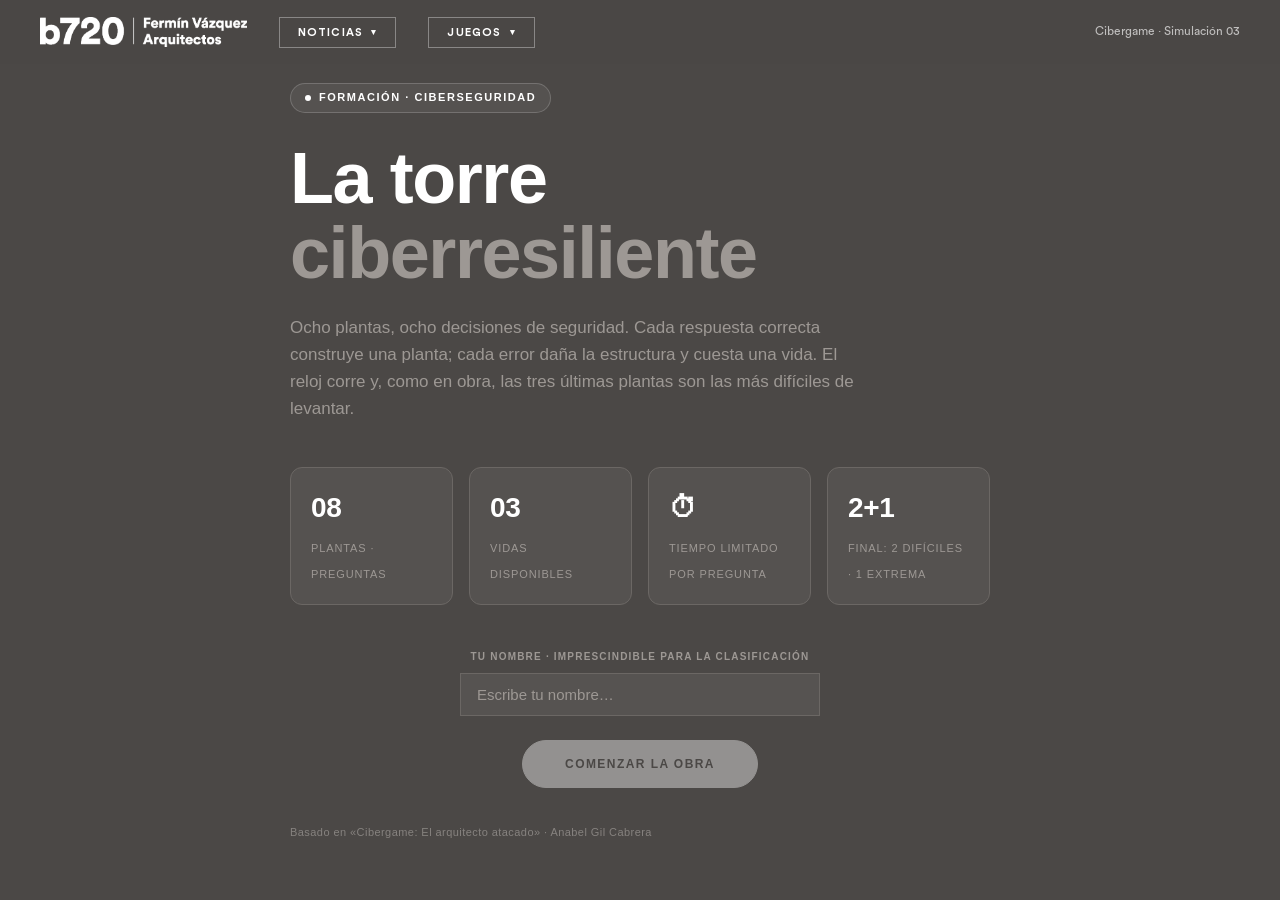
<file: juegos/cibergame3.html>
<!DOCTYPE html>
<html lang="es">
<head>
  <meta charset="UTF-8" />
  <meta name="viewport" content="width=device-width, initial-scale=1.0" />
  <meta name="robots" content="noindex, nofollow" />
  <title>Cibergame 3 — La Torre · b720</title>
  <link rel="stylesheet" href="../design-system/tokens.css" />
  <link rel="stylesheet" href="../design-system/topbar.css" />
  <link rel="stylesheet" href="cibergame3.css" />
  <link rel="stylesheet" href="leaderboard.css" />
  <style>
    /* Navegación fluida con el hub del Informe Tecnológico */
    body { animation: pageIn .35s ease; }
    @keyframes pageIn { from { opacity: 0; } to { opacity: 1; } }
    body.page-exit { opacity: 0; transition: opacity .22s ease; }
  </style>
</head>
<body>

  <!-- ── TOPBAR (la misma del hub, persistente) ── -->
  <nav class="topbar">
    <div class="topbar-left">
      <a class="topbar-brand" href="../index.html" title="Volver al Informe Tecnológico" aria-label="Volver al Informe Tecnológico b720">
        <img src="assets/b720_logo_horizontal_white.png" alt="b720 Fermín Vázquez Arquitectos" />
      </a>
      <div class="topbar-nav">
        <button class="nav-toggle" type="button" aria-haspopup="true" aria-expanded="false">
          Noticias <span class="caret">▾</span>
        </button>
        <div class="nav-dropdown">
          <a href="../NVIDIA_RTX_Spark_Informe_Arquitectura.html">
            <span class="nd-date">Junio 2026</span>
            NVIDIA RTX Spark: el superchip que reinventa el PC
          </a>
          <a class="nd-all" href="../index.html">← Ver todas las noticias</a>
        </div>
      </div>
      <div class="topbar-nav">
        <button class="nav-toggle" type="button" aria-haspopup="true" aria-expanded="false">
          Juegos <span class="caret">▾</span>
        </button>
        <div class="nav-dropdown">
          <span class="nd-item-off" aria-disabled="true">
            <span class="nd-date">Cibergame 1</span>
            El arquitecto atacado
            <span class="nd-off">No disponible</span>
          </span>
          <a href="cibergame2.html">
            <span class="nd-date">Cibergame 2</span>
            Protocolo de seguridad — quiz de ciberseguridad
          </a>
          <a href="cibergame3.html" class="active">
            <span class="nd-date">Cibergame 3</span>
            La torre ciberresiliente — contrarreloj por plantas
          </a>
        </div>
      </div>
    </div>
    <span class="topbar-meta">Cibergame · Simulación 03</span>
    <button class="menu-btn" id="menuBtn" type="button" aria-label="Abrir menú" aria-expanded="false">
      <span></span><span></span><span></span>
    </button>
  </nav>

  <!-- ── MENÚ LATERAL (móvil) ────────────────── -->
  <div class="drawer-overlay" id="drawerOverlay"></div>
  <aside class="drawer" id="drawer" aria-label="Menú de navegación">
    <div class="drawer-head">
      <img src="assets/b720_logo_horizontal_white.png" alt="b720 Fermín Vázquez Arquitectos" />
      <button class="drawer-close" id="drawerClose" type="button" aria-label="Cerrar menú">✕</button>
    </div>
    <nav class="drawer-nav">
      <div class="drawer-group">Noticias</div>
      <a href="../NVIDIA_RTX_Spark_Informe_Arquitectura.html">NVIDIA RTX Spark: el superchip que reinventa el PC<span>Junio 2026</span></a>
      <a href="../index.html">Ver todas las noticias<span>Inicio</span></a>
      <div class="drawer-group">Juegos</div>
      <span class="drawer-off" aria-disabled="true">El arquitecto atacado<span>Cibergame 1 · No disponible</span></span>
      <a href="cibergame2.html">Protocolo de seguridad<span>Cibergame 2 · quiz de ciberseguridad</span></a>
      <a href="cibergame3.html" class="active">La torre ciberresiliente<span>Cibergame 3 · contrarreloj por plantas</span></a>
    </nav>
  </aside>

  <!-- ── PANTALLA DE INICIO ──────────────────── -->
  <section id="start-screen" class="screen active">
    <div class="start-inner">
      <div class="eyebrow">Formación · Ciberseguridad</div>
      <h1>La torre<br /><span>ciberresiliente</span></h1>
      <p class="sub">
        Ocho plantas, ocho decisiones de seguridad. Cada respuesta correcta
        construye una planta; cada error daña la estructura y cuesta una vida.
        El reloj corre y, como en obra, las tres últimas plantas son las más
        difíciles de levantar.
      </p>

      <div class="rules">
        <div class="rule">
          <span class="rule-num">08</span>
          <span class="rule-label">Plantas · Preguntas</span>
        </div>
        <div class="rule">
          <span class="rule-num">03</span>
          <span class="rule-label">Vidas disponibles</span>
        </div>
        <div class="rule">
          <span class="rule-num">⏱</span>
          <span class="rule-label">Tiempo limitado por pregunta</span>
        </div>
        <div class="rule">
          <span class="rule-num">2+1</span>
          <span class="rule-label">Final: 2 difíciles · 1 extrema</span>
        </div>
      </div>

      <div class="lb-name-row">
        <label class="lb-name-label" for="player-name">Tu nombre · imprescindible para la clasificación</label>
        <input id="player-name" class="lb-name-input" type="text" maxlength="20"
               placeholder="Escribe tu nombre…" autocomplete="off" spellcheck="false" />
      </div>

      <button id="btn-start" class="btn-primary">Comenzar la obra</button>
      <p class="credits">Basado en «Cibergame: El arquitecto atacado» · Anabel Gil Cabrera</p>
    </div>
  </section>

  <!-- ── PANTALLA DE JUEGO ───────────────────── -->
  <section id="game-screen" class="screen">
    <div class="game-layout">

      <!-- Panel de la torre -->
      <aside class="tower-panel">
        <span class="hud-label">Estado de la obra</span>
        <svg id="tower-svg" viewBox="0 0 220 470" xmlns="http://www.w3.org/2000/svg" aria-label="Torre en construcción">
          <!-- Suelo -->
          <line x1="8" y1="446" x2="212" y2="446" class="ground" />
          <line x1="20" y1="454" x2="200" y2="454" class="ground ground-soft" />

          <!-- Plantas (de abajo arriba). pathLength=100 permite animar el trazo.
               Cada planta lleva una grieta oculta que aparece si la respuesta falla. -->
          <g id="floor-0" class="floor">
            <rect x="40" y="401" width="140" height="45" pathLength="100" />
            <line x1="87"  y1="401" x2="87"  y2="446" />
            <line x1="133" y1="401" x2="133" y2="446" />
            <line x1="30" y1="401" x2="190" y2="401" class="slab" />
            <path class="crack" d="M115 401 L106 416 L118 430 L108 446" />
          </g>
          <g id="floor-1" class="floor">
            <rect x="40" y="356" width="140" height="45" pathLength="100" />
            <line x1="87"  y1="356" x2="87"  y2="401" />
            <line x1="133" y1="356" x2="133" y2="401" />
            <path class="crack" d="M115 356 L106 371 L118 385 L108 401" />
          </g>
          <g id="floor-2" class="floor">
            <rect x="40" y="311" width="125" height="45" pathLength="100" />
            <line x1="82"  y1="311" x2="82"  y2="356" />
            <line x1="123" y1="311" x2="123" y2="356" />
            <line x1="30" y1="356" x2="180" y2="356" class="slab" />
            <path class="crack" d="M108 311 L99 326 L111 340 L101 356" />
          </g>
          <g id="floor-3" class="floor">
            <rect x="40" y="266" width="125" height="45" pathLength="100" />
            <line x1="82"  y1="266" x2="82"  y2="311" />
            <line x1="123" y1="266" x2="123" y2="311" />
            <path class="crack" d="M108 266 L99 281 L111 295 L101 311" />
          </g>
          <g id="floor-4" class="floor">
            <rect x="40" y="221" width="110" height="45" pathLength="100" />
            <line x1="77"  y1="221" x2="77"  y2="266" />
            <line x1="113" y1="221" x2="113" y2="266" />
            <line x1="30" y1="266" x2="170" y2="266" class="slab" />
            <path class="crack" d="M100 221 L92 236 L103 250 L94 266" />
          </g>
          <g id="floor-5" class="floor">
            <rect x="40" y="176" width="110" height="45" pathLength="100" />
            <line x1="77"  y1="176" x2="77"  y2="221" />
            <line x1="113" y1="176" x2="113" y2="221" />
            <path class="crack" d="M100 176 L92 191 L103 205 L94 221" />
          </g>
          <g id="floor-6" class="floor">
            <rect x="40" y="131" width="95" height="45" pathLength="100" />
            <line x1="72"  y1="131" x2="72"  y2="176" />
            <line x1="103" y1="131" x2="103" y2="176" />
            <line x1="30" y1="176" x2="155" y2="176" class="slab" />
            <path class="crack" d="M92 131 L85 146 L95 160 L87 176" />
          </g>
          <g id="floor-7" class="floor">
            <rect x="40" y="86" width="95" height="45" pathLength="100" />
            <line x1="72"  y1="86" x2="72"  y2="131" />
            <line x1="103" y1="86" x2="103" y2="131" />
            <line x1="30" y1="131" x2="155" y2="131" class="slab" />
            <path class="crack" d="M92 86 L85 101 L95 115 L87 131" />
          </g>

          <!-- Coronación: aparece al completar la torre -->
          <g id="tower-crown" class="crown">
            <line x1="30" y1="86" x2="155" y2="86" class="slab" />
            <line x1="60" y1="86" x2="60" y2="58" />
            <line x1="48" y1="58" x2="72" y2="58" />
            <circle cx="60" cy="50" r="3" />
          </g>

          <!-- La bolita de la celebración: cae y baja rebotando por los retranqueos -->
          <circle id="bola" cx="0" cy="0" r="5" />
        </svg>
        <div class="tower-caption">
          <span id="floors-built">0</span> / 8 plantas aseguradas
        </div>
      </aside>

      <!-- Panel de preguntas -->
      <div class="game-inner">
        <header class="hud">
          <div class="hud-block">
            <span class="hud-label">Vidas</span>
            <div class="lives" id="lives"></div>
          </div>
          <div class="hud-block hud-center">
            <span class="hud-label">Planta <span id="q-counter">01 / 08</span></span>
            <div class="progress"><div class="progress-fill" id="progress-fill"></div></div>
          </div>
          <div class="hud-block hud-right">
            <span class="hud-label">Puntuación</span>
            <span class="hud-score" id="score">000</span>
          </div>
        </header>

        <main class="question-area" id="question-area">
          <div class="q-meta">
            <span class="chip" id="chip-cat">Nivel · Fácil</span>
            <span class="q-tema" id="q-tema">Phishing</span>
            <span class="timer-num" id="timer-num">25</span>
          </div>
          <div class="timer"><div class="timer-fill" id="timer-fill"></div></div>
          <h2 class="q-text" id="q-text">—</h2>
          <div class="options" id="options"></div>
        </main>

        <footer class="feedback" id="feedback">
          <div class="feedback-head">
            <span class="feedback-verdict" id="feedback-verdict">Correcto</span>
            <span class="feedback-points" id="feedback-points">+10 pts</span>
          </div>
          <p class="feedback-text" id="feedback-text">—</p>
          <button id="btn-next" class="btn-primary">Continuar</button>
        </footer>
      </div>

    </div>
  </section>

  <!-- ── PANTALLA FINAL ──────────────────────── -->
  <section id="end-screen" class="screen">
    <div class="cad-bg" id="cad-bg" aria-hidden="true"></div>
    <div class="end-inner">
      <div class="end-tower" id="end-tower"></div>
      <div class="end-content">
        <div class="eyebrow" id="end-eyebrow">Obra finalizada</div>
        <div class="end-score" id="end-score">100</div>
        <div class="end-score-label">/ 100 puntos</div>
        <h2 class="end-rank" id="end-rank">—</h2>
        <p class="end-message" id="end-message">—</p>
        <div class="end-stats" id="end-stats"></div>
        <div class="end-session" id="end-session"></div>
        <div class="end-actions">
          <button id="btn-restart" class="btn-primary">Seguir construyendo</button>
          <button id="btn-finish" class="btn-ghost">Terminar y ver clasificación</button>
        </div>
      </div>
    </div>
  </section>

  <!-- ── PANTALLA DE CLASIFICACIÓN ───────────── -->
  <section id="lb-screen" class="screen">
    <div class="lb-inner">
      <div class="eyebrow">La torre ciberresiliente</div>
      <h2 class="lb-title">Clasificación</h2>
      <p class="lb-congrats" id="lb-congrats"></p>
      <ol class="lb-list" id="lb-list"></ol>
      <button id="btn-again" class="btn-primary">Jugar otra vez</button>
    </div>
  </section>

  <script src="preguntas.js"></script>
  <script src="leaderboard.js"></script>
  <script src="cadfinal.js"></script>
  <script src="motor-juego.js"></script>
  <script src="cibergame3.js"></script>
  <script>
    // Topbar del hub: desplegables exclusivos + navegación fluida
    (function () {
      var navs = Array.prototype.slice.call(document.querySelectorAll(".topbar-nav"));
      navs.forEach(function (nav) {
        var toggle = nav.querySelector(".nav-toggle");
        toggle.addEventListener("click", function (e) {
          e.stopPropagation();
          navs.forEach(function (otro) {
            if (otro !== nav) {
              otro.classList.remove("open");
              otro.querySelector(".nav-toggle").setAttribute("aria-expanded", "false");
            }
          });
          var open = nav.classList.toggle("open");
          toggle.setAttribute("aria-expanded", open);
        });
      });
      document.addEventListener("click", function (e) {
        navs.forEach(function (nav) {
          if (!nav.contains(e.target)) {
            nav.classList.remove("open");
            nav.querySelector(".nav-toggle").setAttribute("aria-expanded", "false");
          }
        });
      });

      // Menú lateral (móvil) — mismo comportamiento que el hub
      var drawer = document.getElementById("drawer");
      var drawerOverlay = document.getElementById("drawerOverlay");
      var menuBtn = document.getElementById("menuBtn");
      function cerrarDrawer() {
        drawer.classList.remove("open");
        drawerOverlay.classList.remove("show");
        menuBtn.setAttribute("aria-expanded", "false");
        document.body.style.overflow = "";
      }
      menuBtn.addEventListener("click", function () {
        drawer.classList.add("open");
        drawerOverlay.classList.add("show");
        menuBtn.setAttribute("aria-expanded", "true");
        document.body.style.overflow = "hidden";
      });
      document.getElementById("drawerClose").addEventListener("click", cerrarDrawer);
      drawerOverlay.addEventListener("click", cerrarDrawer);
      document.addEventListener("keydown", function (e) { if (e.key === "Escape") cerrarDrawer(); });

      // Fundido de salida en el logo y en los enlaces de los desplegables
      var enlaces = Array.prototype.slice.call(document.querySelectorAll(".nav-dropdown a, .drawer-nav a, a.topbar-brand"));
      enlaces.forEach(function (link) {
        link.addEventListener("click", function (e) {
          e.preventDefault();
          var href = link.getAttribute("href");
          document.body.classList.add("page-exit");
          setTimeout(function () { window.location.href = href; }, 220);
        });
      });
      window.addEventListener("pageshow", function (e) {
        if (e.persisted) document.body.classList.remove("page-exit");
      });
    })();
  </script>
</body>
</html>
</file>
<file: design-system/tokens.css>
/* ============================================================
   Design tokens — b720 Fermín Vázquez Arquitectos
   Fuentes: b720.com/es/ (kit Elementor, 2026-06-12)
            + manual IN-Formación v1.3 (Colores.pdf)
   Regla de oro: el negro puro #000 está PROHIBIDO.
   ============================================================ */

/* Circular Std — autoalojada en este repo (design-system/fonts/),
   con el hotlink de b720.com como respaldo si faltara el archivo. */
@font-face {
  font-family: 'Circular';
  font-style: normal;
  font-weight: 400;
  font-display: swap;
  src: url('fonts/CircularStd-Book.otf') format('opentype'),
       url('https://b720.com/wp-content/uploads/2022/02/CircularStd-Book.woff2') format('woff2');
}
@font-face {
  font-family: 'Circular';
  font-style: normal;
  font-weight: 500;
  font-display: swap;
  src: url('fonts/CircularStd-Medium.otf') format('opentype');
}
@font-face {
  font-family: 'Circular';
  font-style: normal;
  font-weight: 700;
  font-display: swap;
  src: url('fonts/CircularStd-Bold.ttf') format('truetype'),
       url('https://b720.com/wp-content/uploads/2022/02/CircularStd-Bold.woff2') format('woff2');
}
@font-face {
  font-family: 'Circular';
  font-style: normal;
  font-weight: 900;
  font-display: swap;
  src: url('fonts/CircularStd-Black.otf') format('opentype');
}

:root {
  /* —— Paleta principal (Colores.pdf) ——————————— */
  --b720-gris-claro:    #F2F1F0;  /* fondo de página; nunca como texto */
  --b720-black-0961:    #9D9894;  /* texto secundario sobre blanco     */
  --b720-neutral-black: #4B4846;  /* el oscuro corporativo             */
  --b720-blanco:        #FFFFFF;  /* texto/logos sobre fondos oscuros  */

  /* —— Secundarios (Colores.pdf) ———————————————— */
  --b720-azul:    #116188;
  --b720-verde:   #879F41;
  --b720-naranja: #D27533;

  /* —— Tokens web (extraídos de b720.com) ———————— */
  /* PROHIBIDO: el amarillo NO forma parte de la identidad b720.
     El acento del informe es el Azul corporativo (--b720-azul). No reintroducir
     #FFFD00 ni #F9F8A6 — el usuario lo desmintió explícitamente. */
  --b720-surface-1:   #E3E0DC;
  --b720-surface-2:   #DBDAD9;
  --b720-surface-3:   #CECCCB;

  /* —— Semánticos ——————————————————————————————— */
  --b720-bg:           var(--b720-gris-claro);
  --b720-bg-card:      var(--b720-blanco);
  --b720-bg-inverse:   var(--b720-neutral-black); /* topbar/footer: Blanco sobre Neutral Black */
  --b720-text:         var(--b720-neutral-black);
  --b720-text-muted:   var(--b720-black-0961);
  --b720-text-inverse: var(--b720-blanco);
  --b720-border:       var(--b720-surface-3);

  /* —— Tipografía ——————————————————————————————— */
  --b720-font-base: 'Circular', 'Helvetica Neue', Helvetica, Arial, sans-serif;
  --b720-weight-book: 400;
  --b720-weight-bold: 700;   /* títulos h1–h4 siempre bold */
  --b720-lh-heading: 1.1;
  --b720-lh-body: 1.6;
  --b720-tracking-label: 1.2px;

  /* —— Layout ———————————————————————————————————— */
  --b720-container: 1140px;  /* ancho de contenedor de b720.com   */
  --b720-radius: 0;          /* identidad plana: esquinas rectas  */
  --b720-shadow-subtle: 0 1px 0 rgba(75, 72, 70, 0.08);
}
</file>
<file: design-system/topbar.css>
/* ============================================================
   Topbar compartida — b720 Fermín Vázquez Arquitectos
   La usan index.html y juegos/*.html para que la barra sea
   idéntica en todo el sitio. Requiere tokens.css (variables
   --b720-* y la fuente Circular autoalojada).
   Combinación: Blanco sobre Pantone Neutral Black.
   ============================================================ */

.topbar {
  position: fixed; top: 0; left: 0; right: 0;
  z-index: 100;
  background: rgba(75,72,70,.97);
  backdrop-filter: blur(12px);
  font-family: var(--b720-font-base);
  color: var(--b720-text-inverse);
  padding: 0 40px;
  height: 64px;
  display: flex;
  align-items: center;
  justify-content: space-between;
}
.topbar-brand { display: flex; align-items: center; transition: opacity .2s; }
.topbar-brand:hover { opacity: .75; }
.topbar-brand img { height: 30px; width: auto; display: block; }
.topbar-meta { font-size: 12px; color: rgba(255,255,255,.65); }
.topbar-left { display: flex; align-items: center; gap: 32px; }

/* ─── Desplegables (Noticias, Juegos…) ─────────────────── */
.topbar-nav { position: relative; }
.nav-toggle {
  font-family: inherit;
  font-size: 11px;
  font-weight: var(--b720-weight-bold);
  letter-spacing: var(--b720-tracking-label);
  text-transform: uppercase;
  color: var(--b720-text-inverse);
  background: transparent;
  border: 1px solid rgba(255,255,255,.35);
  border-radius: var(--b720-radius);
  padding: 8px 18px;
  cursor: pointer;
  display: inline-flex;
  align-items: center;
  gap: 8px;
  transition: border-color .2s;
}
.nav-toggle:hover { border-color: var(--b720-blanco); }
.nav-toggle .caret { font-size: 9px; transition: transform .2s; }
.topbar-nav.open .caret { transform: rotate(180deg); }

/* Tarjeta blanca: Neutral Black sobre Blanco */
.nav-dropdown {
  position: absolute;
  top: calc(100% + 12px);
  left: 0;
  min-width: 340px;
  background: var(--b720-bg-card);
  border: 1px solid var(--b720-border);
  border-radius: var(--b720-radius);
  padding: 8px;
  display: none;
  box-shadow: 0 12px 32px rgba(75,72,70,.18);
  color: var(--b720-text);
  z-index: 200;
}
.topbar-nav.open .nav-dropdown { display: block; }
.nav-dropdown a {
  display: block;
  padding: 12px 14px;
  border-radius: var(--b720-radius);
  font-size: 13px;
  line-height: 1.45;
  color: var(--b720-text);
  text-decoration: none;
}
.nav-dropdown a:hover { background: var(--b720-gris-claro); text-decoration: none; }
.nav-dropdown a.active {
  background: var(--b720-gris-claro);
  box-shadow: inset 3px 0 0 var(--b720-neutral-black);
}
.nav-dropdown .nd-date {
  display: block;
  font-size: 10px;
  letter-spacing: var(--b720-tracking-label);
  text-transform: uppercase;
  color: var(--b720-text-muted);
  margin-bottom: 3px;
}
.nav-dropdown .nd-all {
  margin-top: 4px;
  border-top: 1px solid var(--b720-border);
  font-size: 12px;
  color: var(--b720-text-muted);
}
/* Juego retirado: visible pero sin enlace */
.nav-dropdown .nd-item-off {
  display: block;
  padding: 12px 14px;
  border-radius: var(--b720-radius);
  font-size: 13px;
  line-height: 1.45;
  color: var(--b720-text-muted);
  opacity: .65;
  cursor: not-allowed;
  user-select: none;
}
.nav-dropdown .nd-item-off .nd-off {
  display: block;
  margin-top: 3px;
  font-size: 10px;
  letter-spacing: var(--b720-tracking-label);
  text-transform: uppercase;
  color: var(--b720-text-muted);
}

/* ─── Menú lateral (móvil, estilo b720.com) ─────────────── */
.menu-btn {
  display: none;
  flex-direction: column;
  justify-content: center;
  gap: 5px;
  width: 42px;
  height: 42px;
  padding: 9px;
  background: none;
  border: none;
  cursor: pointer;
}
.menu-btn span {
  display: block;
  height: 2px;
  width: 100%;
  background: var(--b720-blanco);
  border-radius: 2px;
}
.drawer-overlay {
  position: fixed;
  inset: 0;
  z-index: 290;
  background: rgba(75,72,70,.55);
  backdrop-filter: blur(3px);
  opacity: 0;
  pointer-events: none;
  transition: opacity .3s ease;
}
.drawer-overlay.show { opacity: 1; pointer-events: auto; }
.drawer {
  position: fixed;
  top: 0; right: 0; bottom: 0;
  z-index: 295;
  width: min(82vw, 340px);
  background: var(--b720-bg-inverse);
  font-family: var(--b720-font-base);
  color: var(--b720-text-inverse);
  border-left: 1px solid rgba(255,255,255,.16);
  transform: translateX(100%);
  transition: transform .3s ease;
  display: flex;
  flex-direction: column;
  overflow-y: auto;
}
.drawer.open { transform: translateX(0); }
.drawer-head {
  display: flex;
  align-items: center;
  justify-content: space-between;
  padding: 16px 20px;
  border-bottom: 1px solid rgba(255,255,255,.16);
  flex-shrink: 0;
}
.drawer-head img { height: 24px; width: auto; display: block; }
.drawer-close {
  font-family: inherit;
  background: none;
  border: 1px solid rgba(255,255,255,.35);
  color: var(--b720-text-inverse);
  width: 34px;
  height: 34px;
  border-radius: 50%;
  cursor: pointer;
  font-size: 14px;
  line-height: 1;
}
.drawer-nav { padding: 4px 0 32px; }
.drawer-group {
  font-size: 10px;
  font-weight: var(--b720-weight-bold);
  letter-spacing: var(--b720-tracking-label);
  text-transform: uppercase;
  color: rgba(255,255,255,.6);
  padding: 24px 24px 10px;
}
.drawer-nav a {
  display: block;
  padding: 13px 24px;
  font-size: 15px;
  font-weight: 500;
  color: var(--b720-text-inverse);
  line-height: 1.4;
  border-left: 3px solid transparent;
  text-decoration: none;
}
.drawer-nav a:hover { background: rgba(255,255,255,.08); text-decoration: none; }
.drawer-nav a.active { border-left-color: var(--b720-blanco); background: rgba(255,255,255,.05); }
.drawer-nav a span {
  display: block;
  font-size: 11px;
  color: rgba(255,255,255,.6);
  margin-top: 2px;
}
/* Juego retirado: visible pero sin enlace */
.drawer-nav .drawer-off {
  display: block;
  padding: 13px 24px;
  font-size: 15px;
  font-weight: 500;
  line-height: 1.4;
  color: rgba(255,255,255,.55);
  opacity: .7;
  cursor: not-allowed;
  user-select: none;
  border-left: 3px solid transparent;
}
.drawer-nav .drawer-off span {
  display: block;
  font-size: 11px;
  margin-top: 2px;
  letter-spacing: .06em;
  text-transform: uppercase;
}

/* ─── Móvil / tablet ────────────────────────────────────── */
@media (max-width: 700px) {
  .topbar { padding: 0 16px; }
  .topbar-left { gap: 14px; }
  .topbar-brand img { height: 24px; }
  .topbar-meta { display: none; }
  /* Los desplegables se sustituyen por el menú lateral */
  .topbar-nav { display: none; }
  .menu-btn { display: flex; }
}
</file>
<file: juegos/cibergame2.css>
/* =====================================================
   CIBERGAME 2 — PROTOCOLO DE SEGURIDAD
   Estética b720 Fermín Vázquez Arquitectos:
   negro, monocromo, Helvetica, bordes finos, minimalismo.
   ===================================================== */

:root {
  /* Paleta oficial b720 — Identidad gráfica IN-Formación v1.3 (Colores.pdf).
     El negro puro está prohibido: el fondo es Pantone Neutral Black.
     Esquema principal: Blanco sobre Pantone Neutral Black. */
  --neutral-black: #4B4846;  /* Pantone Neutral Black · R75 G72 B70 */
  --black-0961:    #9D9894;  /* Pantone Black 0961 · R157 G152 B148 */
  --gris-claro:    #F2F1F0;  /* Gris Claro · R242 G241 B240 */
  --azul:          #116188;  /* Secundario · R17 G97 B136 */
  --verde:         #879F41;  /* Secundario · R135 G159 B65 */
  --naranja:       #D27533;  /* Secundario · R210 G117 B51 */

  --bg:       var(--neutral-black);
  --bg2:      #514E4B;       /* Neutral Black elevado (panel) */
  --bg3:      #555250;
  --card:     #555250;       /* Neutral Black elevado (tarjeta) */
  --border:   #6B6764;       /* mezcla Blanco sobre Neutral Black */
  --text:     #FFFFFF;       /* Blanco sobre Pantone Neutral Black */
  --muted:    var(--black-0961);
  --white:    #FFFFFF;
  --brand-l:  var(--black-0961);
  --brand-d:  #86827F;
  --ok:       var(--verde);
  --ok-line:  var(--verde);
  --ko:       var(--naranja);
  --ko-line:  var(--naranja);
}

*, *::before, *::after { box-sizing: border-box; margin: 0; padding: 0; }

html { scroll-behavior: smooth; }

body {
  font-family: 'Helvetica Neue', Helvetica, Arial, sans-serif;
  background: var(--bg);
  color: var(--text);
  line-height: 1.6;
  min-height: 100vh;
}

button { font-family: inherit; cursor: pointer; }

/* ─── TOPBAR ─────────────────────────────── */
/* Compartida con el hub: design-system/topbar.css (idéntica en todo el sitio) */

/* ─── SISTEMA DE PANTALLAS ───────────────── */
.screen {
  display: none;
  min-height: 100vh;
  padding: 64px 40px 40px;
}
.screen.active { display: flex; justify-content: center; align-items: center; }

/* Animación de entrada genérica */
@keyframes riseIn {
  from { opacity: 0; transform: translateY(18px); }
  to   { opacity: 1; transform: translateY(0); }
}

/* ─── EYEBROW (pill b720) ────────────────── */
.eyebrow {
  display: inline-flex;
  align-items: center;
  gap: 8px;
  font-size: 11px;
  font-weight: 600;
  letter-spacing: .14em;
  text-transform: uppercase;
  color: var(--white);
  background: rgba(255,255,255,.06);
  border: 1px solid rgba(255,255,255,.18);
  padding: 5px 14px;
  border-radius: 100px;
  margin-bottom: 28px;
}
.eyebrow::before {
  content: '';
  width: 6px; height: 6px;
  border-radius: 50%;
  background: var(--white);
  animation: pulse 2s infinite;
}
@keyframes pulse {
  0%, 100% { opacity: 1; transform: scale(1); }
  50% { opacity: .4; transform: scale(1.4); }
}

/* ─── BOTÓN PRINCIPAL ────────────────────── */
.btn-primary {
  font-size: 12px;
  font-weight: 700;
  letter-spacing: .12em;
  text-transform: uppercase;
  color: var(--neutral-black); /* Neutral Black sobre Blanco */
  background: var(--white);
  border: 1px solid var(--white);
  border-radius: 100px;
  padding: 16px 42px;
  transition: background .2s, color .2s, transform .2s;
}
.btn-primary:hover {
  background: transparent;
  color: var(--white);
  transform: translateY(-2px);
}

/* ─── PANTALLA DE INICIO ─────────────────── */
.start-inner {
  max-width: 720px;
  text-align: left;
  animation: riseIn .6s ease both;
}
.start-inner h1 {
  font-size: clamp(40px, 7vw, 72px);
  font-weight: 700;
  line-height: 1.05;
  letter-spacing: -0.02em;
  color: var(--white);
  margin-bottom: 22px;
}
.start-inner h1 span { color: var(--brand-l); }
.sub {
  font-size: clamp(15px, 2vw, 17px);
  color: var(--muted);
  max-width: 560px;
  margin-bottom: 44px;
}
.rules {
  display: grid;
  grid-template-columns: repeat(3, 1fr);
  gap: 16px;
  margin-bottom: 44px;
  max-width: 560px;
}
.rule {
  border: 1px solid var(--border);
  border-radius: 12px;
  padding: 18px 20px;
  background: var(--card);
  transition: border-color .2s;
}
.rule:hover { border-color: rgba(255,255,255,.35); }
.rule-num {
  display: block;
  font-size: 28px;
  font-weight: 700;
  color: var(--white);
  letter-spacing: -0.01em;
  margin-bottom: 4px;
}
.rule-label {
  font-size: 11px;
  letter-spacing: .08em;
  text-transform: uppercase;
  color: var(--muted);
}
.credits { margin-top: 36px; font-size: 11px; color: var(--brand-d); letter-spacing: .04em; }

/* ─── HUD ────────────────────────────────── */
.game-inner {
  width: 100%;
  max-width: 860px;
  display: flex;
  flex-direction: column;
  gap: 36px;
}
.hud {
  display: flex;
  justify-content: space-between;
  align-items: flex-end;
  gap: 24px;
  border-bottom: 1px solid var(--border);
  padding-bottom: 20px;
}
.hud-block { display: flex; flex-direction: column; gap: 8px; }
.hud-center { flex: 1; max-width: 360px; }
.hud-right { align-items: flex-end; }
.hud-label {
  font-size: 10px;
  font-weight: 600;
  letter-spacing: .14em;
  text-transform: uppercase;
  color: var(--muted);
}
.hud-score {
  font-size: 20px;
  font-weight: 700;
  color: var(--white);
  font-variant-numeric: tabular-nums;
  line-height: 1;
}

/* Vidas: cuadrados minimal */
.lives { display: flex; gap: 6px; }
.life {
  width: 14px; height: 14px;
  border: 1px solid var(--white);
  background: var(--white);
  transition: background .35s, border-color .35s, transform .35s;
}
.life.lost {
  background: transparent;
  border-color: var(--brand-d);
  transform: scale(.85);
}

/* Progreso: línea fina */
.progress {
  height: 2px;
  background: var(--border);
  border-radius: 2px;
  overflow: hidden;
}
.progress-fill {
  height: 100%;
  width: 0%;
  background: var(--white);
  transition: width .5s cubic-bezier(.25,.8,.25,1);
}

/* ─── PREGUNTA ───────────────────────────── */
.question-area { animation: riseIn .45s ease both; }
.question-area.fade-out { opacity: 0; transform: translateY(-10px); transition: opacity .25s, transform .25s; }

.q-meta {
  display: flex;
  align-items: center;
  gap: 14px;
  margin-bottom: 22px;
}
.chip {
  font-size: 10px;
  font-weight: 700;
  letter-spacing: .12em;
  text-transform: uppercase;
  padding: 4px 12px;
  border-radius: 100px;
  border: 1px solid var(--border);
  color: var(--muted);
  background: var(--card);
}
.chip.cat-dificil { border-color: rgba(255,255,255,.5); color: var(--white); }
.chip.cat-extrema { background: var(--white); border-color: var(--white); color: var(--neutral-black); }
.q-tema {
  font-size: 11px;
  letter-spacing: .08em;
  text-transform: uppercase;
  color: var(--brand-d);
}
.q-text {
  font-size: clamp(20px, 3vw, 28px);
  font-weight: 600;
  line-height: 1.35;
  letter-spacing: -0.01em;
  color: var(--white);
  margin-bottom: 34px;
  max-width: 780px;
}

/* Opciones */
.options { display: grid; gap: 12px; }
.option {
  display: flex;
  align-items: center;
  gap: 18px;
  width: 100%;
  text-align: left;
  background: var(--card);
  border: 1px solid var(--border);
  border-radius: 12px;
  padding: 18px 22px;
  color: var(--text);
  font-size: 15px;
  line-height: 1.5;
  transition: border-color .2s, background .2s, transform .2s, opacity .3s;
  animation: riseIn .4s ease both;
}
.option:nth-child(2) { animation-delay: .05s; }
.option:nth-child(3) { animation-delay: .1s; }
.option:nth-child(4) { animation-delay: .15s; }
.option:hover:not(:disabled) {
  border-color: rgba(255,255,255,.45);
  transform: translateX(4px);
}
.option:disabled { cursor: default; }
.option-letter {
  flex-shrink: 0;
  width: 30px; height: 30px;
  display: flex; align-items: center; justify-content: center;
  border: 1px solid var(--border);
  border-radius: 50%;
  font-size: 12px;
  font-weight: 700;
  color: var(--muted);
  transition: all .2s;
}
.option:hover:not(:disabled) .option-letter {
  border-color: var(--white);
  color: var(--white);
}

/* Estados tras responder */
.option.is-correct {
  border-color: var(--ok-line);
  background: rgba(135,159,65,.14);   /* Verde b720 */
}
.option.is-correct .option-letter {
  background: var(--ok-line);
  border-color: var(--ok-line);
  color: var(--white);
}
.option.is-wrong {
  border-color: var(--ko-line);
  background: rgba(210,117,51,.14);   /* Naranja b720 */
}
.option.is-wrong .option-letter {
  background: var(--ko-line);
  border-color: var(--ko-line);
  color: var(--white);
}
.option.is-muted { opacity: .35; }

/* ─── FEEDBACK ───────────────────────────── */
.feedback {
  display: none;
  border: 1px solid var(--border);
  border-radius: 16px;
  background: var(--bg2);
  padding: 26px 30px;
  animation: riseIn .35s ease both;
}
.feedback.show { display: block; }
.feedback.good { border-color: var(--ok-line); }
.feedback.bad  { border-color: var(--ko-line); }
.feedback-head {
  display: flex;
  justify-content: space-between;
  align-items: center;
  margin-bottom: 12px;
}
.feedback-verdict {
  font-size: 12px;
  font-weight: 700;
  letter-spacing: .14em;
  text-transform: uppercase;
}
.feedback.good .feedback-verdict { color: var(--ok); }
.feedback.bad  .feedback-verdict { color: var(--ko); }
.feedback-points {
  font-size: 12px;
  font-weight: 700;
  color: var(--muted);
  font-variant-numeric: tabular-nums;
}
.feedback-text {
  font-size: 14px;
  color: var(--muted);
  line-height: 1.7;
  margin-bottom: 22px;
  max-width: 700px;
}
.feedback .btn-primary { padding: 12px 34px; }

/* ─── PANTALLA FINAL ─────────────────────── */
.end-inner {
  max-width: 640px;
  text-align: center;
  background: var(--bg2);
  border: 1px solid var(--border);
  border-radius: 0;
  padding: 44px 48px;
  animation: riseIn .6s ease both;
}
.end-score {
  font-size: clamp(80px, 16vw, 140px);
  font-weight: 700;
  line-height: 1;
  letter-spacing: -0.03em;
  color: var(--white);
  font-variant-numeric: tabular-nums;
}
.end-score-label {
  font-size: 12px;
  letter-spacing: .14em;
  text-transform: uppercase;
  color: var(--muted);
  margin-bottom: 32px;
}
.end-rank {
  font-size: clamp(22px, 4vw, 32px);
  font-weight: 700;
  letter-spacing: -0.01em;
  color: var(--white);
  margin-bottom: 14px;
}
.end-message {
  font-size: 15px;
  color: var(--muted);
  max-width: 520px;
  margin: 0 auto 36px;
}
.end-stats {
  display: flex;
  justify-content: center;
  gap: 16px;
  margin-bottom: 40px;
  flex-wrap: wrap;
}
.end-stat {
  border: 1px solid var(--border);
  border-radius: 0;
  background: var(--card);
  padding: 14px 22px;
  min-width: 120px;
}
.end-stat b {
  display: block;
  font-size: 22px;
  color: var(--white);
  font-variant-numeric: tabular-nums;
}
.end-stat span {
  font-size: 10px;
  letter-spacing: .1em;
  text-transform: uppercase;
  color: var(--muted);
}

/* Game over: variante */
.end-inner.gameover .end-score { color: var(--ko-line); }

/* ─── RESPONSIVE ─────────────────────────── */
@media (max-width: 640px) {
  .screen { padding: 84px 20px 32px; }
  .rules { grid-template-columns: 1fr; }
  .hud { flex-wrap: wrap; }
  .hud-center { order: 3; max-width: 100%; flex-basis: 100%; }
  .option { padding: 15px 16px; font-size: 14px; }
  .feedback { padding: 20px; }
}
</file>
<file: juegos/leaderboard.css>
/* =====================================================
   LEADERBOARD COMPARTIDA — CIBERGAMES b720
   Usa las variables de cada juego (:root en cibergameX.css,
   misma paleta IN-Formación: nunca negro puro ni amarillo).
   ===================================================== */

/* ─── Campo de nombre (pantalla de inicio) ─── */
.lb-name-row {
  margin: 32px auto 0;
  max-width: 360px;
  text-align: center;
}
.lb-name-label {
  display: block;
  font-size: 10px;
  font-weight: 700;
  letter-spacing: .12em;
  text-transform: uppercase;
  color: var(--muted);
  margin-bottom: 8px;
}
.lb-name-input {
  width: 100%;
  font-family: inherit;
  font-size: 15px;
  color: var(--text);
  background: rgba(255,255,255,.06);
  border: 1px solid var(--border);
  padding: 12px 16px;
  outline: none;
  transition: border-color .2s;
}
.lb-name-input:focus { border-color: rgba(255,255,255,.55); }
.lb-name-input::placeholder { color: var(--muted); }

.btn-primary.btn-disabled,
.btn-primary:disabled {
  opacity: .4;
  cursor: not-allowed;
}

/* Botón de inicio: centrado bajo el campo de nombre y separado de él */
#btn-start {
  display: block;
  width: max-content;
  max-width: 100%;
  margin: 24px auto 0;
}

/* ─── Resumen de sesión (pantalla final) ─── */
.end-session {
  margin: 24px auto 0;
  max-width: 420px;
  border: 1px solid var(--border);
  background: var(--bg3, #555250);
  border-radius: 0;
  padding: 14px 20px;
  text-align: left;
}
.end-session .sesion-row {
  display: flex;
  justify-content: space-between;
  align-items: baseline;
  gap: 16px;
  padding: 6px 0;
  font-size: 13px;
  color: var(--muted);
}
.end-session .sesion-row b { color: var(--text); font-size: 15px; }
.end-session .sesion-row.racha b { color: var(--ok, #879F41); }
.end-session .sesion-row.agotada {
  justify-content: center;
  color: var(--text);
  font-weight: 600;
  text-align: center;
}

.end-actions {
  display: flex;
  gap: 12px;
  justify-content: center;
  flex-wrap: wrap;
  margin-top: 28px;
}
.btn-ghost {
  font-family: inherit;
  font-size: 12px;
  font-weight: 700;
  letter-spacing: .1em;
  text-transform: uppercase;
  color: var(--text);
  background: transparent;
  border: 1px solid var(--border);
  padding: 14px 28px;
  cursor: pointer;
  transition: border-color .2s;
}
.btn-ghost:hover { border-color: rgba(255,255,255,.55); }

/* ─── Pantalla de clasificación ─── */
.lb-inner {
  max-width: 560px;
  margin: 0 auto;
  padding: 110px 24px 60px;
  text-align: center;
}
.lb-title {
  font-size: clamp(28px, 5vw, 44px);
  color: var(--text);
  margin: 8px 0 6px;
}
.lb-congrats {
  font-size: 15px;
  line-height: 1.6;
  color: var(--muted);
  max-width: 460px;
  margin: 0 auto 28px;
}
.lb-congrats b { color: var(--text); }

.lb-list {
  list-style: none;
  margin: 0 0 32px;
  padding: 0;
  border: 1px solid var(--border);
  background: rgba(255,255,255,.03);
}
.lb-row {
  display: flex;
  align-items: center;
  gap: 16px;
  padding: 13px 20px;
  border-bottom: 1px solid var(--border);
  font-size: 14px;
  color: var(--text);
  text-align: left;
}
.lb-row:last-child { border-bottom: none; }
.lb-pos {
  width: 26px;
  flex-shrink: 0;
  font-weight: 700;
  color: var(--muted);
}
.lb-top1 .lb-pos { color: var(--text); }
.lb-nombre {
  flex: 1;
  font-weight: 600;
  overflow: hidden;
  text-overflow: ellipsis;
  white-space: nowrap;
}
.lb-puntos {
  font-weight: 700;
  font-variant-numeric: tabular-nums;
}
.lb-me { background: rgba(255,255,255,.07); box-shadow: inset 3px 0 0 var(--text); }
.lb-empty { padding: 24px; color: var(--muted); font-size: 14px; }

/* ─── Brillo b720: nº1 o sesión perfecta ───
   Ciclo fluido entre los colores oficiales del manual
   IN-Formación: Blanco → Azul → Verde → Naranja → Blanco.
   (El amarillo no existe en la paleta y el negro está prohibido.) */
@keyframes lbGlowB720 {
  0%   { color: #FFFFFF; text-shadow: 0 0 14px rgba(255,255,255,.45); }
  25%  { color: #4FA3CC; text-shadow: 0 0 16px rgba(17,97,136,.85); }
  50%  { color: #A7C45E; text-shadow: 0 0 16px rgba(135,159,65,.85); }
  75%  { color: #E89A5E; text-shadow: 0 0 16px rgba(210,117,51,.85); }
  100% { color: #FFFFFF; text-shadow: 0 0 14px rgba(255,255,255,.45); }
}
.lb-glow .lb-nombre,
.lb-glow .lb-puntos {
  animation: lbGlowB720 5s ease-in-out infinite;
}
.lb-glow .lb-puntos { animation-delay: -2.5s; } /* desfase: nunca brillan igual a la vez */

@media (prefers-reduced-motion: reduce) {
  .lb-glow .lb-nombre, .lb-glow .lb-puntos { animation: none; color: #FFFFFF; }
}

@media (max-width: 640px) {
  .lb-inner { padding: 96px 16px 48px; }
  .lb-row { padding: 12px 14px; gap: 10px; }
}

/* ─── Plano CAD del callejero a PANTALLA COMPLETA (pantalla final) ─── */
#end-screen { position: relative; }
.end-inner { position: relative; z-index: 1; }
.cad-bg {
  position: absolute;
  inset: 0;
  z-index: 0;
  opacity: .28;
  pointer-events: none;
  overflow: hidden;
}
.cad-svg { width: 100%; height: 100%; display: block; }
/* Plano de ciudad (callejero real OSM): trazo fino y grosor constante al hacer zoom.
   El zoom (desde Sol/Catalunya) y el revelado radial los gestiona cadfinal.js. */
.cad-ciudad path {
  stroke: var(--text, #fff);
  stroke-width: .8;
  fill: none;
  vector-effect: non-scaling-stroke;
}

/* Torres del CG3 (alzado): trazo que se dibuja, azul corporativo */
.cad-svg .cad-draw {
  stroke: var(--azul, #116188);
  stroke-width: 1.8;
  stroke-linecap: round;
  stroke-linejoin: round;
  fill: none;
  stroke-dasharray: 1;
  stroke-dashoffset: 1;
  animation: cadDraw .7s ease forwards;
}
@keyframes cadDraw { to { stroke-dashoffset: 0; } }
#end-tower .cad-svg { height: 150px; }

/* Atribución OpenStreetMap (ODbL) — esquina superior derecha, sin solapar */
.cad-credit {
  position: absolute;
  right: 14px; top: 12px;
  z-index: 2;
  font-size: 9px;
  letter-spacing: .05em;
  color: var(--muted, #9D9894);
  opacity: .55;
  pointer-events: none;
}

@media (prefers-reduced-motion: reduce) {
  .cad-svg .cad-draw { animation: none; stroke-dashoffset: 0; }
}
</file>
<file: juegos/cibergame3.css>
/* =====================================================
   CIBERGAME 3 — LA TORRE CIBERRESILIENTE
   Estética b720 Fermín Vázquez Arquitectos:
   negro, monocromo, Helvetica, wireframe arquitectónico.
   ===================================================== */

:root {
  /* Paleta oficial b720 — Identidad gráfica IN-Formación v1.3 (Colores.pdf).
     El negro puro está prohibido: el fondo es Pantone Neutral Black.
     Esquema principal: Blanco sobre Pantone Neutral Black. */
  --neutral-black: #4B4846;  /* Pantone Neutral Black · R75 G72 B70 */
  --black-0961:    #9D9894;  /* Pantone Black 0961 · R157 G152 B148 */
  --gris-claro:    #F2F1F0;  /* Gris Claro · R242 G241 B240 */
  --azul:          #116188;  /* Secundario · R17 G97 B136 */
  --verde:         #879F41;  /* Secundario · R135 G159 B65 */
  --naranja:       #D27533;  /* Secundario · R210 G117 B51 */

  --bg:       var(--neutral-black);
  --bg2:      #514E4B;       /* Neutral Black elevado (panel) */
  --bg3:      #555250;
  --card:     #555250;       /* Neutral Black elevado (tarjeta) */
  --border:   #6B6764;       /* mezcla Blanco sobre Neutral Black */
  --text:     #FFFFFF;       /* Blanco sobre Pantone Neutral Black */
  --muted:    var(--black-0961);
  --white:    #FFFFFF;
  --brand-l:  var(--black-0961);
  --brand-d:  #86827F;
  --ok:       var(--verde);
  --ok-line:  var(--verde);
  --ko:       var(--naranja);
  --ko-line:  var(--naranja);
  --azul-plano: #7FA6BF;     /* tinta del Azul b720 para el estado "plano" */
}

*, *::before, *::after { box-sizing: border-box; margin: 0; padding: 0; }

html { scroll-behavior: smooth; }

body {
  font-family: 'Helvetica Neue', Helvetica, Arial, sans-serif;
  background: var(--bg);
  color: var(--text);
  line-height: 1.6;
  min-height: 100vh;
}

button { font-family: inherit; cursor: pointer; }

/* ─── TOPBAR ─────────────────────────────── */
/* Compartida con el hub: design-system/topbar.css (idéntica en todo el sitio) */

/* ─── SISTEMA DE PANTALLAS ───────────────── */
.screen {
  display: none;
  min-height: 100vh;
  padding: 64px 40px 40px;
}
.screen.active { display: flex; justify-content: center; align-items: center; }

@keyframes riseIn {
  from { opacity: 0; transform: translateY(18px); }
  to   { opacity: 1; transform: translateY(0); }
}

/* ─── EYEBROW ────────────────────────────── */
.eyebrow {
  display: inline-flex;
  align-items: center;
  gap: 8px;
  font-size: 11px;
  font-weight: 600;
  letter-spacing: .14em;
  text-transform: uppercase;
  color: var(--white);
  background: rgba(255,255,255,.06);
  border: 1px solid rgba(255,255,255,.18);
  padding: 5px 14px;
  border-radius: 100px;
  margin-bottom: 28px;
}
.eyebrow::before {
  content: '';
  width: 6px; height: 6px;
  border-radius: 50%;
  background: var(--white);
  animation: pulse 2s infinite;
}
@keyframes pulse {
  0%, 100% { opacity: 1; transform: scale(1); }
  50% { opacity: .4; transform: scale(1.4); }
}

/* ─── BOTÓN PRINCIPAL ────────────────────── */
.btn-primary {
  font-size: 12px;
  font-weight: 700;
  letter-spacing: .12em;
  text-transform: uppercase;
  color: var(--neutral-black); /* Neutral Black sobre Blanco */
  background: var(--white);
  border: 1px solid var(--white);
  border-radius: 100px;
  padding: 16px 42px;
  transition: background .2s, color .2s, transform .2s;
}
.btn-primary:hover {
  background: transparent;
  color: var(--white);
  transform: translateY(-2px);
}

/* ─── INICIO ─────────────────────────────── */
.start-inner {
  max-width: 760px;
  animation: riseIn .6s ease both;
}
.start-inner h1 {
  font-size: clamp(40px, 7vw, 72px);
  font-weight: 700;
  line-height: 1.05;
  letter-spacing: -0.02em;
  color: var(--white);
  margin-bottom: 22px;
}
.start-inner h1 span { color: var(--brand-l); }
.sub {
  font-size: clamp(15px, 2vw, 17px);
  color: var(--muted);
  max-width: 580px;
  margin-bottom: 44px;
}
.rules {
  display: grid;
  grid-template-columns: repeat(4, 1fr);
  gap: 16px;
  margin-bottom: 44px;
  max-width: 700px;
}
.rule {
  border: 1px solid var(--border);
  border-radius: 12px;
  padding: 18px 20px;
  background: var(--card);
  transition: border-color .2s;
}
.rule:hover { border-color: rgba(255,255,255,.35); }
.rule-num {
  display: block;
  font-size: 28px;
  font-weight: 700;
  color: var(--white);
  letter-spacing: -0.01em;
  margin-bottom: 4px;
}
.rule-label {
  font-size: 11px;
  letter-spacing: .08em;
  text-transform: uppercase;
  color: var(--muted);
}
.credits { margin-top: 36px; font-size: 11px; color: var(--brand-d); letter-spacing: .04em; }

/* ─── LAYOUT DE JUEGO (torre + preguntas) ── */
.game-layout {
  width: 100%;
  max-width: 1100px;
  display: grid;
  grid-template-columns: 280px 1fr;
  gap: 48px;
  align-items: start;
}

/* Panel torre: fondo con rejilla de papel de plano */
.tower-panel {
  position: sticky;
  top: 96px;
  border: 1px solid var(--border);
  border-radius: 16px;
  background: var(--bg2);
  background-image:
    linear-gradient(rgba(17,97,136,.10) 1px, transparent 1px),
    linear-gradient(90deg, rgba(17,97,136,.10) 1px, transparent 1px);
  background-size: 16px 16px;
  padding: 24px 20px 18px;
  display: flex;
  flex-direction: column;
  align-items: center;
  gap: 14px;
}
.tower-panel svg { width: 100%; max-width: 220px; height: auto; }
.tower-caption {
  font-size: 11px;
  letter-spacing: .1em;
  text-transform: uppercase;
  color: var(--muted);
}
.tower-caption span { color: var(--white); font-weight: 700; }

/* ─── LA TORRE (SVG): de plano a edificio ── */
.ground { stroke: var(--brand-d); stroke-width: 2; }
.ground-soft { stroke: var(--border); stroke-width: 1; }

/* Estado inicial: plano de arquitectura (trazo azul discontinuo) */
.floor rect,
.floor line {
  fill: none;
  stroke: var(--azul-plano);
  stroke-width: 1.5;
  stroke-dasharray: 4 3;
  opacity: .6;
  transition: stroke .4s, opacity .4s;
}
.floor .slab { stroke-width: 2; }
.floor .crack { display: none; }

/* Planta construida: el trazo del plano se redibuja en blanco
   poco a poco (muros → carpinterías → relleno) */
.floor.built rect,
.floor.built line {
  stroke: var(--white);
  opacity: 1;
}
.floor.built rect {
  stroke-dasharray: 100;          /* pathLength=100 */
  stroke-dashoffset: 100;
  animation: drawFloor 1s ease forwards, fillFloor .7s ease .9s forwards;
}
.floor.built line {
  stroke-dasharray: none;
  opacity: 0;
  animation: fadeLine .5s ease .8s forwards;
}
@keyframes drawFloor { to { stroke-dashoffset: 0; } }
@keyframes fillFloor { from { fill: rgba(255,255,255,0); } to { fill: rgba(255,255,255,.06); } }
@keyframes fadeLine { to { opacity: 1; } }

/* Planta mal hecha: trazo naranja, grieta a la vista y planta torcida */
.floor.damaged rect,
.floor.damaged line {
  stroke: var(--ko-line);
  stroke-dasharray: 5 4;
  opacity: 1;
}
.floor.damaged rect { fill: rgba(210,117,51,.10); }
.floor.damaged .crack {
  display: block;
  fill: none;
  stroke: var(--ko-line);
  stroke-width: 1.5;
  stroke-dasharray: none;
}
.floor.damaged {
  transform-box: fill-box;
  transform-origin: 50% 100%;
  animation: buildFail .6s ease forwards;
}
@keyframes buildFail {
  0%   { transform: translateX(0) rotate(0deg); }
  20%  { transform: translateX(-3px) rotate(-.8deg); }
  40%  { transform: translateX(3px) rotate(.6deg); }
  60%  { transform: translateX(-2px) rotate(-1.6deg); }
  80%  { transform: translateX(2px) rotate(-1.9deg); }
  100% { transform: translateX(0) rotate(-1.6deg); }
}

/* Coronación (al completar las 8 plantas) */
.crown { opacity: 0; transition: opacity .8s ease .4s; }
.crown line, .crown circle {
  fill: none;
  stroke: var(--white);
  stroke-width: 1.5;
}
.crown.show { opacity: 1; }
/* El pulso debe escalar sobre el propio centro del círculo; sin transform-box
   el SVG lo escala desde su origen (0,0) y parecía "caer" de la T en bucle. */
.crown.show circle {
  transform-box: fill-box;
  transform-origin: center;
  animation: pulse 2s infinite;
}

/* ─── CELEBRACIÓN: torre perfecta (8/8) ──── */
/* Las ventanas se "encienden" planta a planta, de abajo arriba */
.tower-complete .floor.built rect { animation: floorGlow 1.6s ease both; }
.tower-complete #floor-0 rect { animation-delay: .10s; }
.tower-complete #floor-1 rect { animation-delay: .22s; }
.tower-complete #floor-2 rect { animation-delay: .34s; }
.tower-complete #floor-3 rect { animation-delay: .46s; }
.tower-complete #floor-4 rect { animation-delay: .58s; }
.tower-complete #floor-5 rect { animation-delay: .70s; }
.tower-complete #floor-6 rect { animation-delay: .82s; }
.tower-complete #floor-7 rect { animation-delay: .94s; }
@keyframes floorGlow {
  0%   { stroke-dashoffset: 0; fill: rgba(255,255,255,.06); }
  45%  { stroke-dashoffset: 0; fill: rgba(242,241,240,.40); }
  100% { stroke-dashoffset: 0; fill: rgba(242,241,240,.16); }
}

/* La bolita: cae del cielo y baja rebotando por los retranqueos
   de la torre hasta el suelo (solo con la torre completa) */
#bola { fill: var(--white); opacity: 0; }
.tower-complete #bola { animation: bolaRebote 3.8s linear 1s forwards; }
@keyframes bolaRebote {
  0%   { opacity: 0; transform: translate(70px, -30px); animation-timing-function: ease-in; }
  3%   { opacity: 1; animation-timing-function: ease-in; }
  12%  { transform: translate(74px, 81px);   animation-timing-function: ease-out; }
  18%  { transform: translate(88px, 56px);   animation-timing-function: ease-in; }
  24%  { transform: translate(102px, 81px);  animation-timing-function: ease-out; }
  29%  { transform: translate(120px, 70px);  animation-timing-function: ease-in; }
  34%  { transform: translate(136px, 81px);  animation-timing-function: linear; }
  40%  { transform: translate(152px, 81px);  animation-timing-function: ease-in; }
  42%  { transform: translate(157px, 90px);  animation-timing-function: ease-in; }
  52%  { transform: translate(161px, 261px); animation-timing-function: ease-out; }
  57%  { transform: translate(165px, 240px); animation-timing-function: ease-in; }
  62%  { transform: translate(168px, 261px); animation-timing-function: ease-in; }
  68%  { transform: translate(173px, 351px); animation-timing-function: ease-out; }
  72%  { transform: translate(176px, 336px); animation-timing-function: ease-in; }
  76%  { transform: translate(179px, 351px); animation-timing-function: ease-in; }
  82%  { transform: translate(185px, 396px); animation-timing-function: ease-out; }
  85%  { transform: translate(188px, 385px); animation-timing-function: ease-in; }
  88%  { transform: translate(191px, 398px); animation-timing-function: ease-in; }
  93%  { transform: translate(197px, 441px); animation-timing-function: ease-out; }
  96%  { transform: translate(203px, 432px); animation-timing-function: ease-in; }
  99%  { transform: translate(207px, 441px); }
  100% { transform: translate(208px, 441px); opacity: 1; }
}

/* ─── HUD ────────────────────────────────── */
.game-inner {
  display: flex;
  flex-direction: column;
  gap: 30px;
  min-width: 0;
}
.hud {
  display: flex;
  justify-content: space-between;
  align-items: flex-end;
  gap: 24px;
  border-bottom: 1px solid var(--border);
  padding-bottom: 20px;
}
.hud-block { display: flex; flex-direction: column; gap: 8px; }
.hud-center { flex: 1; max-width: 300px; }
.hud-right { align-items: flex-end; }
.hud-label {
  font-size: 10px;
  font-weight: 600;
  letter-spacing: .14em;
  text-transform: uppercase;
  color: var(--muted);
}
.hud-score {
  font-size: 20px;
  font-weight: 700;
  color: var(--white);
  font-variant-numeric: tabular-nums;
  line-height: 1;
}
.lives { display: flex; gap: 6px; }
.life {
  width: 14px; height: 14px;
  border: 1px solid var(--white);
  background: var(--white);
  transition: background .35s, border-color .35s, transform .35s;
}
.life.lost {
  background: transparent;
  border-color: var(--brand-d);
  transform: scale(.85);
}
.progress {
  height: 2px;
  background: var(--border);
  border-radius: 2px;
  overflow: hidden;
}
.progress-fill {
  height: 100%;
  width: 0%;
  background: var(--white);
  transition: width .5s cubic-bezier(.25,.8,.25,1);
}

/* ─── TEMPORIZADOR ───────────────────────── */
.timer {
  height: 3px;
  background: var(--border);
  border-radius: 3px;
  overflow: hidden;
  margin-bottom: 26px;
}
.timer-fill {
  height: 100%;
  width: 100%;
  background: var(--azul); /* Azul b720 */
  transition: width .1s linear, background .3s;
}
.timer-fill.urgent { background: var(--ko-line); }
.timer-num {
  margin-left: auto;
  font-size: 13px;
  font-weight: 700;
  color: var(--muted);
  font-variant-numeric: tabular-nums;
  border: 1px solid var(--border);
  border-radius: 100px;
  padding: 2px 12px;
  transition: color .3s, border-color .3s;
}
.timer-num.urgent { color: var(--ko); border-color: var(--ko-line); }

/* ─── PREGUNTA ───────────────────────────── */
.question-area { animation: riseIn .45s ease both; }
.question-area.fade-out { opacity: 0; transform: translateY(-10px); transition: opacity .25s, transform .25s; }

.q-meta {
  display: flex;
  align-items: center;
  gap: 14px;
  margin-bottom: 16px;
}
.chip {
  font-size: 10px;
  font-weight: 700;
  letter-spacing: .12em;
  text-transform: uppercase;
  padding: 4px 12px;
  border-radius: 100px;
  border: 1px solid var(--border);
  color: var(--muted);
  background: var(--card);
}
.chip.cat-dificil { border-color: rgba(255,255,255,.5); color: var(--white); }
.chip.cat-extrema { background: var(--white); border-color: var(--white); color: var(--neutral-black); }
.q-tema {
  font-size: 11px;
  letter-spacing: .08em;
  text-transform: uppercase;
  color: var(--brand-d);
}
.q-text {
  font-size: clamp(19px, 2.6vw, 26px);
  font-weight: 600;
  line-height: 1.35;
  letter-spacing: -0.01em;
  color: var(--white);
  margin-bottom: 30px;
}

.options { display: grid; gap: 12px; }
.option {
  display: flex;
  align-items: center;
  gap: 18px;
  width: 100%;
  text-align: left;
  background: var(--card);
  border: 1px solid var(--border);
  border-radius: 12px;
  padding: 16px 20px;
  color: var(--text);
  font-size: 15px;
  line-height: 1.5;
  transition: border-color .2s, background .2s, transform .2s, opacity .3s;
  animation: riseIn .4s ease both;
}
.option:nth-child(2) { animation-delay: .05s; }
.option:nth-child(3) { animation-delay: .1s; }
.option:nth-child(4) { animation-delay: .15s; }
.option:hover:not(:disabled) {
  border-color: rgba(255,255,255,.45);
  transform: translateX(4px);
}
.option:disabled { cursor: default; }
.option-letter {
  flex-shrink: 0;
  width: 30px; height: 30px;
  display: flex; align-items: center; justify-content: center;
  border: 1px solid var(--border);
  border-radius: 50%;
  font-size: 12px;
  font-weight: 700;
  color: var(--muted);
  transition: all .2s;
}
.option:hover:not(:disabled) .option-letter {
  border-color: var(--white);
  color: var(--white);
}
.option.is-correct { border-color: var(--ok-line); background: rgba(135,159,65,.14); }
.option.is-correct .option-letter { background: var(--ok-line); border-color: var(--ok-line); color: var(--white); }
.option.is-wrong { border-color: var(--ko-line); background: rgba(210,117,51,.14); }
.option.is-wrong .option-letter { background: var(--ko-line); border-color: var(--ko-line); color: var(--white); }
.option.is-muted { opacity: .35; }

/* ─── FEEDBACK ───────────────────────────── */
.feedback {
  display: none;
  border: 1px solid var(--border);
  border-radius: 16px;
  background: var(--bg2);
  padding: 24px 28px;
  animation: riseIn .35s ease both;
}
.feedback.show { display: block; }
.feedback.good { border-color: var(--ok-line); }
.feedback.bad  { border-color: var(--ko-line); }
.feedback-head {
  display: flex;
  justify-content: space-between;
  align-items: center;
  margin-bottom: 12px;
}
.feedback-verdict {
  font-size: 12px;
  font-weight: 700;
  letter-spacing: .14em;
  text-transform: uppercase;
}
.feedback.good .feedback-verdict { color: var(--ok); }
.feedback.bad  .feedback-verdict { color: var(--ko); }
.feedback-points {
  font-size: 12px;
  font-weight: 700;
  color: var(--muted);
  font-variant-numeric: tabular-nums;
}
.feedback-text {
  font-size: 14px;
  color: var(--muted);
  line-height: 1.7;
  margin-bottom: 20px;
}
.feedback .btn-primary { padding: 12px 34px; }

/* ─── FINAL ──────────────────────────────── */
.end-inner {
  display: grid;
  grid-template-columns: 260px 1fr;
  gap: 56px;
  align-items: center;
  max-width: 900px;
  background: var(--bg2);
  border: 1px solid var(--border);
  border-radius: 0;
  padding: 40px 44px;
  animation: riseIn .6s ease both;
}
.end-tower {
  border: 1px solid var(--border);
  border-radius: 0;
  background: var(--bg3, #555250);
  padding: 24px 20px;
}
.end-tower svg { width: 100%; height: auto; }
.end-content { text-align: left; }
.end-score {
  font-size: clamp(70px, 12vw, 120px);
  font-weight: 700;
  line-height: 1;
  letter-spacing: -0.03em;
  color: var(--white);
  font-variant-numeric: tabular-nums;
}
.end-score-label {
  font-size: 12px;
  letter-spacing: .14em;
  text-transform: uppercase;
  color: var(--muted);
  margin-bottom: 28px;
}
.end-rank {
  font-size: clamp(22px, 4vw, 30px);
  font-weight: 700;
  letter-spacing: -0.01em;
  color: var(--white);
  margin-bottom: 12px;
}
.end-message {
  font-size: 15px;
  color: var(--muted);
  max-width: 480px;
  margin-bottom: 32px;
}
.end-stats {
  display: flex;
  gap: 14px;
  margin-bottom: 36px;
  flex-wrap: wrap;
}
.end-stat {
  border: 1px solid var(--border);
  border-radius: 0;
  background: var(--card);
  padding: 12px 20px;
  min-width: 110px;
}
.end-stat b {
  display: block;
  font-size: 20px;
  color: var(--white);
  font-variant-numeric: tabular-nums;
}
.end-stat span {
  font-size: 10px;
  letter-spacing: .1em;
  text-transform: uppercase;
  color: var(--muted);
}
.end-inner.gameover .end-score { color: var(--ko-line); }

/* ─── RESPONSIVE ─────────────────────────── */
@media (max-width: 900px) {
  .game-layout { grid-template-columns: 1fr; gap: 28px; }
  .tower-panel {
    position: static;
    flex-direction: row;
    justify-content: center;
    padding: 14px 18px;
  }
  .tower-panel svg { max-width: 110px; }
  .tower-panel .hud-label { display: none; }
  .end-inner { grid-template-columns: 1fr; gap: 28px; text-align: center; }
  .end-tower { max-width: 220px; margin: 0 auto; }
  .end-content { text-align: center; }
  .end-message { margin-left: auto; margin-right: auto; }
  .end-stats { justify-content: center; }
}
@media (max-width: 640px) {
  .screen { padding: 84px 20px 32px; }
  .rules { grid-template-columns: repeat(2, 1fr); }
  .hud { flex-wrap: wrap; }
  .hud-center { order: 3; max-width: 100%; flex-basis: 100%; }
  .option { padding: 14px 16px; font-size: 14px; }
  .feedback { padding: 20px; }
}
</file>
